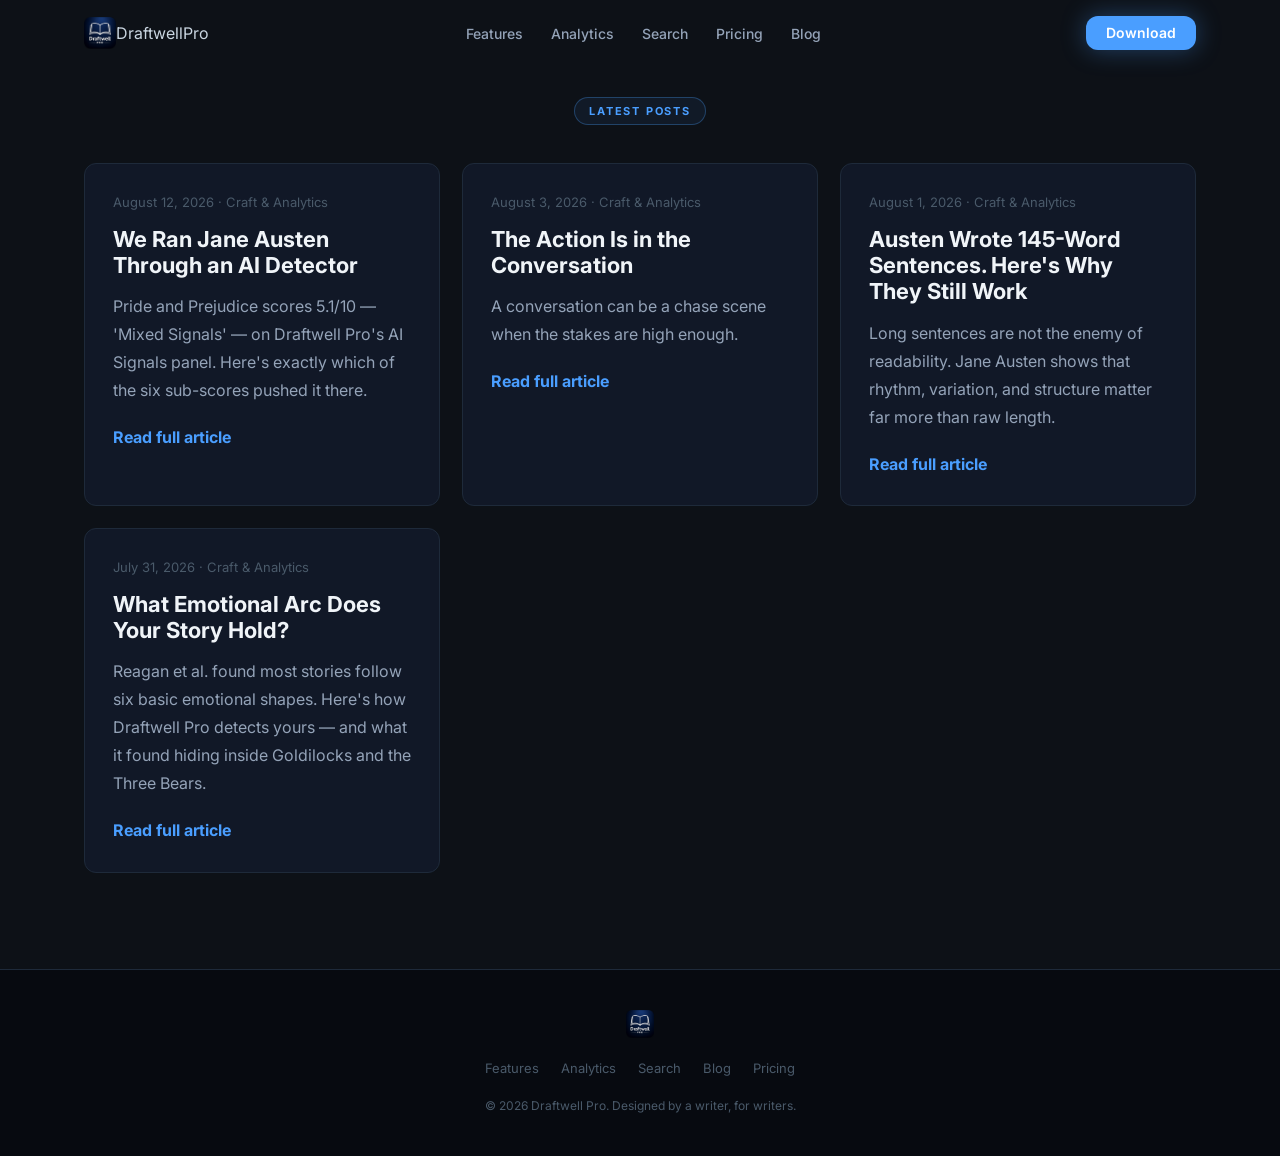
<file: docs/blog.html>
<!DOCTYPE html>
<html lang="en">
<head>
  <meta charset="UTF-8">
  <meta name="viewport" content="width=device-width, initial-scale=1.0">
  <title>Draftwell Pro Blog — Writing, publishing, and market insights</title>
  <meta name="description" content="Draftwell Pro blog posts on writing workflows, author marketing, and independent publishing strategies.">
  <meta name="theme-color" content="#0a0d14">
  <meta property="og:title" content="Draftwell Pro Blog — Writing, publishing, and market insights">
  <meta property="og:description" content="Draftwell Pro blog posts on writing workflows, author marketing, and independent publishing strategies.">
  <meta property="og:image" content="https://draftwellpro.github.io/Draftwell-Pro/images/draftwellBanner.png">
  <meta property="og:type" content="website">
  <meta property="og:url" content="https://draftwellpro.github.io/Draftwell-Pro/blog.html">
  <meta name="twitter:card" content="summary_large_image">
  <meta name="twitter:title" content="Draftwell Pro Blog — Writing, publishing, and market insights">
  <meta name="twitter:description" content="Draftwell Pro blog posts on writing workflows, author marketing, and independent publishing strategies.">
  <meta name="twitter:image" content="https://draftwellpro.github.io/Draftwell-Pro/images/draftwellBanner.png">
  <link rel="preconnect" href="https://fonts.googleapis.com">
  <link rel="preconnect" href="https://fonts.gstatic.com" crossorigin>
  <link href="https://fonts.googleapis.com/css2?family=Inter:opsz,wght@14..32,400;14..32,500;14..32,600;14..32,700;14..32,800;14..32,900&family=JetBrains+Mono:wght@400;600;700&display=swap" rel="stylesheet">
  <link rel="stylesheet" href="css/styles.css">
  <link rel="icon" href="images/Favicon.ico">
</head>
<body>

<nav id="nav">
  <div class="container nav-inner">
    <div class="nav-logo"><img src="images/logo.png" alt="Draftwell Pro"> Draftwell <span>Pro</span></div>
    <ul class="nav-links">
      <li><a href="index.html#editor">Features</a></li>
      <li><a href="index.html#analytics">Analytics</a></li>
      <li><a href="index.html#search">Search</a></li>
      <li><a href="index.html#price">Pricing</a></li>
      <li><a href="blog.html">Blog</a></li>
    </ul>
    <a href="installHelp.html" class="btn btn-primary nav-cta">Download</a>
  </div>
</nav>

<section class="section-alt">
  <div class="container">
    <div class="section-header reveal" style="margin-bottom:24px;">
      <span class="section-label">Latest Posts</span>
    </div>

    <div id="blog-list" class="blog-grid reveal">
      <!-- Blog cards are rendered dynamically from docs/blog/posts.txt by js/blog.js.
           Do not hardcode individual article cards here; add new posts to posts.txt instead. -->
    </div>

    <div id="blog-empty" class="blog-empty" hidden>
      <p>Blog posts are loading. If the list does not appear, the blog is still being assembled or your browser is blocking local fetches.</p>
    </div>

  </div>
</section>

<footer>
  <div class="container footer-inner">
    <div class="footer-logo"><img src="images/logo.png" alt="Draftwell Pro"></div>
    <ul class="footer-links">
      <li><a href="index.html#editor">Features</a></li>
      <li><a href="index.html#analytics">Analytics</a></li>
      <li><a href="index.html#search">Search</a></li>
      <li><a href="blog.html">Blog</a></li>
      <li><a href="index.html#price">Pricing</a></li>
    </ul>
    <div class="footer-copy">&copy; 2026 Draftwell Pro. Designed by a writer, for writers.</div>
  </div>
</footer>

<script src="js/main.js"></script>
<script src="js/blog.js"></script>
</body>
</html>
</file>
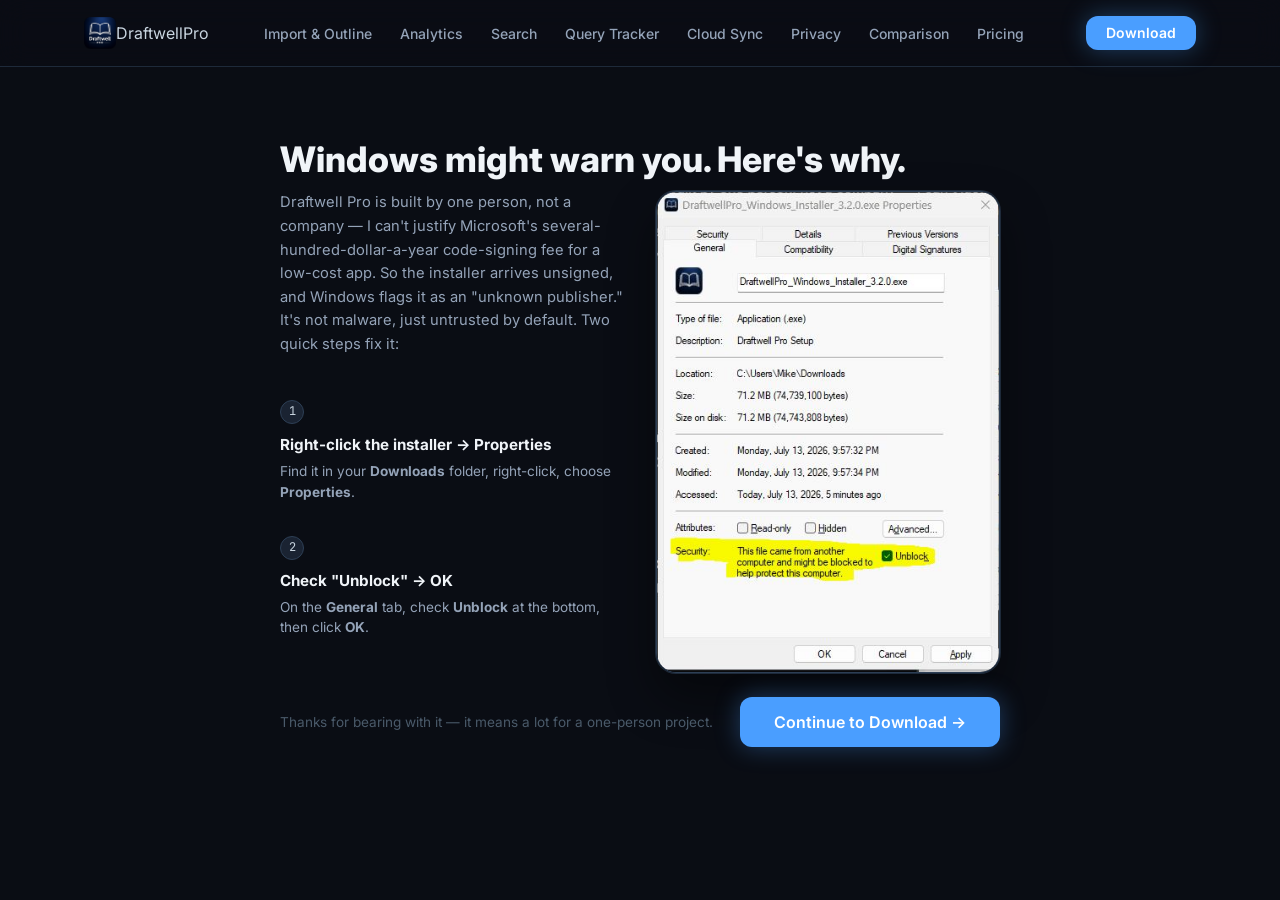
<file: docs/installHelp.html>
<!DOCTYPE html>
<html lang="en">
<head>
  <meta charset="UTF-8">
  <meta name="viewport" content="width=device-width, initial-scale=1.0">
  <title>Before You Download — Draftwell Pro</title>
  <meta name="description" content="Why the Draftwell Pro installer trips Windows warnings, and how to get past them safely.">
  <meta name="theme-color" content="#0a0d14">
  <link rel="preconnect" href="https://fonts.googleapis.com">
  <link rel="preconnect" href="https://fonts.gstatic.com" crossorigin>
  <link href="https://fonts.googleapis.com/css2?family=Inter:opsz,wght@14..32,400;14..32,500;14..32,600;14..32,700;14..32,800;14..32,900&family=JetBrains+Mono:wght@400;600;700&display=swap" rel="stylesheet">
  <link rel="stylesheet" href="css/styles.css">
  <link rel="icon" href="images/Favicon.ico">
  <script async data-id="101507577" src="//static.getclicky.com/js"></script>
  <style>
    html, body { height: 100%; }
    .ih-page {
      min-height: 100vh;
      display: flex;
      flex-direction: column;
      justify-content: center;
      padding: 10px 24px 24px;
    }
    .ih-wrap { max-width: 720px; margin: 0 auto; width: 100%; }
    .ih-wrap h1 {
      font-size: clamp(1.6rem, 4vw, 2.2rem);
      font-weight: 800;
      line-height: 1.15;
      margin-bottom: 12px;
      color: var(--text-1);
    }
    .ih-intro {
      font-size: 0.92rem;
      color: var(--text-3);
      line-height: 1.6;
      margin-bottom: 20px;
    }
    .ih-steps {
      display: grid;
      grid-template-columns: 1fr 1fr;
      gap: 32px;
      margin-bottom: 24px;
      align-items: stretch;
    }
    .ih-step-list { display: flex; flex-direction: column; gap: 20px; }
    .ih-step-num {
      display: inline-flex;
      align-items: center;
      justify-content: center;
      width: 24px;
      height: 24px;
      border-radius: 50%;
      background: var(--bg-4);
      border: 1px solid var(--border-mid);
      font-family: var(--font-mono);
      font-size: 12px;
      color: var(--text-2);
      margin-bottom: 8px;
    }
    .ih-step h3 {
      font-size: 0.95rem;
      font-weight: 700;
      color: var(--text-1);
      margin-bottom: 4px;
    }
    .ih-step p {
      font-size: 0.85rem;
      color: var(--text-3);
      line-height: 1.5;
      margin-bottom: 10px;
    }
    .ih-shot {
      width: 100%;
      height: 100%;
      object-fit: cover;
      border-radius: var(--r-lg);
      border: 1px solid var(--border-mid);
      box-shadow: 0 0 0 1px var(--border-dim), 0 24px 48px rgba(0,0,0,0.45);
      display: block;
    }
    .ih-footer-row {
      display: flex;
      align-items: center;
      justify-content: space-between;
      flex-wrap: wrap;
      gap: 12px;
    }
    .ih-thanks { font-size: 0.85rem; color: var(--text-4); }
    @media (max-width: 640px) {
      .ih-steps { grid-template-columns: 1fr; }
    }
  </style>
</head>
<body>

<!-- ═══════════════════════════ NAV ═══════════════════════════ -->
<nav id="nav" class="scrolled">
  <div class="container nav-inner">
    <a href="index.html" class="nav-logo" style="text-decoration:none;color:inherit"><img src="images/logo.png" alt="Draftwell Pro"> Draftwell <span>Pro</span></a>
    <ul class="nav-links">
      <li><a href="index.html#import">Import &amp; Outline</a></li>
      <li><a href="index.html#analytics">Analytics</a></li>
      <li><a href="index.html#search">Search</a></li>
      <li><a href="index.html#query-tracker">Query Tracker</a></li>
      <li><a href="index.html#cloud-sync">Cloud Sync</a></li>
      <li><a href="index.html#privacy">Privacy</a></li>
      <li><a href="index.html#comparison">Comparison</a></li>
      <li><a href="index.html#price">Pricing</a></li>
    </ul>
    <a href="https://github.com/draftwellpro/Draftwell-Pro/releases/latest" class="btn btn-primary nav-cta">Download</a>
  </div>
</nav>

<div class="ih-page">
  <div class="ih-wrap">

    <h1>Windows might warn you. Here's why.</h1>

    <div class="ih-steps">

      <div class="ih-step-list">
        <p class="ih-intro">Draftwell Pro is built by one person, not a company — I can't justify Microsoft's several-hundred-dollar-a-year code-signing fee for a low-cost app. So the installer arrives unsigned, and Windows flags it as an "unknown publisher." It's not malware, just untrusted by default. Two quick steps fix it:</p>

        <div class="ih-step">
          <div class="ih-step-num">1</div>
          <h3>Right-click the installer &rarr; Properties</h3>
          <p>Find it in your <strong>Downloads</strong> folder, right-click, choose <strong>Properties</strong>.</p>
        </div>

        <div class="ih-step">
          <div class="ih-step-num">2</div>
          <h3>Check "Unblock" &rarr; OK</h3>
          <p>On the <strong>General</strong> tab, check <strong>Unblock</strong> at the bottom, then click <strong>OK</strong>.</p>
        </div>
      </div>

      <img class="ih-shot" src="images/PropertiesUnblock.JPG" alt="Installer Properties dialog with the Unblock checkbox checked">

    </div>

    <div class="ih-footer-row">
      <span class="ih-thanks">Thanks for bearing with it — it means a lot for a one-person project.</span>
      <a href="https://github.com/draftwellpro/Draftwell-Pro/releases/latest" class="btn btn-primary btn-lg">Continue to Download &#8594;</a>
    </div>

  </div>
</div>

</body>
</html>
</file>
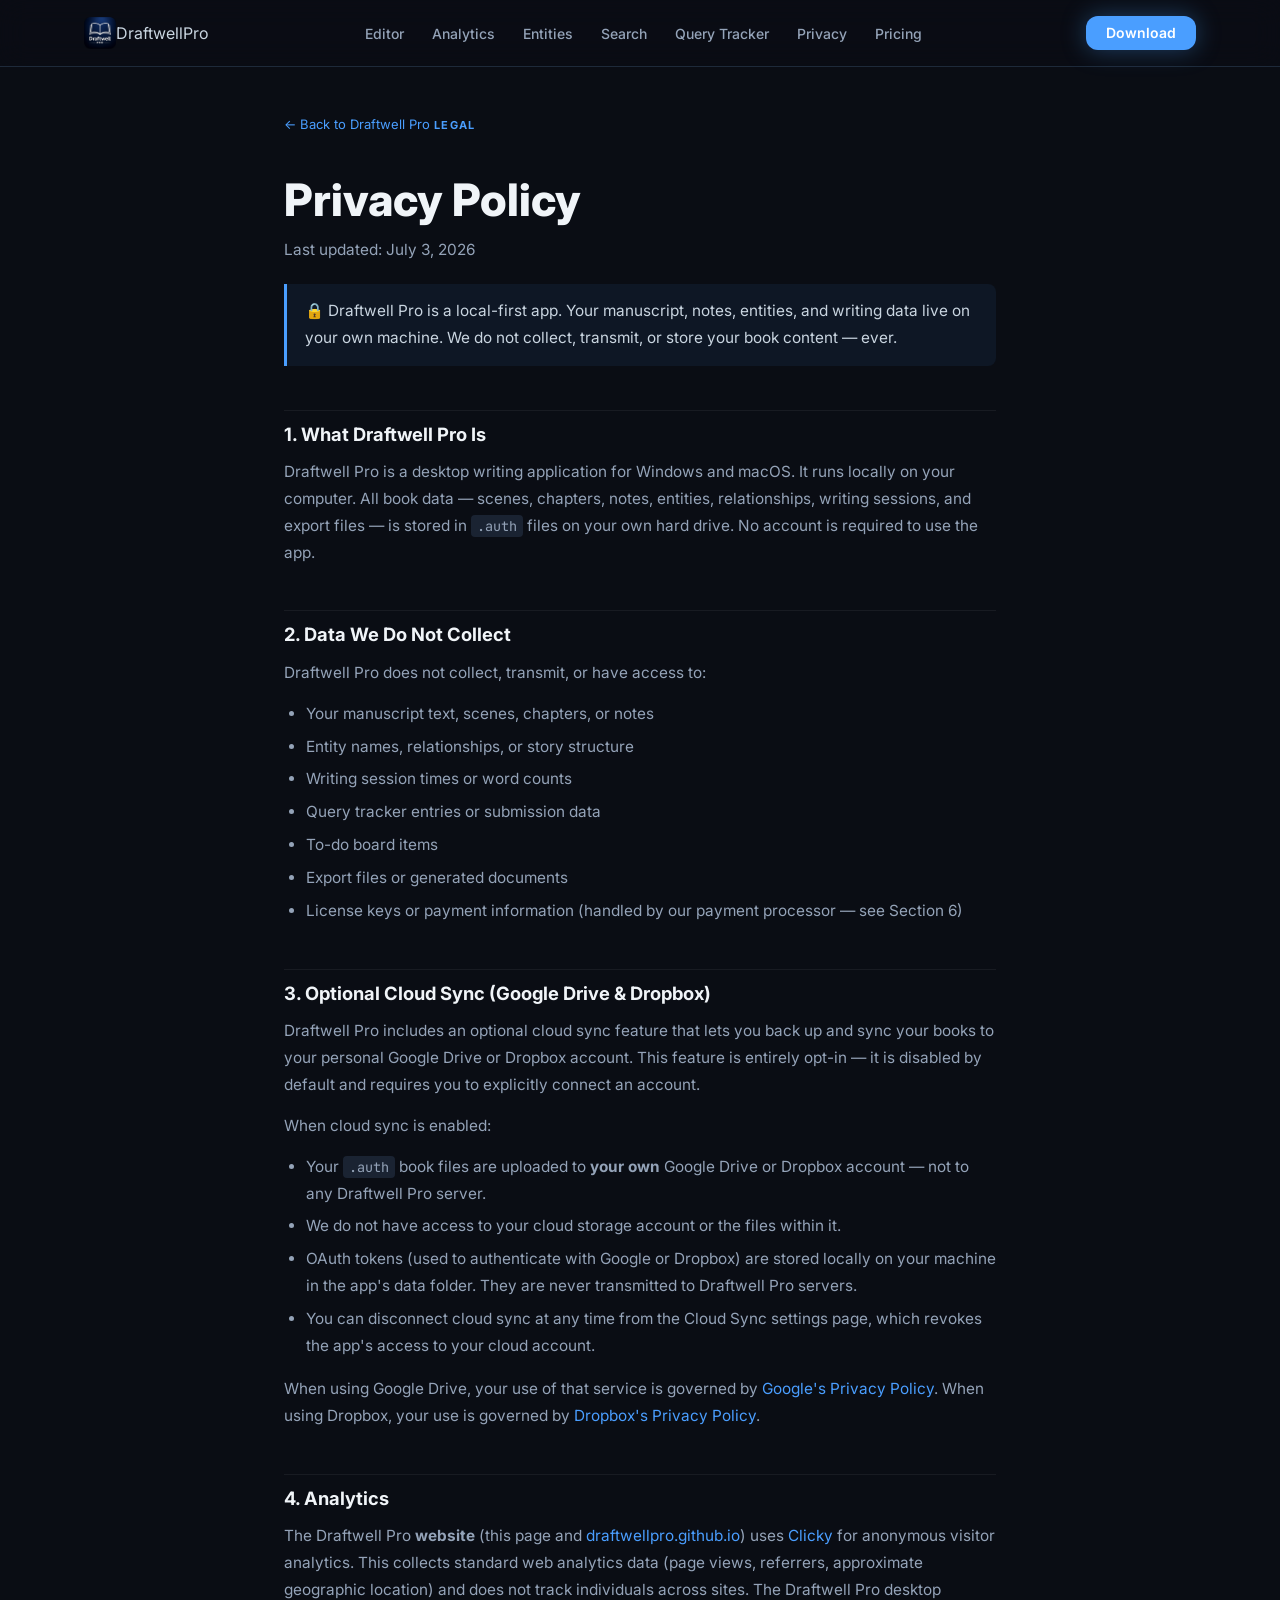
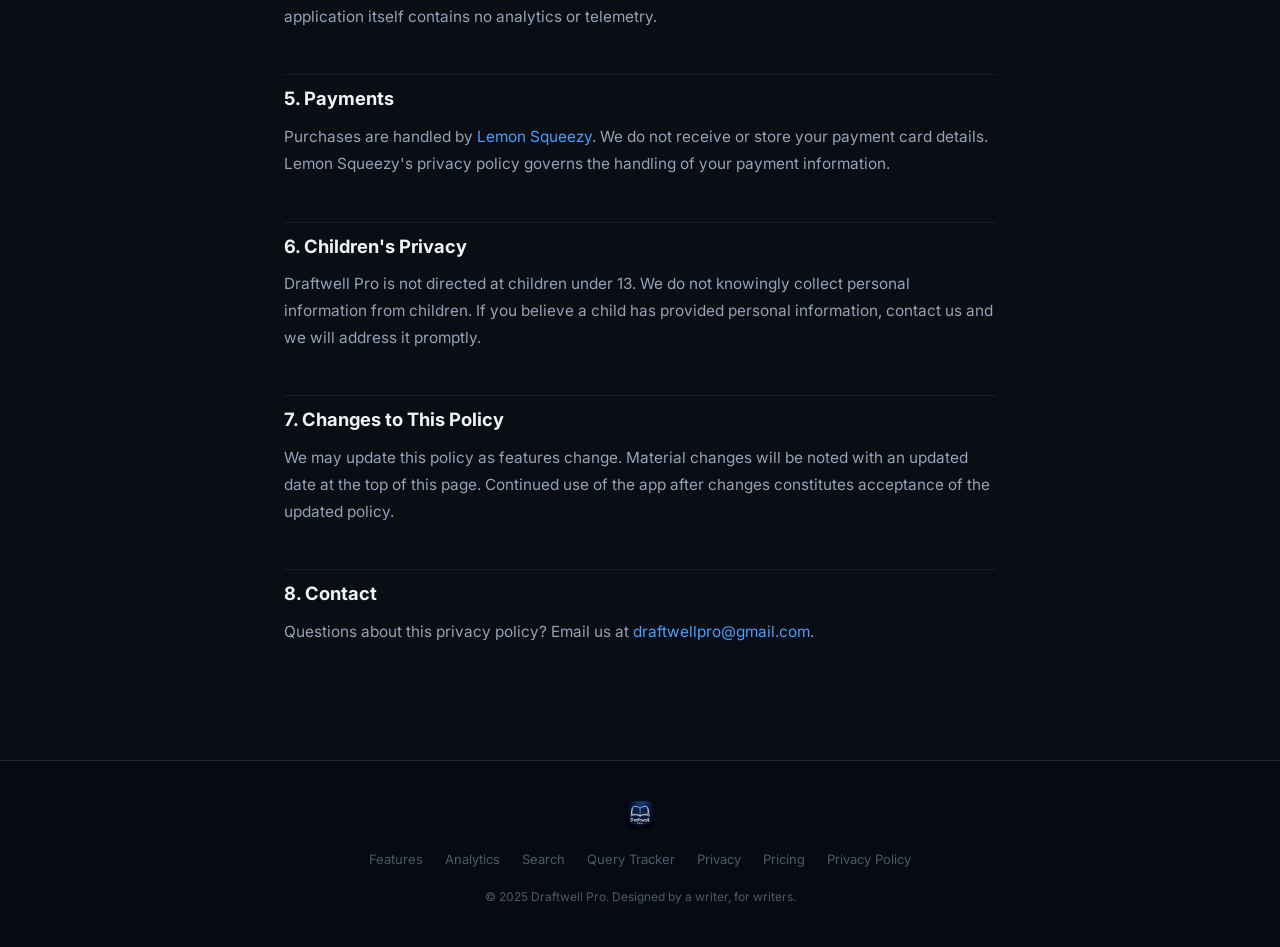
<file: docs/privacyPolicy.html>
<!DOCTYPE html>
<html lang="en">
<head>
  <meta charset="UTF-8">
  <meta name="viewport" content="width=device-width, initial-scale=1.0">
  <title>Privacy Policy — Draftwell Pro</title>
  <meta name="description" content="Privacy policy for Draftwell Pro — a local writing app that keeps your data on your machine.">
  <meta name="theme-color" content="#0a0d14">
  <link rel="preconnect" href="https://fonts.googleapis.com">
  <link rel="preconnect" href="https://fonts.gstatic.com" crossorigin>
  <link href="https://fonts.googleapis.com/css2?family=Inter:opsz,wght@14..32,400;14..32,500;14..32,600;14..32,700;14..32,800;14..32,900&family=JetBrains+Mono:wght@400;600;700&display=swap" rel="stylesheet">
  <link rel="stylesheet" href="css/styles.css">
  <link rel="icon" href="images/Favicon.ico">
  <style>
    .pp-wrap {
      max-width: 760px;
      margin: 0 auto;
      padding: 110px 24px 100px;
    }
    .pp-label {
      display: inline-block;
      font-size: 11px;
      font-weight: 700;
      letter-spacing: .12em;
      text-transform: uppercase;
      color: var(--blue);
      margin-bottom: 14px;
    }
    .pp-wrap h1 {
      font-size: clamp(2rem, 5vw, 2.8rem);
      font-weight: 800;
      line-height: 1.15;
      margin-bottom: 10px;
      color: var(--text-1);
    }
    .pp-updated {
      font-size: 13px;
      color: var(--text-4);
      margin-bottom: 48px;
    }
    .pp-wrap h2 {
      font-size: 1.15rem;
      font-weight: 700;
      color: var(--text-1);
      margin: 44px 0 10px;
      padding-top: 8px;
      border-top: 1px solid rgba(255,255,255,0.06);
    }
    .pp-wrap p {
      font-size: 0.96rem;
      color: var(--text-3);
      line-height: 1.75;
      margin-bottom: 14px;
    }
    .pp-wrap ul {
      margin: 0 0 16px 0;
      padding-left: 22px;
    }
    .pp-wrap ul li {
      font-size: 0.96rem;
      color: var(--text-3);
      line-height: 1.75;
      margin-bottom: 6px;
    }
    .pp-highlight {
      background: rgba(74,158,255,0.07);
      border-left: 3px solid var(--blue);
      border-radius: 0 8px 8px 0;
      padding: 14px 18px;
      margin: 20px 0;
    }
    .pp-highlight p {
      margin: 0;
      color: var(--text-2);
    }
    .pp-wrap a {
      color: var(--blue);
      text-decoration: none;
    }
    .pp-wrap a:hover {
      text-decoration: underline;
    }
    .pp-back {
      display: inline-flex;
      align-items: center;
      gap: 6px;
      font-size: 13px;
      color: var(--text-4);
      text-decoration: none;
      margin-bottom: 40px;
      transition: color .15s;
    }
    .pp-back:hover { color: var(--text-2); text-decoration: none; }
  </style>
</head>
<body>

<!-- ═══════════════════════════ NAV ═══════════════════════════ -->
<nav id="nav" class="scrolled">
  <div class="container nav-inner">
    <a href="index.html" class="nav-logo" style="text-decoration:none;color:inherit"><img src="images/logo.png" alt="Draftwell Pro"> Draftwell <span>Pro</span></a>
    <ul class="nav-links">
      <li><a href="index.html#editor">Editor</a></li>
      <li><a href="index.html#analytics">Analytics</a></li>
      <li><a href="index.html#entities">Entities</a></li>
      <li><a href="index.html#search">Search</a></li>
      <li><a href="index.html#query-tracker">Query Tracker</a></li>
      <li><a href="index.html#privacy">Privacy</a></li>
      <li><a href="index.html#price">Pricing</a></li>
    </ul>
    <a href="https://github.com/draftwellpro/Draftwell-Pro/releases/latest" class="btn btn-primary nav-cta">Download</a>
  </div>
</nav>

<!-- ══════════════════════ PRIVACY POLICY ════════════════════ -->
<div class="pp-wrap">

  <a href="index.html" class="pp-back">&#8592; Back to Draftwell Pro</a>

  <span class="pp-label">Legal</span>
  <h1>Privacy Policy</h1>
  <p class="pp-updated">Last updated: July 3, 2026</p>

  <div class="pp-highlight">
    <p>&#128274; Draftwell Pro is a local-first app. Your manuscript, notes, entities, and writing data live on your own machine. We do not collect, transmit, or store your book content — ever.</p>
  </div>

  <h2>1. What Draftwell Pro Is</h2>
  <p>Draftwell Pro is a desktop writing application for Windows and macOS. It runs locally on your computer. All book data — scenes, chapters, notes, entities, relationships, writing sessions, and export files — is stored in <code>.auth</code> files on your own hard drive. No account is required to use the app.</p>

  <h2>2. Data We Do Not Collect</h2>
  <p>Draftwell Pro does not collect, transmit, or have access to:</p>
  <ul>
    <li>Your manuscript text, scenes, chapters, or notes</li>
    <li>Entity names, relationships, or story structure</li>
    <li>Writing session times or word counts</li>
    <li>Query tracker entries or submission data</li>
    <li>To-do board items</li>
    <li>Export files or generated documents</li>
    <li>License keys or payment information (handled by our payment processor — see Section 6)</li>
  </ul>

  <h2>3. Optional Cloud Sync (Google Drive &amp; Dropbox)</h2>
  <p>Draftwell Pro includes an optional cloud sync feature that lets you back up and sync your books to your personal Google Drive or Dropbox account. This feature is entirely opt-in — it is disabled by default and requires you to explicitly connect an account.</p>
  <p>When cloud sync is enabled:</p>
  <ul>
    <li>Your <code>.auth</code> book files are uploaded to <strong>your own</strong> Google Drive or Dropbox account — not to any Draftwell Pro server.</li>
    <li>We do not have access to your cloud storage account or the files within it.</li>
    <li>OAuth tokens (used to authenticate with Google or Dropbox) are stored locally on your machine in the app's data folder. They are never transmitted to Draftwell Pro servers.</li>
    <li>You can disconnect cloud sync at any time from the Cloud Sync settings page, which revokes the app's access to your cloud account.</li>
  </ul>
  <p>When using Google Drive, your use of that service is governed by <a href="https://policies.google.com/privacy" target="_blank" rel="noopener">Google's Privacy Policy</a>. When using Dropbox, your use is governed by <a href="https://www.dropbox.com/privacy" target="_blank" rel="noopener">Dropbox's Privacy Policy</a>.</p>

  <h2>4. Analytics</h2>
  <p>The Draftwell Pro <strong>website</strong> (this page and <a href="index.html">draftwellpro.github.io</a>) uses <a href="https://getclicky.com" target="_blank" rel="noopener">Clicky</a> for anonymous visitor analytics. This collects standard web analytics data (page views, referrers, approximate geographic location) and does not track individuals across sites. The Draftwell Pro desktop application itself contains no analytics or telemetry.</p>

  <h2>5. Payments</h2>
  <p>Purchases are handled by <a href="https://www.lemonsqueezy.com" target="_blank" rel="noopener">Lemon Squeezy</a>. We do not receive or store your payment card details. Lemon Squeezy's privacy policy governs the handling of your payment information.</p>

  <h2>6. Children's Privacy</h2>
  <p>Draftwell Pro is not directed at children under 13. We do not knowingly collect personal information from children. If you believe a child has provided personal information, contact us and we will address it promptly.</p>

  <h2>7. Changes to This Policy</h2>
  <p>We may update this policy as features change. Material changes will be noted with an updated date at the top of this page. Continued use of the app after changes constitutes acceptance of the updated policy.</p>

  <h2>8. Contact</h2>
  <p>Questions about this privacy policy? Email us at <a href="mailto:draftwellpro@gmail.com">draftwellpro@gmail.com</a>.</p>

</div>

<!-- ═════════════════════════ FOOTER ═════════════════════════ -->
<footer>
  <div class="container footer-inner">
    <div class="footer-logo"><img src="images/logo.png" alt="Draftwell Pro"></div>
    <ul class="footer-links">
      <li><a href="index.html#editor">Features</a></li>
      <li><a href="index.html#analytics">Analytics</a></li>
      <li><a href="index.html#search">Search</a></li>
      <li><a href="index.html#query-tracker">Query Tracker</a></li>
      <li><a href="index.html#privacy">Privacy</a></li>
      <li><a href="index.html#price">Pricing</a></li>
      <li><a href="privacyPolicy.html">Privacy Policy</a></li>
    </ul>
    <div class="footer-copy">&copy; 2025 Draftwell Pro. Designed by a writer, for writers.</div>
  </div>
</footer>

</body>
</html>
</file>
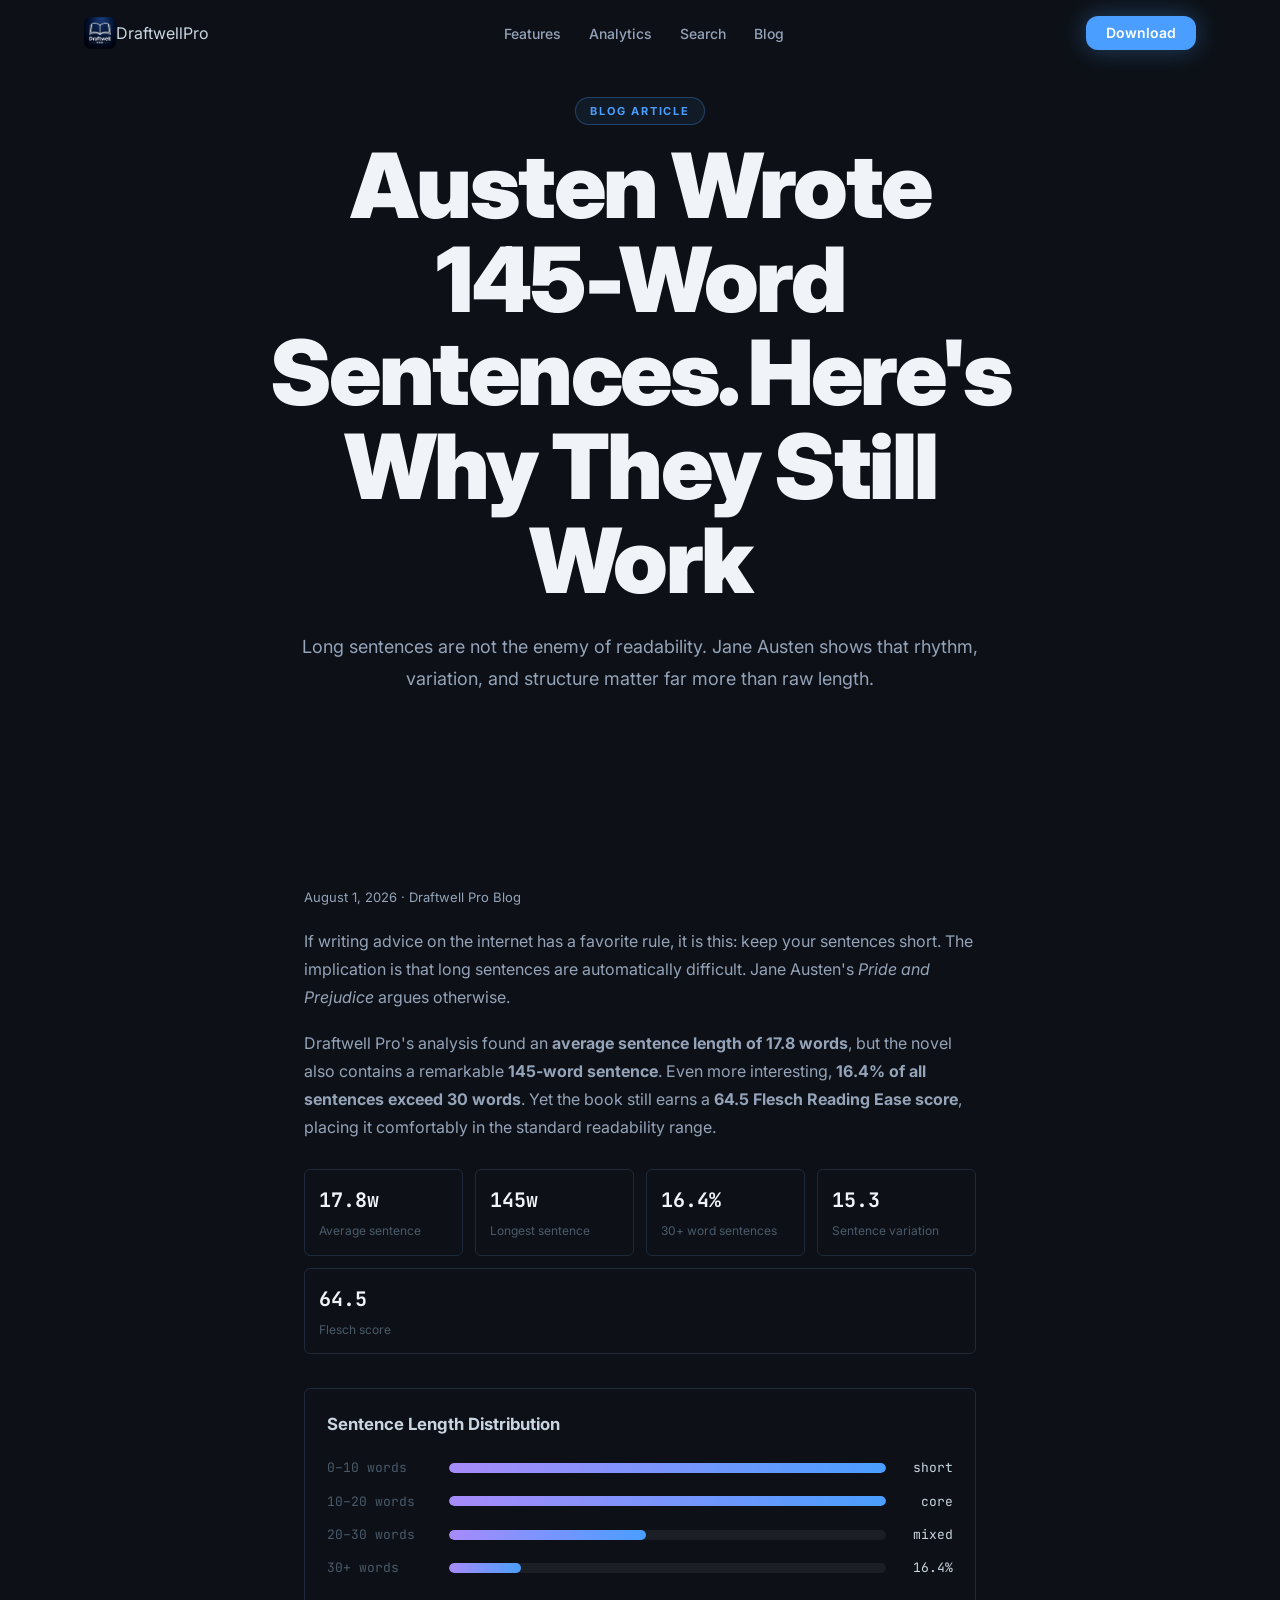
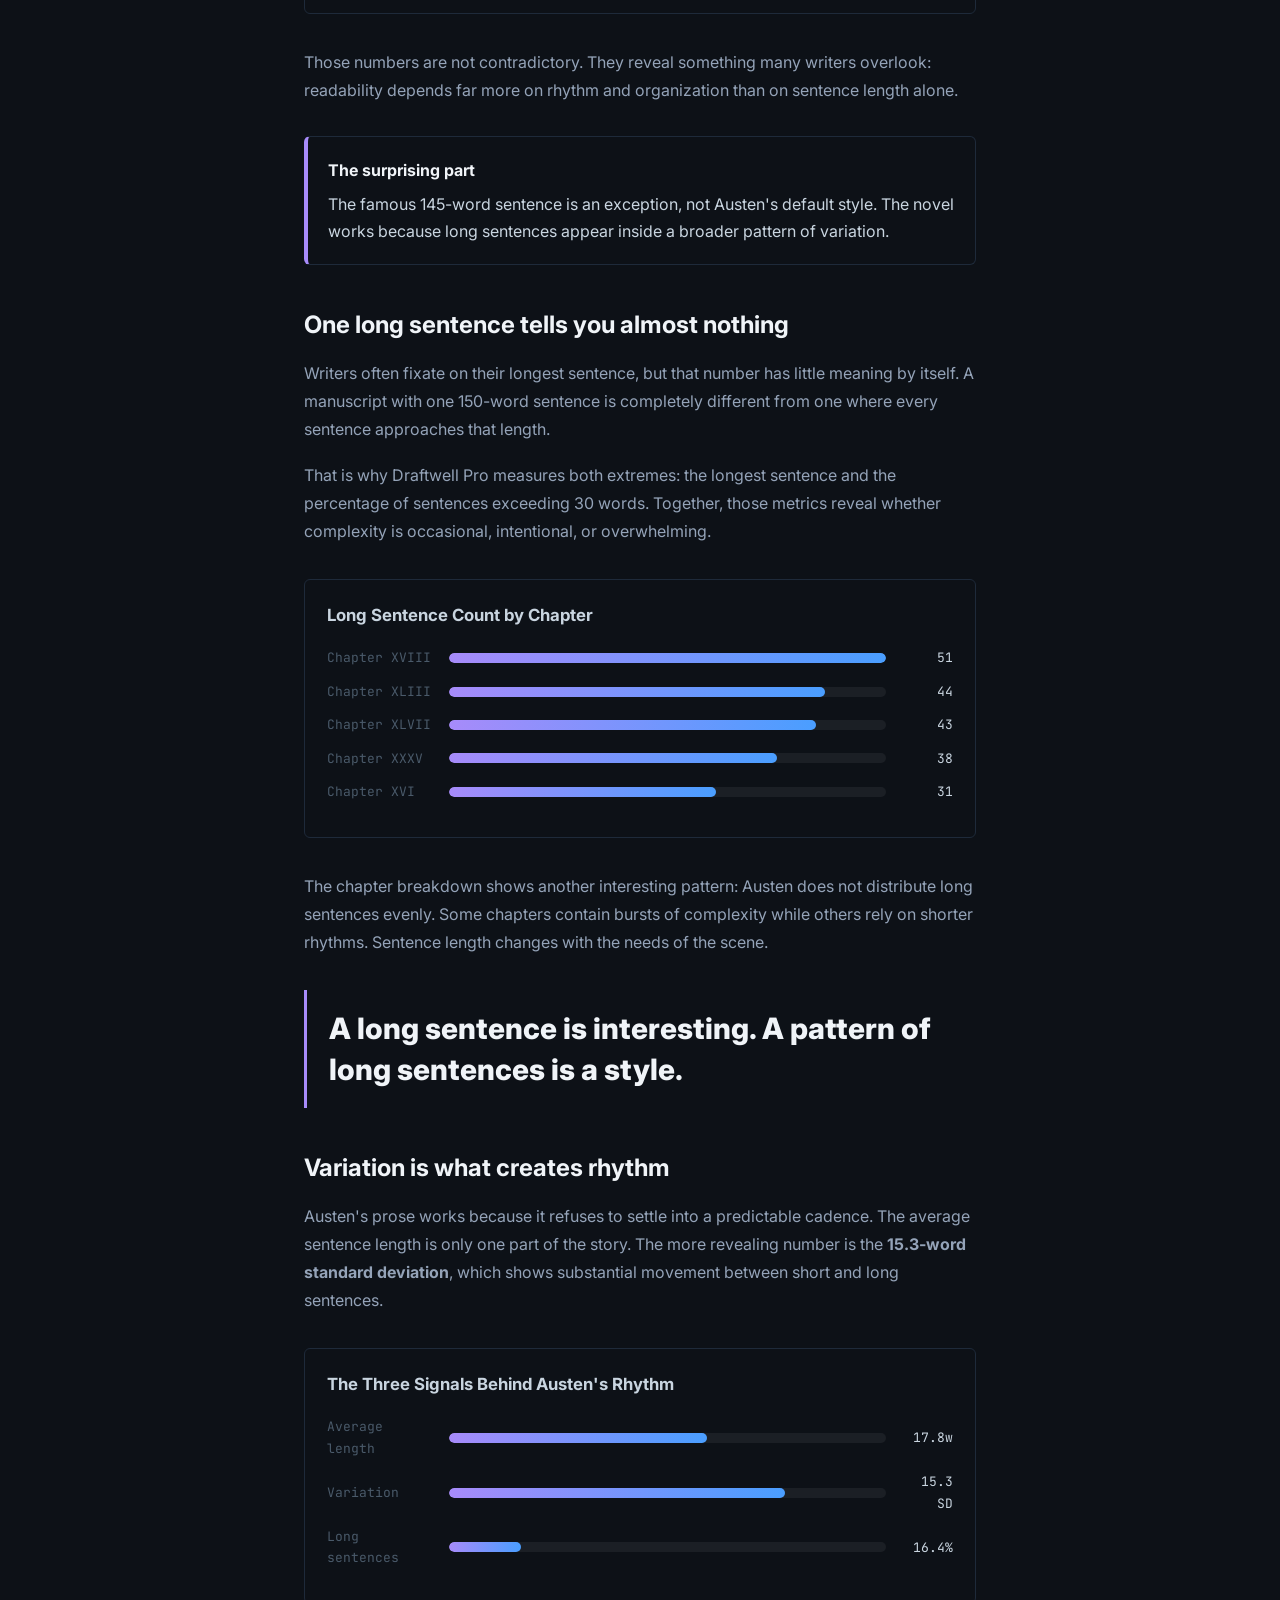
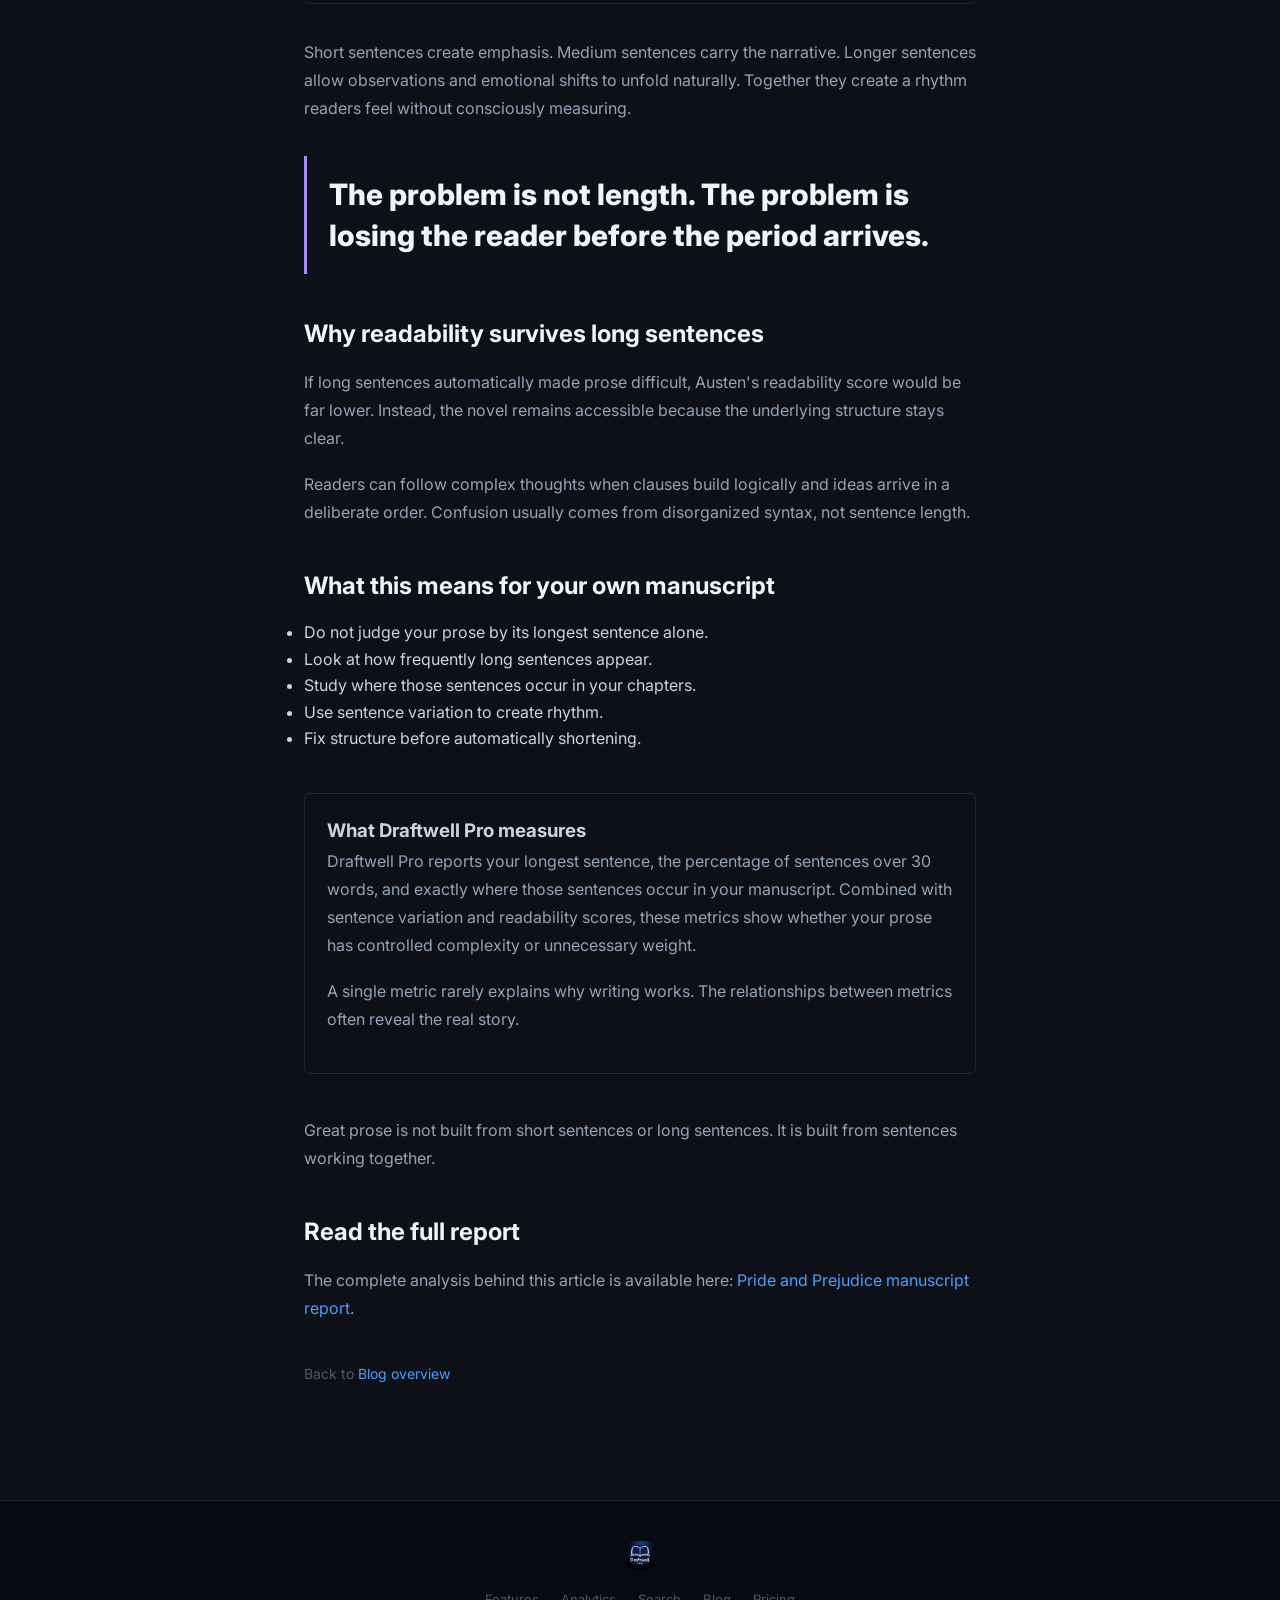
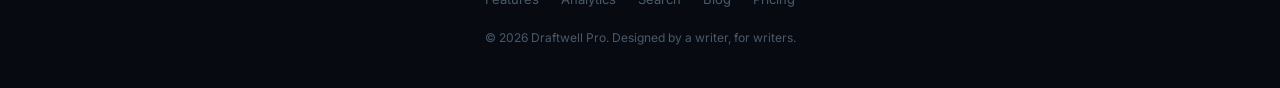
<file: docs/blog/austen-wrote-145-word-sentences-heres-why-they-still-work.html>
<!DOCTYPE html>
<html lang="en">
<head>
  <meta charset="UTF-8">
  <meta name="viewport" content="width=device-width, initial-scale=1.0">
  <title>Austen Wrote 145-Word Sentences. Here's Why They Still Work — Draftwell Pro Blog</title>

  <meta name="description" content="Jane Austen proves that long sentences are not the enemy of readability. What matters is rhythm, variation, and control.">

  <meta name="theme-color" content="#0a0d14">

  <meta property="og:title" content="Austen Wrote 145-Word Sentences. Here's Why They Still Work">
  <meta property="og:description" content="Jane Austen proves that long sentences are not the enemy of readability. Rhythm matters more than raw length.">
  <meta property="og:image" content="https://draftwellpro.github.io/Draftwell-Pro/images/draftwellBanner.png">
  <meta property="og:type" content="article">
  <meta property="og:url" content="https://draftwellpro.github.io/Draftwell-Pro/blog/austen-wrote-145-word-sentences-heres-why-they-still-work.html">

  <meta name="twitter:card" content="summary_large_image">
  <meta name="twitter:title" content="Austen Wrote 145-Word Sentences. Here's Why They Still Work">
  <meta name="twitter:description" content="Jane Austen proves that long sentences are not the enemy of readability. Rhythm matters more than raw length.">
  <meta name="twitter:image" content="https://draftwellpro.github.io/Draftwell-Pro/images/draftwellBanner.png">

  <link rel="preconnect" href="https://fonts.googleapis.com">
  <link rel="preconnect" href="https://fonts.gstatic.com" crossorigin>
  <link href="https://fonts.googleapis.com/css2?family=Inter:opsz,wght@14..32,400;14..32,500;14..32,600;14..32,700;14..32,800;14..32,900&family=JetBrains+Mono:wght@400;600;700&display=swap" rel="stylesheet">
  <link rel="stylesheet" href="../css/styles.css">
  <link rel="icon" href="../images/Favicon.ico">

  <style>
    .stat-row{
      display:flex;
      flex-wrap:wrap;
      gap:12px;
      margin:28px 0;
    }

    .stat-chip{
      flex:1 1 150px;
      background:var(--bg-2);
      border:1px solid var(--border-dim);
      border-radius:var(--r-sm);
      padding:14px;
    }

    .stat-chip .num{
      font-family:var(--font-mono);
      font-size:20px;
      font-weight:700;
      color:var(--text-1);
    }

    .stat-chip .lbl{
      margin-top:4px;
      font-size:12px;
      color:var(--text-4);
    }

    .article-quote{
      border-left:3px solid var(--purple);
      margin:34px 0;
      padding:18px 0 18px 22px;
      font-size:clamp(1.35rem,2.3vw,1.9rem);
      font-weight:800;
      line-height:1.4;
      color:var(--text-1);
    }

    .insight-box{
      margin:32px 0;
      padding:20px;
      background:var(--bg-2);
      border:1px solid var(--border-dim);
      border-left:4px solid var(--purple);
      border-radius:var(--r-sm);
    }

    .insight-box strong{
      display:block;
      margin-bottom:8px;
      color:var(--text-1);
    }

    .chart-card{
      margin:34px 0;
      padding:22px;
      background:var(--bg-2);
      border:1px solid var(--border-dim);
      border-radius:var(--r-sm);
    }

    .chart-card h3{
      margin-top:0;
      margin-bottom:18px;
      font-size:1.05rem;
    }

    .chart-row{
      display:grid;
      grid-template-columns:110px 1fr 55px;
      gap:12px;
      align-items:center;
      margin:12px 0;
      font-size:13px;
    }

    .chart-label{
      color:var(--text-4);
      font-family:var(--font-mono);
    }

    .chart-track{
      height:10px;
      background:rgba(255,255,255,.06);
      border-radius:999px;
      overflow:hidden;
    }

    .chart-fill{
      height:100%;
      background:linear-gradient(90deg,var(--purple),var(--blue));
      border-radius:999px;
    }

    .chart-value{
      text-align:right;
      font-family:var(--font-mono);
      color:var(--text-2);
    }

    .try-box{
      margin:42px 0;
      padding:22px;
      background:var(--bg-2);
      border:1px solid var(--border-dim);
      border-radius:var(--r-sm);
    }

    .try-box h3{
      margin-top:0;
    }
  </style>
</head>

<body>

<nav id="nav">
  <div class="container nav-inner">
    <div class="nav-logo">
      <img src="../images/logo.png" alt="Draftwell Pro">
      Draftwell <span>Pro</span>
    </div>

    <ul class="nav-links">
      <li><a href="../index.html#editor">Features</a></li>
      <li><a href="../index.html#analytics">Analytics</a></li>
      <li><a href="../index.html#search">Search</a></li>
      <li><a href="../blog.html">Blog</a></li>
    </ul>

    <a href="../installHelp.html" class="btn btn-primary nav-cta">Download</a>
  </div>
</nav>

<section class="section-alt" style="text-align:center;">
  <div class="container">
    <div class="hero-content reveal" style="max-width:780px;margin:0 auto;text-align:center;">
      <span class="section-label">Blog Article</span>
      <h1 class="hero-headline">Austen Wrote 145-Word Sentences. Here's Why They Still Work</h1>
      <p class="hero-sub" style="max-width:720px;margin:18px auto 0;">
        Long sentences are not the enemy of readability. Jane Austen shows that rhythm, variation, and structure matter far more than raw length.
      </p>
    </div>
  </div>
</section>

<section class="section-alt">
<div class="container article-content">

<p class="blog-card-meta">August 1, 2026 · Draftwell Pro Blog</p>

<p>
If writing advice on the internet has a favorite rule, it is this: keep your sentences short. The implication is that long sentences are automatically difficult. Jane Austen's <em>Pride and Prejudice</em> argues otherwise.
</p>

<p>
Draftwell Pro's analysis found an <strong>average sentence length of 17.8 words</strong>, but the novel also contains a remarkable <strong>145-word sentence</strong>. Even more interesting, <strong>16.4% of all sentences exceed 30 words</strong>. Yet the book still earns a <strong>64.5 Flesch Reading Ease score</strong>, placing it comfortably in the standard readability range.
</p>

<div class="stat-row">
<div class="stat-chip"><div class="num">17.8w</div><div class="lbl">Average sentence</div></div>
<div class="stat-chip"><div class="num">145w</div><div class="lbl">Longest sentence</div></div>
<div class="stat-chip"><div class="num">16.4%</div><div class="lbl">30+ word sentences</div></div>
<div class="stat-chip"><div class="num">15.3</div><div class="lbl">Sentence variation</div></div>
<div class="stat-chip"><div class="num">64.5</div><div class="lbl">Flesch score</div></div>
</div>

<div class="chart-card">
<h3>Sentence Length Distribution</h3>

<div class="chart-row">
<div class="chart-label">0–10 words</div>
<div class="chart-track"><div class="chart-fill" style="width:100%"></div></div>
<div class="chart-value">short</div>
</div>

<div class="chart-row">
<div class="chart-label">10–20 words</div>
<div class="chart-track"><div class="chart-fill" style="width:100%"></div></div>
<div class="chart-value">core</div>
</div>

<div class="chart-row">
<div class="chart-label">20–30 words</div>
<div class="chart-track"><div class="chart-fill" style="width:45%"></div></div>
<div class="chart-value">mixed</div>
</div>

<div class="chart-row">
<div class="chart-label">30+ words</div>
<div class="chart-track"><div class="chart-fill" style="width:16.4%"></div></div>
<div class="chart-value">16.4%</div>
</div>
</div>

<p>
Those numbers are not contradictory. They reveal something many writers overlook: readability depends far more on rhythm and organization than on sentence length alone.
</p>

<div class="insight-box">
<strong>The surprising part</strong>
The famous 145-word sentence is an exception, not Austen's default style. The novel works because long sentences appear inside a broader pattern of variation.
</div>

<h2>One long sentence tells you almost nothing</h2>

<p>
Writers often fixate on their longest sentence, but that number has little meaning by itself. A manuscript with one 150-word sentence is completely different from one where every sentence approaches that length.
</p>

<p>
That is why Draftwell Pro measures both extremes: the longest sentence and the percentage of sentences exceeding 30 words. Together, those metrics reveal whether complexity is occasional, intentional, or overwhelming.
</p>

<div class="chart-card">
<h3>Long Sentence Count by Chapter</h3>

<div class="chart-row">
<div class="chart-label">Chapter XVIII</div>
<div class="chart-track"><div class="chart-fill" style="width:100%"></div></div>
<div class="chart-value">51</div>
</div>

<div class="chart-row">
<div class="chart-label">Chapter XLIII</div>
<div class="chart-track"><div class="chart-fill" style="width:86%"></div></div>
<div class="chart-value">44</div>
</div>

<div class="chart-row">
<div class="chart-label">Chapter XLVII</div>
<div class="chart-track"><div class="chart-fill" style="width:84%"></div></div>
<div class="chart-value">43</div>
</div>

<div class="chart-row">
<div class="chart-label">Chapter XXXV</div>
<div class="chart-track"><div class="chart-fill" style="width:75%"></div></div>
<div class="chart-value">38</div>
</div>

<div class="chart-row">
<div class="chart-label">Chapter XVI</div>
<div class="chart-track"><div class="chart-fill" style="width:61%"></div></div>
<div class="chart-value">31</div>
</div>
</div>

<p>
The chapter breakdown shows another interesting pattern: Austen does not distribute long sentences evenly. Some chapters contain bursts of complexity while others rely on shorter rhythms. Sentence length changes with the needs of the scene.
</p>

<blockquote class="article-quote">
A long sentence is interesting. A pattern of long sentences is a style.
</blockquote>

<h2>Variation is what creates rhythm</h2>

<p>
Austen's prose works because it refuses to settle into a predictable cadence. The average sentence length is only one part of the story. The more revealing number is the <strong>15.3-word standard deviation</strong>, which shows substantial movement between short and long sentences.
</p>

<div class="chart-card">
<h3>The Three Signals Behind Austen's Rhythm</h3>

<div class="chart-row">
<div class="chart-label">Average length</div>
<div class="chart-track"><div class="chart-fill" style="width:59%"></div></div>
<div class="chart-value">17.8w</div>
</div>

<div class="chart-row">
<div class="chart-label">Variation</div>
<div class="chart-track"><div class="chart-fill" style="width:77%"></div></div>
<div class="chart-value">15.3 SD</div>
</div>

<div class="chart-row">
<div class="chart-label">Long sentences</div>
<div class="chart-track"><div class="chart-fill" style="width:16.4%"></div></div>
<div class="chart-value">16.4%</div>
</div>

</div>

<p>
Short sentences create emphasis. Medium sentences carry the narrative. Longer sentences allow observations and emotional shifts to unfold naturally. Together they create a rhythm readers feel without consciously measuring.
</p>

<blockquote class="article-quote">
The problem is not length. The problem is losing the reader before the period arrives.
</blockquote>

<h2>Why readability survives long sentences</h2>

<p>
If long sentences automatically made prose difficult, Austen's readability score would be far lower. Instead, the novel remains accessible because the underlying structure stays clear.
</p>

<p>
Readers can follow complex thoughts when clauses build logically and ideas arrive in a deliberate order. Confusion usually comes from disorganized syntax, not sentence length.
</p>

<h2>What this means for your own manuscript</h2>

<ul>
<li>Do not judge your prose by its longest sentence alone.</li>
<li>Look at how frequently long sentences appear.</li>
<li>Study where those sentences occur in your chapters.</li>
<li>Use sentence variation to create rhythm.</li>
<li>Fix structure before automatically shortening.</li>
</ul>

<div class="try-box">
<h3>What Draftwell Pro measures</h3>

<p>
Draftwell Pro reports your longest sentence, the percentage of sentences over 30 words, and exactly where those sentences occur in your manuscript. Combined with sentence variation and readability scores, these metrics show whether your prose has controlled complexity or unnecessary weight.
</p>

<p>
A single metric rarely explains why writing works. The relationships between metrics often reveal the real story.
</p>
</div>

<p>
Great prose is not built from short sentences or long sentences. It is built from sentences working together.
</p>

<h2>Read the full report</h2>

<p>
The complete analysis behind this article is available here:
<a href="../Pride%20And%20Prejudice.pdf">Pride and Prejudice manuscript report</a>.
</p>

<p style="margin-top:40px;font-size:14px;color:var(--text-4);">
Back to <a href="../blog.html">Blog overview</a>
</p>

</div>
</section>

<footer>
<div class="container footer-inner">
<div class="footer-logo"><img src="../images/logo.png" alt="Draftwell Pro"></div>

<ul class="footer-links">
<li><a href="../index.html#editor">Features</a></li>
<li><a href="../index.html#analytics">Analytics</a></li>
<li><a href="../index.html#search">Search</a></li>
<li><a href="../blog.html">Blog</a></li>
<li><a href="../index.html#price">Pricing</a></li>
</ul>

<div class="footer-copy">
&copy; 2026 Draftwell Pro. Designed by a writer, for writers.
</div>
</div>
</footer>

<script src="../js/main.js"></script>

</body>
</html>
</file>
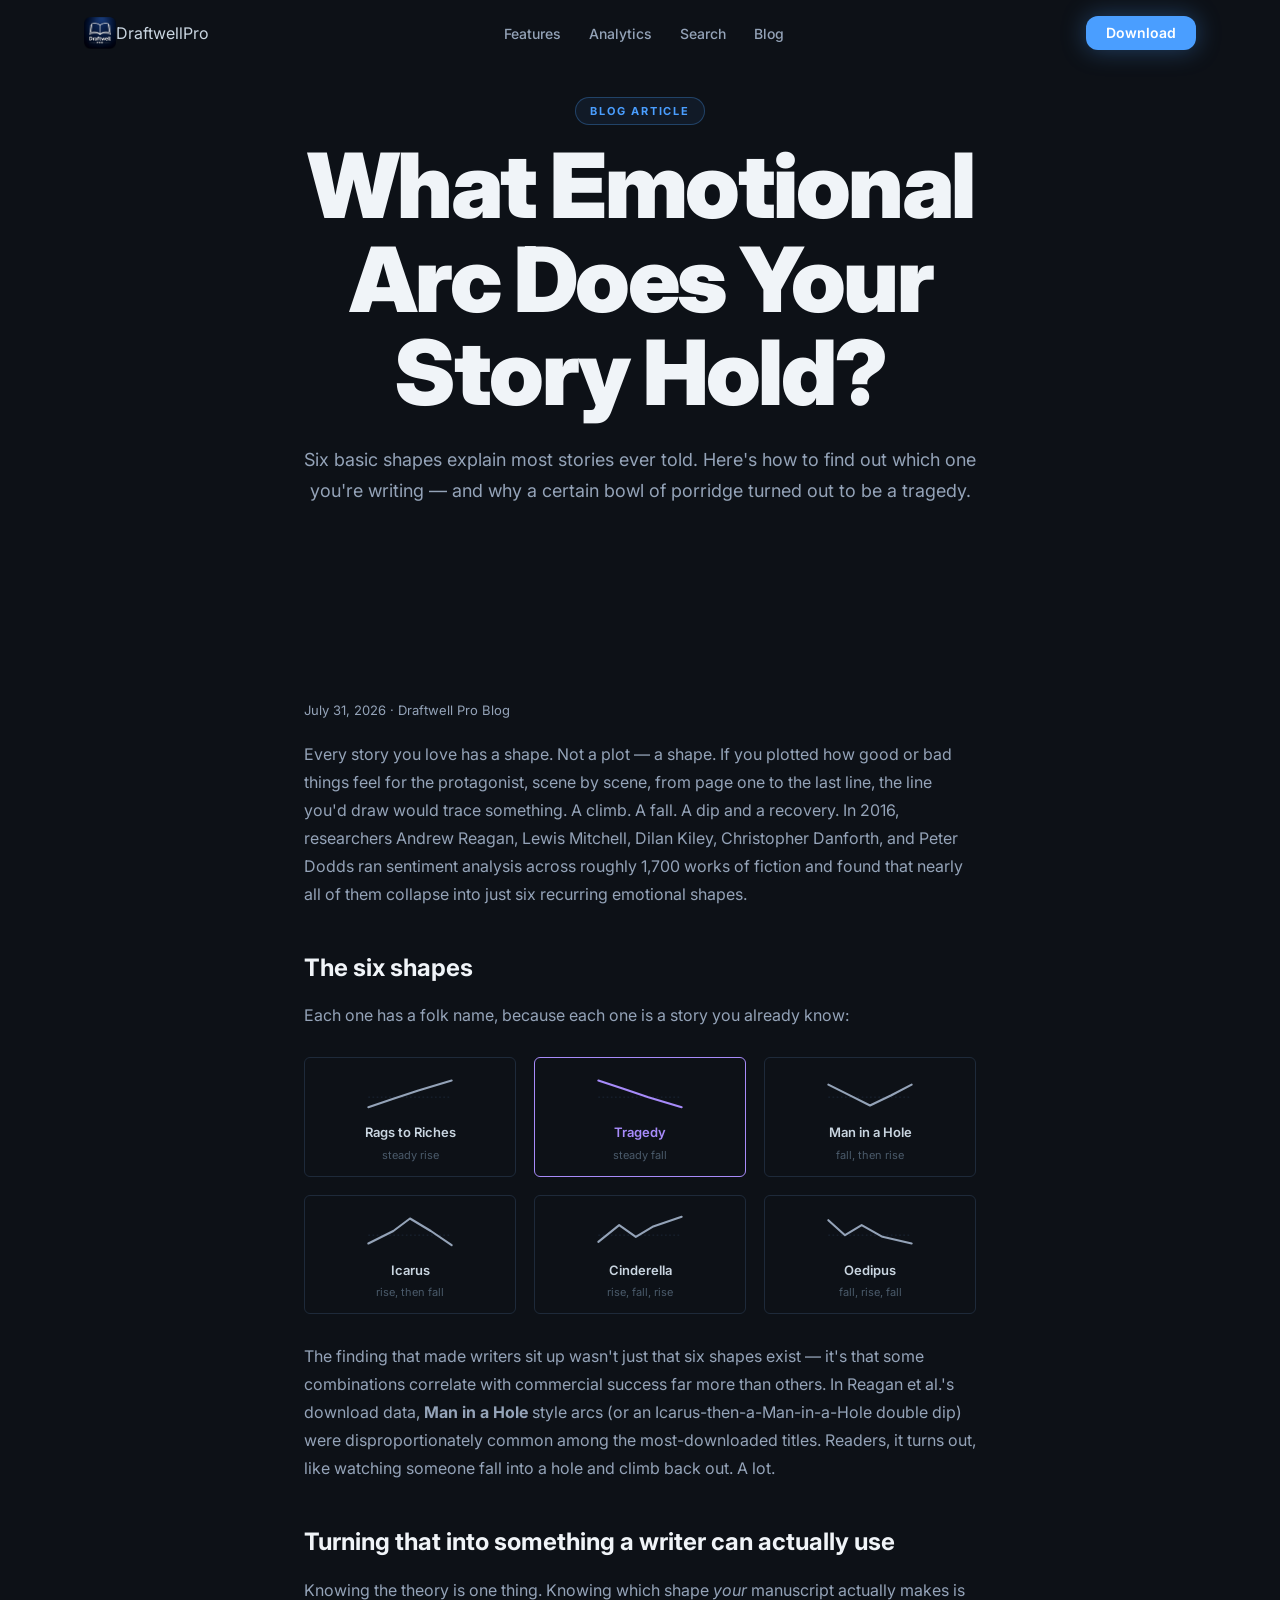
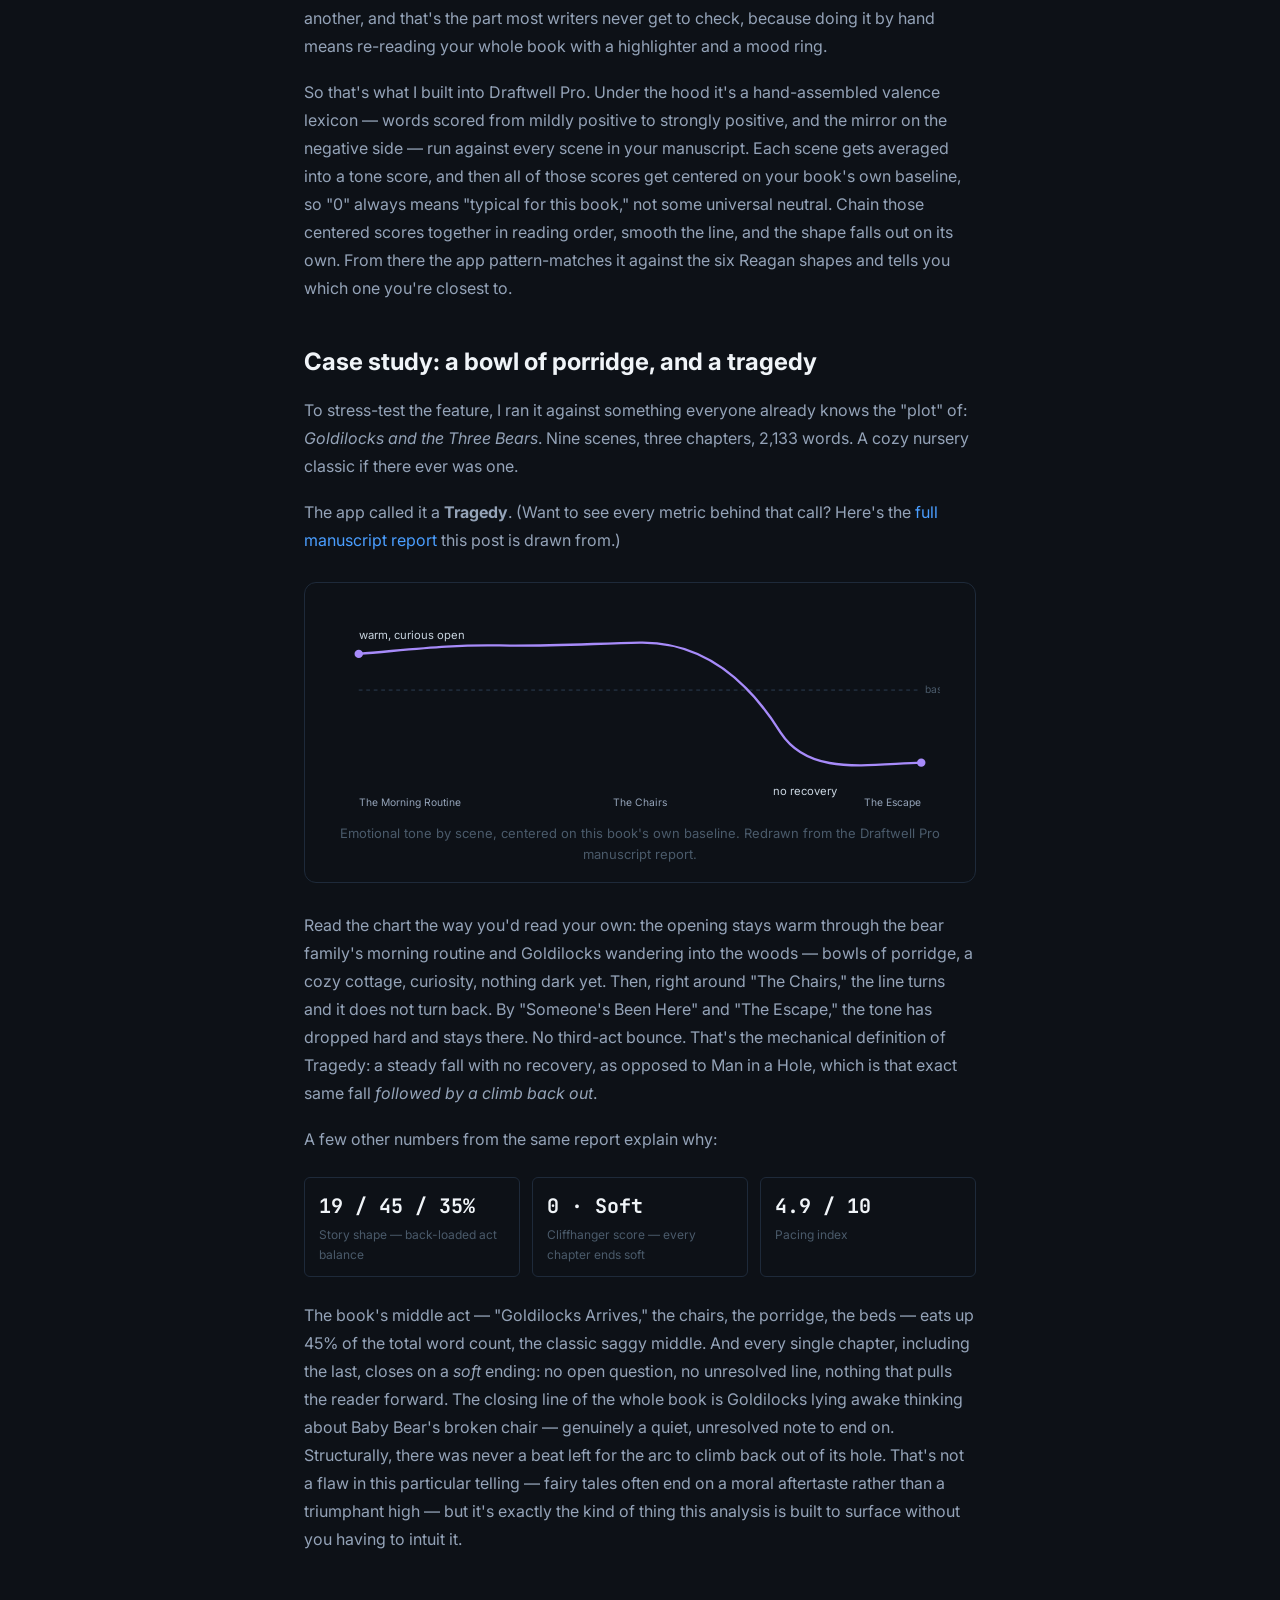
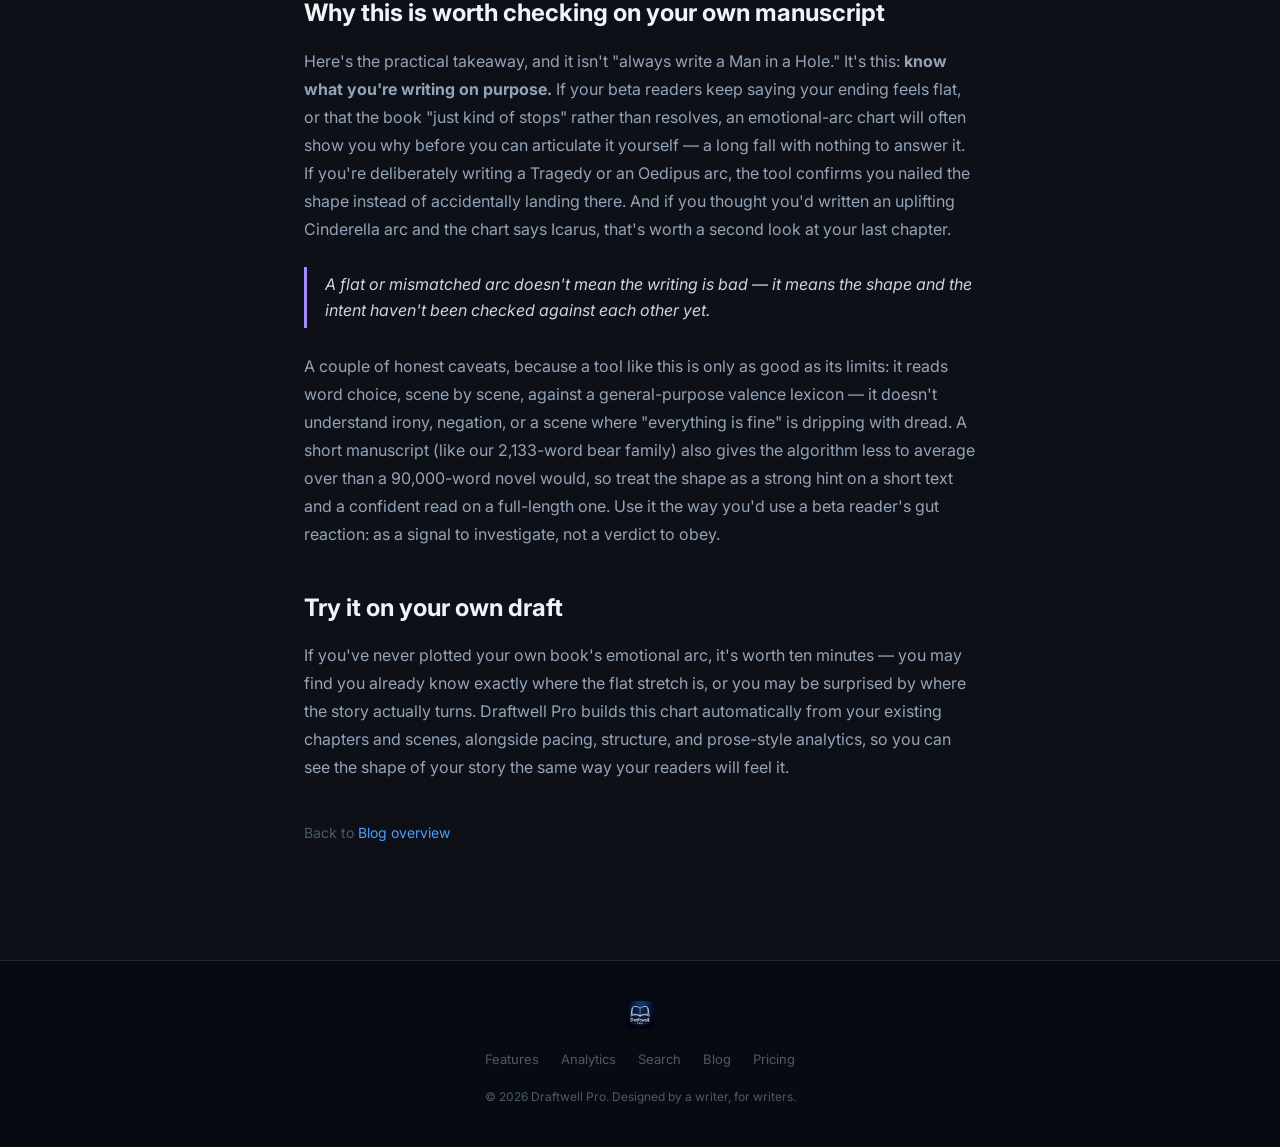
<file: docs/blog/emotional-arc-of-your-story.html>
<!DOCTYPE html>
<html lang="en">
<head>
  <meta charset="UTF-8">
  <meta name="viewport" content="width=device-width, initial-scale=1.0">
  <title>What Emotional Arc Does Your Story Hold? — Draftwell Pro Blog</title>
  <meta name="description" content="Reagan et al. found most stories follow six basic emotional shapes. Here's how Draftwell Pro detects yours from your own manuscript — and what it found hiding inside Goldilocks and the Three Bears.">
  <meta name="theme-color" content="#0a0d14">
  <meta property="og:title" content="What Emotional Arc Does Your Story Hold?">
  <meta property="og:description" content="Reagan et al. found most stories follow six basic emotional shapes. Here's how Draftwell Pro detects yours — and what it found hiding inside Goldilocks and the Three Bears.">
  <meta property="og:image" content="https://draftwellpro.github.io/Draftwell-Pro/images/draftwellBanner.png">
  <meta property="og:type" content="article">
  <meta property="og:url" content="https://draftwellpro.github.io/Draftwell-Pro/blog/emotional-arc-of-your-story.html">
  <meta name="twitter:card" content="summary_large_image">
  <meta name="twitter:title" content="What Emotional Arc Does Your Story Hold?">
  <meta name="twitter:description" content="Reagan et al. found most stories follow six basic emotional shapes. Here's how Draftwell Pro detects yours — and what it found hiding inside Goldilocks and the Three Bears.">
  <meta name="twitter:image" content="https://draftwellpro.github.io/Draftwell-Pro/images/draftwellBanner.png">
  <link rel="preconnect" href="https://fonts.googleapis.com">
  <link rel="preconnect" href="https://fonts.gstatic.com" crossorigin>
  <link href="https://fonts.googleapis.com/css2?family=Inter:opsz,wght@14..32,400;14..32,500;14..32,600;14..32,700;14..32,800;14..32,900&family=JetBrains+Mono:wght@400;600;700&display=swap" rel="stylesheet">
  <link rel="stylesheet" href="../css/styles.css">
  <link rel="icon" href="../images/Favicon.ico">
  <style>
    .arc-figure {
      background: var(--bg-2);
      border: 1px solid var(--border-dim);
      border-radius: var(--r-md);
      padding: 24px 20px 16px;
      margin: 28px 0;
    }
    .arc-figure figcaption {
      font-size: 13px;
      color: var(--text-4);
      margin-top: 10px;
      text-align: center;
    }
    .shape-grid {
      display: grid;
      grid-template-columns: repeat(3, 1fr);
      gap: 18px;
      margin: 28px 0;
    }
    .shape-card {
      background: var(--bg-2);
      border: 1px solid var(--border-dim);
      border-radius: var(--r-sm);
      padding: 14px 10px 12px;
      text-align: center;
    }
    .shape-card.is-match { border-color: var(--purple); }
    .shape-card svg { display: block; margin: 0 auto; }
    .shape-card .shape-name {
      font-size: 13px;
      font-weight: 600;
      color: var(--text-2);
      margin-top: 8px;
    }
    .shape-card.is-match .shape-name { color: var(--purple); }
    .shape-card .shape-tag {
      font-size: 11px;
      color: var(--text-4);
      margin-top: 2px;
    }
    .stat-row {
      display: flex;
      flex-wrap: wrap;
      gap: 12px;
      margin: 24px 0;
    }
    .stat-chip {
      flex: 1 1 140px;
      background: var(--bg-2);
      border: 1px solid var(--border-dim);
      border-radius: var(--r-sm);
      padding: 12px 14px;
    }
    .stat-chip .num { font-family: var(--font-mono); font-size: 20px; color: var(--text-1); font-weight: 700; }
    .stat-chip .lbl { font-size: 12px; color: var(--text-4); margin-top: 2px; }
    .article-content blockquote {
      border-left: 3px solid var(--purple);
      margin: 24px 0;
      padding: 4px 0 4px 18px;
      color: var(--text-2);
      font-style: italic;
    }
    @media (max-width: 640px) {
      .shape-grid { grid-template-columns: repeat(2, 1fr); }
    }
  </style>
</head>
<body>

<nav id="nav">
  <div class="container nav-inner">
    <div class="nav-logo"><img src="../images/logo.png" alt="Draftwell Pro"> Draftwell <span>Pro</span></div>
    <ul class="nav-links">
      <li><a href="../index.html#editor">Features</a></li>
      <li><a href="../index.html#analytics">Analytics</a></li>
      <li><a href="../index.html#search">Search</a></li>
      <li><a href="../blog.html">Blog</a></li>
    </ul>
    <a href="../installHelp.html" class="btn btn-primary nav-cta">Download</a>
  </div>
</nav>

<section class="section-alt" style="text-align:center;">
  <div class="container">
    <div class="hero-content reveal" style="max-width:780px;margin:0 auto;text-align:center;">
      <span class="section-label">Blog Article</span>
      <h1 class="hero-headline">What Emotional Arc Does Your Story Hold?</h1>
      <p class="hero-sub" style="max-width:720px;margin:18px auto 0;">Six basic shapes explain most stories ever told. Here's how to find out which one you're writing — and why a certain bowl of porridge turned out to be a tragedy.</p>
    </div>
  </div>
</section>

<section class="section-alt">
  <div class="container article-content">
    <p class="blog-card-meta">July 31, 2026 · Draftwell Pro Blog</p>

    <p>Every story you love has a shape. Not a plot — a shape. If you plotted how good or bad things feel for the protagonist, scene by scene, from page one to the last line, the line you'd draw would trace something. A climb. A fall. A dip and a recovery. In 2016, researchers Andrew Reagan, Lewis Mitchell, Dilan Kiley, Christopher Danforth, and Peter Dodds ran sentiment analysis across roughly 1,700 works of fiction and found that nearly all of them collapse into just six recurring emotional shapes.</p>

    <h2>The six shapes</h2>
    <p>Each one has a folk name, because each one is a story you already know:</p>

    <div class="shape-grid">
      <div class="shape-card">
        <svg viewBox="0 0 120 50" width="100" height="42"><line x1="10" y1="30" x2="110" y2="30" stroke="#1e2a3a" stroke-width="1" stroke-dasharray="2,3"/><polyline points="10,42 40,32 70,22 110,10" fill="none" stroke="#94a3b8" stroke-width="2.5" stroke-linecap="round" stroke-linejoin="round"/></svg>
        <div class="shape-name">Rags to Riches</div>
        <div class="shape-tag">steady rise</div>
      </div>
      <div class="shape-card is-match">
        <svg viewBox="0 0 120 50" width="100" height="42"><line x1="10" y1="30" x2="110" y2="30" stroke="#1e2a3a" stroke-width="1" stroke-dasharray="2,3"/><polyline points="10,10 40,20 70,30 110,42" fill="none" stroke="#a78bfa" stroke-width="2.5" stroke-linecap="round" stroke-linejoin="round"/></svg>
        <div class="shape-name">Tragedy</div>
        <div class="shape-tag">steady fall</div>
      </div>
      <div class="shape-card">
        <svg viewBox="0 0 120 50" width="100" height="42"><line x1="10" y1="30" x2="110" y2="30" stroke="#1e2a3a" stroke-width="1" stroke-dasharray="2,3"/><polyline points="10,15 40,30 60,40 85,28 110,15" fill="none" stroke="#94a3b8" stroke-width="2.5" stroke-linecap="round" stroke-linejoin="round"/></svg>
        <div class="shape-name">Man in a Hole</div>
        <div class="shape-tag">fall, then rise</div>
      </div>
      <div class="shape-card">
        <svg viewBox="0 0 120 50" width="100" height="42"><line x1="10" y1="30" x2="110" y2="30" stroke="#1e2a3a" stroke-width="1" stroke-dasharray="2,3"/><polyline points="10,40 40,25 60,10 85,25 110,42" fill="none" stroke="#94a3b8" stroke-width="2.5" stroke-linecap="round" stroke-linejoin="round"/></svg>
        <div class="shape-name">Icarus</div>
        <div class="shape-tag">rise, then fall</div>
      </div>
      <div class="shape-card">
        <svg viewBox="0 0 120 50" width="100" height="42"><line x1="10" y1="30" x2="110" y2="30" stroke="#1e2a3a" stroke-width="1" stroke-dasharray="2,3"/><polyline points="10,38 35,18 55,32 75,20 110,8" fill="none" stroke="#94a3b8" stroke-width="2.5" stroke-linecap="round" stroke-linejoin="round"/></svg>
        <div class="shape-name">Cinderella</div>
        <div class="shape-tag">rise, fall, rise</div>
      </div>
      <div class="shape-card">
        <svg viewBox="0 0 120 50" width="100" height="42"><line x1="10" y1="30" x2="110" y2="30" stroke="#1e2a3a" stroke-width="1" stroke-dasharray="2,3"/><polyline points="10,12 30,30 50,18 75,32 110,40" fill="none" stroke="#94a3b8" stroke-width="2.5" stroke-linecap="round" stroke-linejoin="round"/></svg>
        <div class="shape-name">Oedipus</div>
        <div class="shape-tag">fall, rise, fall</div>
      </div>
    </div>

    <p>The finding that made writers sit up wasn't just that six shapes exist — it's that some combinations correlate with commercial success far more than others. In Reagan et al.'s download data, <strong>Man in a Hole</strong> style arcs (or an Icarus-then-a-Man-in-a-Hole double dip) were disproportionately common among the most-downloaded titles. Readers, it turns out, like watching someone fall into a hole and climb back out. A lot.</p>

    <h2>Turning that into something a writer can actually use</h2>
    <p>Knowing the theory is one thing. Knowing which shape <em>your</em> manuscript actually makes is another, and that's the part most writers never get to check, because doing it by hand means re-reading your whole book with a highlighter and a mood ring.</p>
    <p>So that's what I built into Draftwell Pro. Under the hood it's a hand-assembled valence lexicon — words scored from mildly positive to strongly positive, and the mirror on the negative side — run against every scene in your manuscript. Each scene gets averaged into a tone score, and then all of those scores get centered on your book's own baseline, so "0" always means "typical for this book," not some universal neutral. Chain those centered scores together in reading order, smooth the line, and the shape falls out on its own. From there the app pattern-matches it against the six Reagan shapes and tells you which one you're closest to.</p>

    <h2>Case study: a bowl of porridge, and a tragedy</h2>
    <p>To stress-test the feature, I ran it against something everyone already knows the "plot" of: <em>Goldilocks and the Three Bears</em>. Nine scenes, three chapters, 2,133 words. A cozy nursery classic if there ever was one.</p>
    <p>The app called it a <strong>Tragedy</strong>. (Want to see every metric behind that call? Here's the <a href="../GoldilocksAndTheThreeBears_ComprehensiveAnalysis.pdf">full manuscript report</a> this post is drawn from.)</p>

    <div class="arc-figure">
      <svg viewBox="0 0 640 220" width="100%" style="max-width:600px;display:block;margin:0 auto;">
        <line x1="20" y1="88.6" x2="620" y2="88.6" stroke="#2d3f55" stroke-width="1" stroke-dasharray="4,4"/>
        <text x="624" y="92" font-size="11" fill="#4a5a6a" font-family="Inter,sans-serif">baseline</text>
        <path d="M20,50 C80,45 120,40 170,41 C220,42 270,39 320,38 C380,37 430,70 470,134 C500,180 560,168 620,166"
              fill="none" stroke="#a78bfa" stroke-width="2.5" stroke-linecap="round"/>
        <circle cx="20" cy="50" r="4.5" fill="#a78bfa"/>
        <circle cx="620" cy="166" r="4.5" fill="#a78bfa"/>
        <text x="20" y="34" font-size="12" fill="#c9d5e0" font-family="Inter,sans-serif">warm, curious open</text>
        <text x="530" y="200" font-size="12" fill="#c9d5e0" font-family="Inter,sans-serif" text-anchor="end">no recovery</text>
        <text x="20" y="212" font-size="11" fill="#94a3b8" font-family="Inter,sans-serif">The Morning Routine</text>
        <text x="320" y="212" font-size="11" fill="#94a3b8" font-family="Inter,sans-serif" text-anchor="middle">The Chairs</text>
        <text x="620" y="212" font-size="11" fill="#94a3b8" font-family="Inter,sans-serif" text-anchor="end">The Escape</text>
      </svg>
      <figcaption>Emotional tone by scene, centered on this book's own baseline. Redrawn from the Draftwell Pro manuscript report.</figcaption>
    </div>

    <p>Read the chart the way you'd read your own: the opening stays warm through the bear family's morning routine and Goldilocks wandering into the woods — bowls of porridge, a cozy cottage, curiosity, nothing dark yet. Then, right around "The Chairs," the line turns and it does not turn back. By "Someone's Been Here" and "The Escape," the tone has dropped hard and stays there. No third-act bounce. That's the mechanical definition of Tragedy: a steady fall with no recovery, as opposed to Man in a Hole, which is that exact same fall <em>followed by a climb back out</em>.</p>

    <p>A few other numbers from the same report explain why:</p>

    <div class="stat-row">
      <div class="stat-chip"><div class="num">19 / 45 / 35%</div><div class="lbl">Story shape — back-loaded act balance</div></div>
      <div class="stat-chip"><div class="num">0 · Soft</div><div class="lbl">Cliffhanger score — every chapter ends soft</div></div>
      <div class="stat-chip"><div class="num">4.9 / 10</div><div class="lbl">Pacing index</div></div>
    </div>

    <p>The book's middle act — "Goldilocks Arrives," the chairs, the porridge, the beds — eats up 45% of the total word count, the classic saggy middle. And every single chapter, including the last, closes on a <em>soft</em> ending: no open question, no unresolved line, nothing that pulls the reader forward. The closing line of the whole book is Goldilocks lying awake thinking about Baby Bear's broken chair — genuinely a quiet, unresolved note to end on. Structurally, there was never a beat left for the arc to climb back out of its hole. That's not a flaw in this particular telling — fairy tales often end on a moral aftertaste rather than a triumphant high — but it's exactly the kind of thing this analysis is built to surface without you having to intuit it.</p>

    <h2>Why this is worth checking on your own manuscript</h2>
    <p>Here's the practical takeaway, and it isn't "always write a Man in a Hole." It's this: <strong>know what you're writing on purpose.</strong> If your beta readers keep saying your ending feels flat, or that the book "just kind of stops" rather than resolves, an emotional-arc chart will often show you why before you can articulate it yourself — a long fall with nothing to answer it. If you're deliberately writing a Tragedy or an Oedipus arc, the tool confirms you nailed the shape instead of accidentally landing there. And if you thought you'd written an uplifting Cinderella arc and the chart says Icarus, that's worth a second look at your last chapter.</p>

    <blockquote>A flat or mismatched arc doesn't mean the writing is bad — it means the shape and the intent haven't been checked against each other yet.</blockquote>

    <p>A couple of honest caveats, because a tool like this is only as good as its limits: it reads word choice, scene by scene, against a general-purpose valence lexicon — it doesn't understand irony, negation, or a scene where "everything is fine" is dripping with dread. A short manuscript (like our 2,133-word bear family) also gives the algorithm less to average over than a 90,000-word novel would, so treat the shape as a strong hint on a short text and a confident read on a full-length one. Use it the way you'd use a beta reader's gut reaction: as a signal to investigate, not a verdict to obey.</p>

    <h2>Try it on your own draft</h2>
    <p>If you've never plotted your own book's emotional arc, it's worth ten minutes — you may find you already know exactly where the flat stretch is, or you may be surprised by where the story actually turns. Draftwell Pro builds this chart automatically from your existing chapters and scenes, alongside pacing, structure, and prose-style analytics, so you can see the shape of your story the same way your readers will feel it.</p>

    <p style="margin-top:40px;font-size:14px;color:var(--text-4);">Back to <a href="../blog.html">Blog overview</a></p>
  </div>
</section>

<footer>
  <div class="container footer-inner">
    <div class="footer-logo"><img src="../images/logo.png" alt="Draftwell Pro"></div>
    <ul class="footer-links">
      <li><a href="../index.html#editor">Features</a></li>
      <li><a href="../index.html#analytics">Analytics</a></li>
      <li><a href="../index.html#search">Search</a></li>
      <li><a href="../blog.html">Blog</a></li>
      <li><a href="../index.html#price">Pricing</a></li>
    </ul>
    <div class="footer-copy">&copy; 2026 Draftwell Pro. Designed by a writer, for writers.</div>
  </div>
</footer>

<script src="../js/main.js"></script>
</body>
</html>
</file>
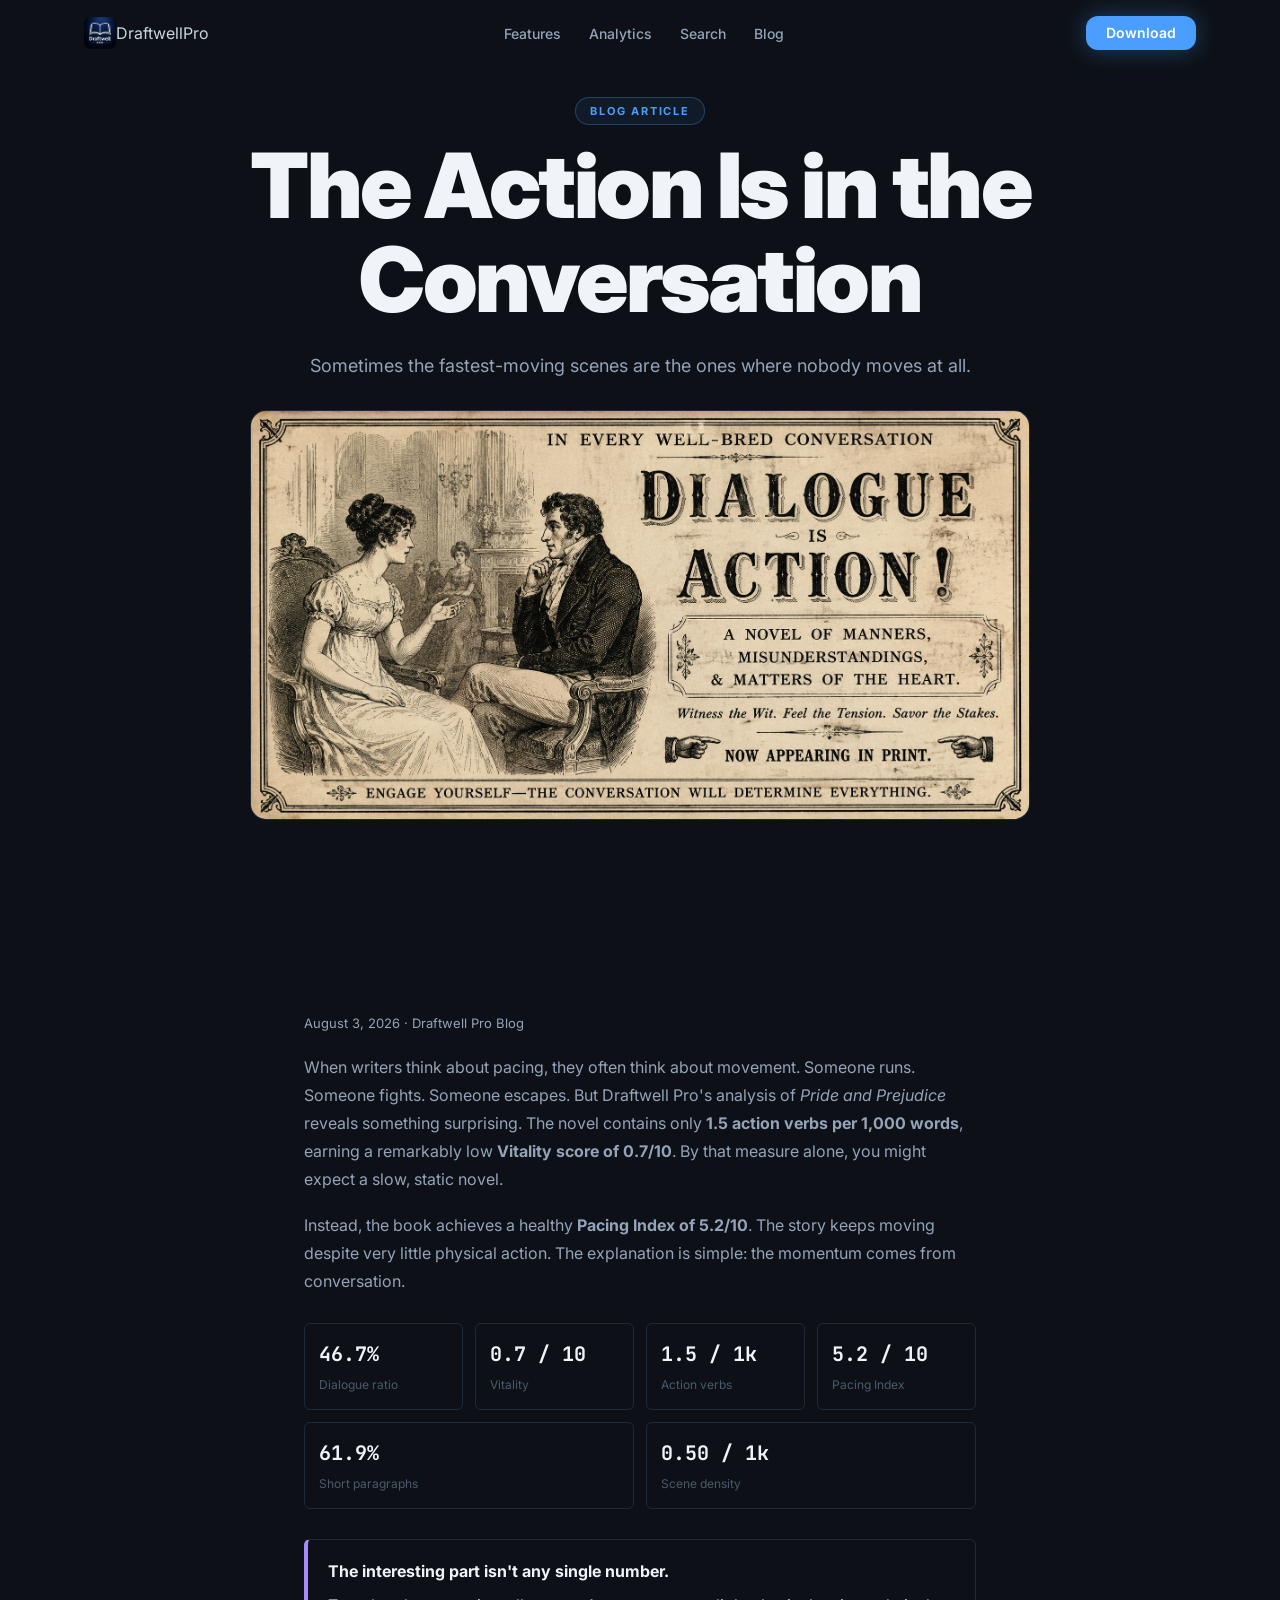
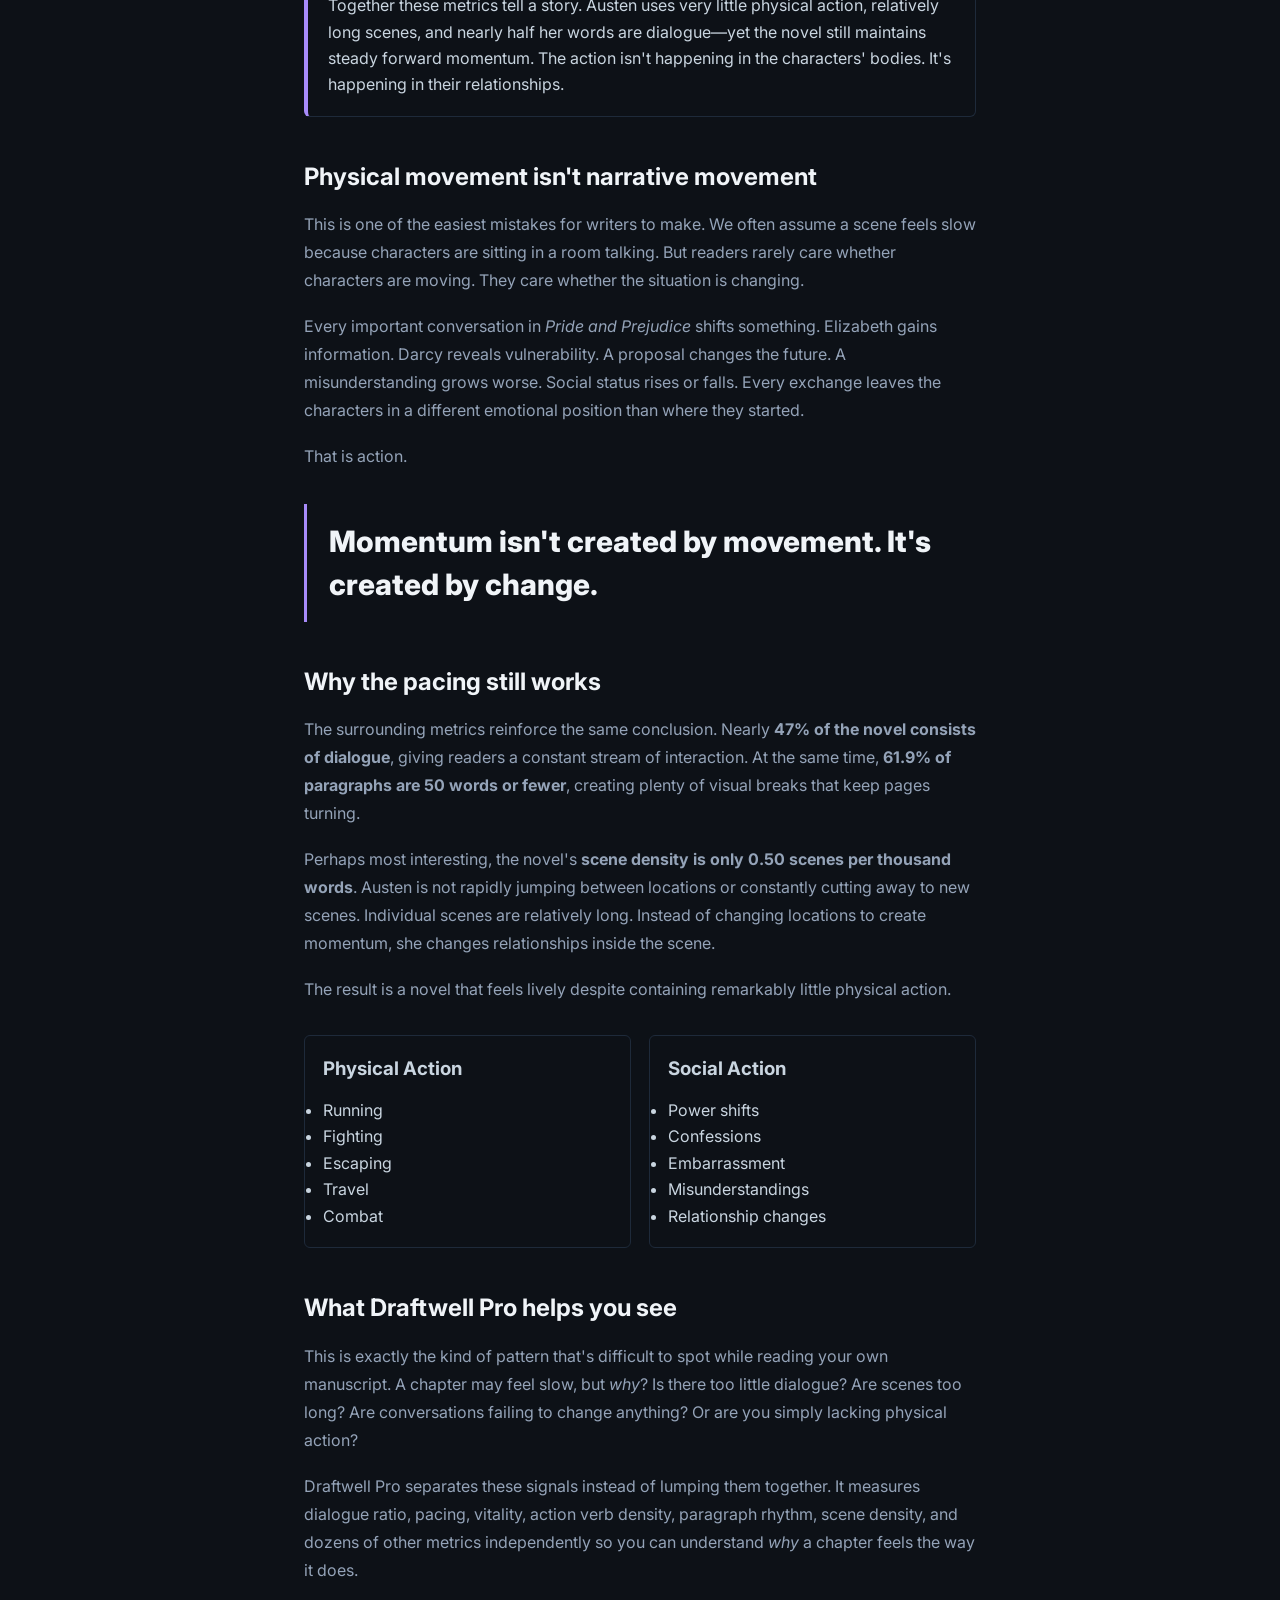
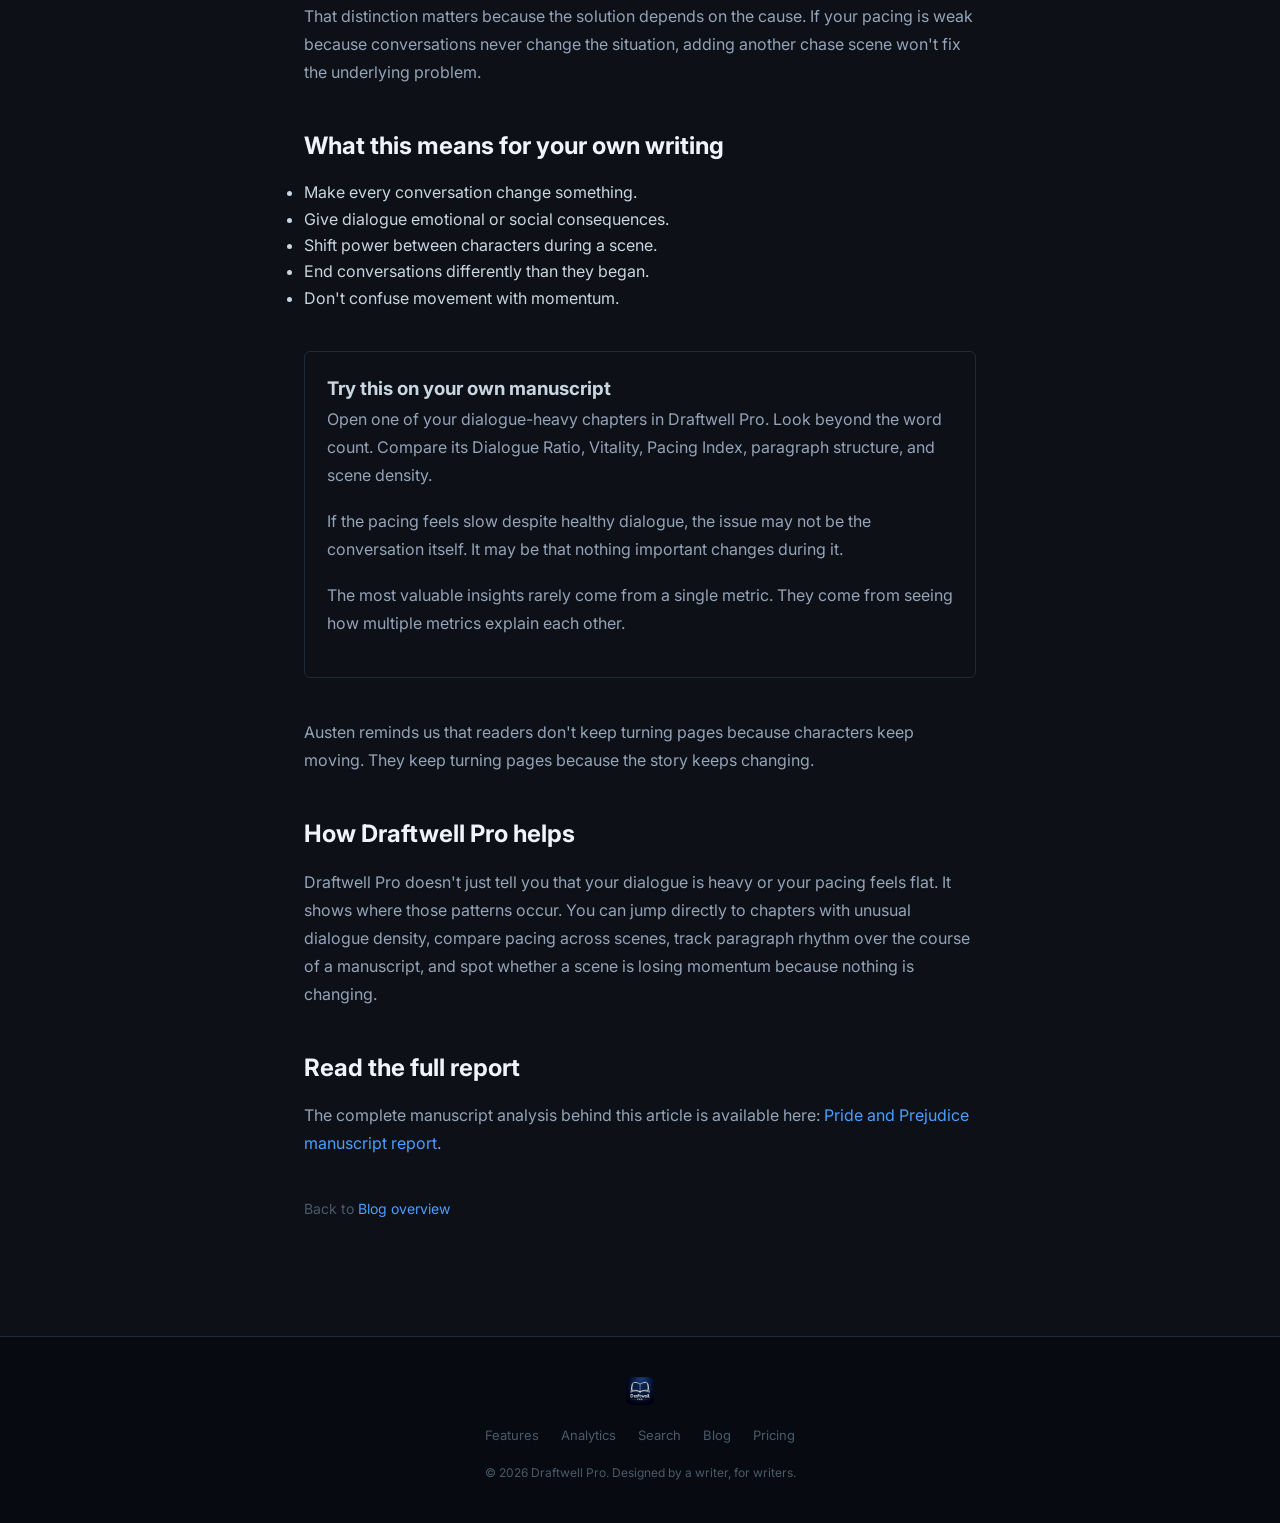
<file: docs/blog/the-action-is-in-the-conversation.html>
<!DOCTYPE html>
<html lang="en">
<head>
  <meta charset="UTF-8">
  <meta name="viewport" content="width=device-width, initial-scale=1.0">

  <!-- Primary SEO -->
  <title>The Action Is in the Conversation — Draftwell Pro Blog</title>
  <meta name="description" content="Pride and Prejudice proves dialogue can create as much momentum as physical action. See how Draftwell Pro measures pacing, dialogue, and narrative movement.">
  <meta name="keywords" content="writing analytics, dialogue, pacing, Jane Austen, Pride and Prejudice, Draftwell Pro, writing software, manuscript analysis">
  <meta name="author" content="Draftwell Pro">
  <meta name="robots" content="index,follow,max-image-preview:large">
  <meta name="theme-color" content="#0a0d14">

  <!-- Canonical -->
  <link rel="canonical" href="https://draftwellpro.github.io/Draftwell-Pro/blog/the-action-is-in-the-conversation.html">

  <!-- Preload article social image -->
  <link rel="preload"
        as="image"
        href="the-action-is-in-the-conversation.png">

  <!-- Open Graph -->
  <meta property="og:type" content="article">
  <meta property="og:site_name" content="Draftwell Pro">
  <meta property="og:locale" content="en_US">
  <meta property="og:title" content="The Action Is in the Conversation">
  <meta property="og:description" content="Pride and Prejudice proves dialogue can create momentum, tension, and emotional movement without physical action. Discover what Jane Austen's conversations reveal about narrative pacing.">
  <meta property="og:url" content="https://draftwellpro.github.io/Draftwell-Pro/blog/the-action-is-in-the-conversation.html">

  <!-- Placeholder article image -->
  <meta property="og:image" content="https://draftwellpro.github.io/Draftwell-Pro/blog/the-action-is-in-the-conversation.png">
  <meta property="og:image:secure_url" content="https://draftwellpro.github.io/Draftwell-Pro/blog/the-action-is-in-the-conversation.png">
  <meta property="og:image:type" content="image/png">
  <meta property="og:image:width" content="1200">
  <meta property="og:image:height" content="630">
  <meta property="og:image:alt" content="Editorial illustration showing dialogue driving narrative action with Draftwell Pro branding">

  <!-- Facebook Article -->
  <meta property="article:published_time" content="2026-08-03T00:00:00-04:00">
  <meta property="article:modified_time" content="2026-08-03T00:00:00-04:00">
  <meta property="article:author" content="Draftwell Pro">
  <meta property="article:section" content="Writing Analytics">
  <meta property="article:tag" content="Dialogue">
  <meta property="article:tag" content="Pacing">
  <meta property="article:tag" content="Jane Austen">
  <meta property="article:tag" content="Pride and Prejudice">
  <meta property="article:tag" content="Writing Craft">
  <meta property="article:tag" content="Draftwell Pro">

  <!-- Twitter / X -->
  <meta name="twitter:card" content="summary_large_image">
  <meta name="twitter:title" content="The Action Is in the Conversation">
  <meta name="twitter:description" content="Dialogue can create as much tension as a sword fight. Here's what Pride and Prejudice reveals.">
  <meta name="twitter:image" content="https://draftwellpro.github.io/Draftwell-Pro/blog/the-action-is-in-the-conversation.png">

  <!-- Schema.org Article -->
  <script type="application/ld+json">
  {
    "@context":"https://schema.org",
    "@type":"Article",
    "@id":"https://draftwellpro.github.io/Draftwell-Pro/blog/the-action-is-in-the-conversation.html",
    "mainEntityOfPage":{
      "@type":"WebPage",
      "@id":"https://draftwellpro.github.io/Draftwell-Pro/blog/the-action-is-in-the-conversation.html"
    },
    "headline":"The Action Is in the Conversation",
    "description":"Pride and Prejudice demonstrates that dialogue can generate narrative momentum even with very little physical action.",
    "image":[
      "https://draftwellpro.github.io/Draftwell-Pro/blog/the-action-is-in-the-conversation.png"
    ],
    "datePublished":"2026-08-03",
    "dateModified":"2026-08-03",
    "author":{
      "@type":"Organization",
      "name":"Draftwell Pro"
    },
    "publisher":{
      "@type":"Organization",
      "name":"Draftwell Pro",
      "logo":{
        "@type":"ImageObject",
        "url":"https://draftwellpro.github.io/Draftwell-Pro/images/logo.png"
      }
    }
  }
  </script>

  <!-- Schema.org SoftwareApplication -->
  <script type="application/ld+json">
  {
    "@context":"https://schema.org",
    "@type":"SoftwareApplication",
    "name":"Draftwell Pro",
    "applicationCategory":"WritingApplication",
    "operatingSystem":"Windows",
    "url":"https://draftwellpro.github.io/Draftwell-Pro/",
    "publisher":{
      "@type":"Organization",
      "name":"Draftwell Pro"
    }
  }
  </script>

  <!-- Breadcrumbs -->
  <script type="application/ld+json">
  {
    "@context":"https://schema.org",
    "@type":"BreadcrumbList",
    "itemListElement":[
      {
        "@type":"ListItem",
        "position":1,
        "name":"Home",
        "item":"https://draftwellpro.github.io/Draftwell-Pro/"
      },
      {
        "@type":"ListItem",
        "position":2,
        "name":"Blog",
        "item":"https://draftwellpro.github.io/Draftwell-Pro/blog.html"
      },
      {
        "@type":"ListItem",
        "position":3,
        "name":"The Action Is in the Conversation",
        "item":"https://draftwellpro.github.io/Draftwell-Pro/blog/the-action-is-in-the-conversation.html"
      }
    ]
  }
  </script>

  <!-- Fonts -->
  <link rel="preconnect" href="https://fonts.googleapis.com">
  <link rel="preconnect" href="https://fonts.gstatic.com" crossorigin>
  <link href="https://fonts.googleapis.com/css2?family=Inter:opsz,wght@14..32,400;14..32,500;14..32,600;14..32,700;14..32,800;14..32,900&family=JetBrains+Mono:wght@400;600;700&display=swap" rel="stylesheet">
  <link rel="stylesheet" href="../css/styles.css">
  <link rel="icon" href="../images/Favicon.ico">

  <style>

    .stat-row{
      display:flex;
      flex-wrap:wrap;
      gap:12px;
      margin:28px 0;
    }

    .stat-chip{
      flex:1 1 150px;
      background:var(--bg-2);
      border:1px solid var(--border-dim);
      border-radius:var(--r-sm);
      padding:14px;
    }

    .stat-chip .num{
      font-family:var(--font-mono);
      font-size:20px;
      font-weight:700;
      color:var(--text-1);
    }

    .stat-chip .lbl{
      margin-top:4px;
      font-size:12px;
      color:var(--text-4);
    }

    .insight-box{
      margin:30px 0;
      padding:18px 20px;
      background:var(--bg-2);
      border:1px solid var(--border-dim);
      border-left:4px solid var(--purple);
      border-radius:var(--r-sm);
    }

    .insight-box strong{
      display:block;
      margin-bottom:8px;
      color:var(--text-1);
    }

    .article-quote{
      border-left:3px solid var(--purple);
      margin:34px 0;
      padding:16px 0 16px 22px;
      font-size:clamp(1.35rem,2.3vw,1.9rem);
      font-weight:800;
      line-height:1.45;
      color:var(--text-1);
    }

    .comparison-grid{
      display:grid;
      grid-template-columns:repeat(auto-fit,minmax(240px,1fr));
      gap:18px;
      margin:32px 0;
    }

    .comparison-card{
      background:var(--bg-2);
      border:1px solid var(--border-dim);
      border-radius:var(--r-sm);
      padding:18px;
    }

    .comparison-card h3{
      margin-top:0;
      margin-bottom:12px;
    }

    .comparison-card ul{
      margin-bottom:0;
    }

    .try-box{
      margin:40px 0;
      padding:22px;
      background:var(--bg-2);
      border:1px solid var(--border-dim);
      border-radius:var(--r-sm);
    }

    .try-box h3{
      margin-top:0;
    }

  </style>
</head>

<body>

<nav id="nav">
  <div class="container nav-inner">
    <div class="nav-logo">
      <img src="../images/logo.png" alt="Draftwell Pro">
      Draftwell <span>Pro</span>
    </div>

    <ul class="nav-links">
      <li><a href="../index.html#editor">Features</a></li>
      <li><a href="../index.html#analytics">Analytics</a></li>
      <li><a href="../index.html#search">Search</a></li>
      <li><a href="../blog.html">Blog</a></li>
    </ul>

    <a href="../installHelp.html" class="btn btn-primary nav-cta">Download</a>
  </div>
</nav>

<section class="section-alt" style="text-align:center;">
  <div class="container">
    <div class="hero-content reveal" style="max-width:780px;margin:0 auto;">
      <span class="section-label">Blog Article</span>

      <h1 class="hero-headline">
        The Action Is in the Conversation
      </h1>

      <p class="hero-sub" style="max-width:720px;margin:18px auto 0;">
        Sometimes the fastest-moving scenes are the ones where nobody moves at all.
      </p>

      <img src="the-action-is-in-the-conversation.png" alt="Illustration for The Action Is in the Conversation article" style="width:100%; max-width:860px; margin:28px auto 0; border-radius:16px; border:1px solid var(--border-dim); display:block;">
    </div>
  </div>
</section>

<section class="section-alt">

<div class="container article-content">

<p class="blog-card-meta">
August 3, 2026 · Draftwell Pro Blog
</p>

<p>
When writers think about pacing, they often think about movement. Someone runs. Someone fights. Someone escapes. But Draftwell Pro's analysis of <em>Pride and Prejudice</em> reveals something surprising. The novel contains only <strong>1.5 action verbs per 1,000 words</strong>, earning a remarkably low <strong>Vitality score of 0.7/10</strong>. By that measure alone, you might expect a slow, static novel.
</p>

<p>
Instead, the book achieves a healthy <strong>Pacing Index of 5.2/10</strong>. The story keeps moving despite very little physical action. The explanation is simple: the momentum comes from conversation.
</p>

<div class="stat-row">

<div class="stat-chip">
<div class="num">46.7%</div>
<div class="lbl">Dialogue ratio</div>
</div>

<div class="stat-chip">
<div class="num">0.7 / 10</div>
<div class="lbl">Vitality</div>
</div>

<div class="stat-chip">
<div class="num">1.5 / 1k</div>
<div class="lbl">Action verbs</div>
</div>

<div class="stat-chip">
<div class="num">5.2 / 10</div>
<div class="lbl">Pacing Index</div>
</div>

<div class="stat-chip">
<div class="num">61.9%</div>
<div class="lbl">Short paragraphs</div>
</div>

<div class="stat-chip">
<div class="num">0.50 / 1k</div>
<div class="lbl">Scene density</div>
</div>

</div>

<div class="insight-box">

<strong>The interesting part isn't any single number.</strong>

Together these metrics tell a story. Austen uses very little physical action, relatively long scenes, and nearly half her words are dialogue—yet the novel still maintains steady forward momentum. The action isn't happening in the characters' bodies. It's happening in their relationships.

</div>

<h2>Physical movement isn't narrative movement</h2>

<p>
This is one of the easiest mistakes for writers to make. We often assume a scene feels slow because characters are sitting in a room talking. But readers rarely care whether characters are moving. They care whether the situation is changing.
</p>

<p>
Every important conversation in <em>Pride and Prejudice</em> shifts something. Elizabeth gains information. Darcy reveals vulnerability. A proposal changes the future. A misunderstanding grows worse. Social status rises or falls. Every exchange leaves the characters in a different emotional position than where they started.
</p>

<p>
That is action.
</p>

<blockquote class="article-quote">
Momentum isn't created by movement. It's created by change.
</blockquote>

<h2>Why the pacing still works</h2>

<p>
The surrounding metrics reinforce the same conclusion. Nearly <strong>47% of the novel consists of dialogue</strong>, giving readers a constant stream of interaction. At the same time, <strong>61.9% of paragraphs are 50 words or fewer</strong>, creating plenty of visual breaks that keep pages turning.
</p>

<p>
Perhaps most interesting, the novel's <strong>scene density is only 0.50 scenes per thousand words</strong>. Austen is not rapidly jumping between locations or constantly cutting away to new scenes. Individual scenes are relatively long. Instead of changing locations to create momentum, she changes relationships inside the scene.
</p>

<p>
The result is a novel that feels lively despite containing remarkably little physical action.
</p>

<div class="comparison-grid">

<div class="comparison-card">
<h3>Physical Action</h3>

<ul>
<li>Running</li>
<li>Fighting</li>
<li>Escaping</li>
<li>Travel</li>
<li>Combat</li>
</ul>

</div>

<div class="comparison-card">

<h3>Social Action</h3>

<ul>
<li>Power shifts</li>
<li>Confessions</li>
<li>Embarrassment</li>
<li>Misunderstandings</li>
<li>Relationship changes</li>
</ul>

</div>

</div>

<h2>What Draftwell Pro helps you see</h2>

<p>
This is exactly the kind of pattern that's difficult to spot while reading your own manuscript. A chapter may feel slow, but <em>why</em>? Is there too little dialogue? Are scenes too long? Are conversations failing to change anything? Or are you simply lacking physical action?
</p>

<p>
Draftwell Pro separates these signals instead of lumping them together. It measures dialogue ratio, pacing, vitality, action verb density, paragraph rhythm, scene density, and dozens of other metrics independently so you can understand <em>why</em> a chapter feels the way it does.
</p>

<p>
That distinction matters because the solution depends on the cause. If your pacing is weak because conversations never change the situation, adding another chase scene won't fix the underlying problem.
</p>

<h2>What this means for your own writing</h2>

<ul>
<li>Make every conversation change something.</li>
<li>Give dialogue emotional or social consequences.</li>
<li>Shift power between characters during a scene.</li>
<li>End conversations differently than they began.</li>
<li>Don't confuse movement with momentum.</li>
</ul>

<div class="try-box">

<h3>Try this on your own manuscript</h3>

<p>
Open one of your dialogue-heavy chapters in Draftwell Pro. Look beyond the word count. Compare its Dialogue Ratio, Vitality, Pacing Index, paragraph structure, and scene density.
</p>

<p>
If the pacing feels slow despite healthy dialogue, the issue may not be the conversation itself. It may be that nothing important changes during it.
</p>

<p>
The most valuable insights rarely come from a single metric. They come from seeing how multiple metrics explain each other.
</p>

</div>

<p>
Austen reminds us that readers don't keep turning pages because characters keep moving. They keep turning pages because the story keeps changing.
</p>

<h2>How Draftwell Pro helps</h2>

<p>
Draftwell Pro doesn't just tell you that your dialogue is heavy or your pacing feels flat. It shows where those patterns occur. You can jump directly to chapters with unusual dialogue density, compare pacing across scenes, track paragraph rhythm over the course of a manuscript, and spot whether a scene is losing momentum because nothing is changing.
</p>

<h2>Read the full report</h2>

<p>
The complete manuscript analysis behind this article is available here:
<a href="../Pride%20And%20Prejudice.pdf">Pride and Prejudice manuscript report</a>.
</p>

<p style="margin-top:40px;font-size:14px;color:var(--text-4);">
Back to <a href="../blog.html">Blog overview</a>
</p>

</div>

</section>

<footer>

<div class="container footer-inner">

<div class="footer-logo">
<img src="../images/logo.png" alt="Draftwell Pro">
</div>

<ul class="footer-links">
<li><a href="../index.html#editor">Features</a></li>
<li><a href="../index.html#analytics">Analytics</a></li>
<li><a href="../index.html#search">Search</a></li>
<li><a href="../blog.html">Blog</a></li>
<li><a href="../index.html#price">Pricing</a></li>
</ul>

<div class="footer-copy">
&copy; 2026 Draftwell Pro. Designed by a writer, for writers.
</div>

</div>

</footer>

<script src="../js/main.js"></script>

</body>
</html>
</file>
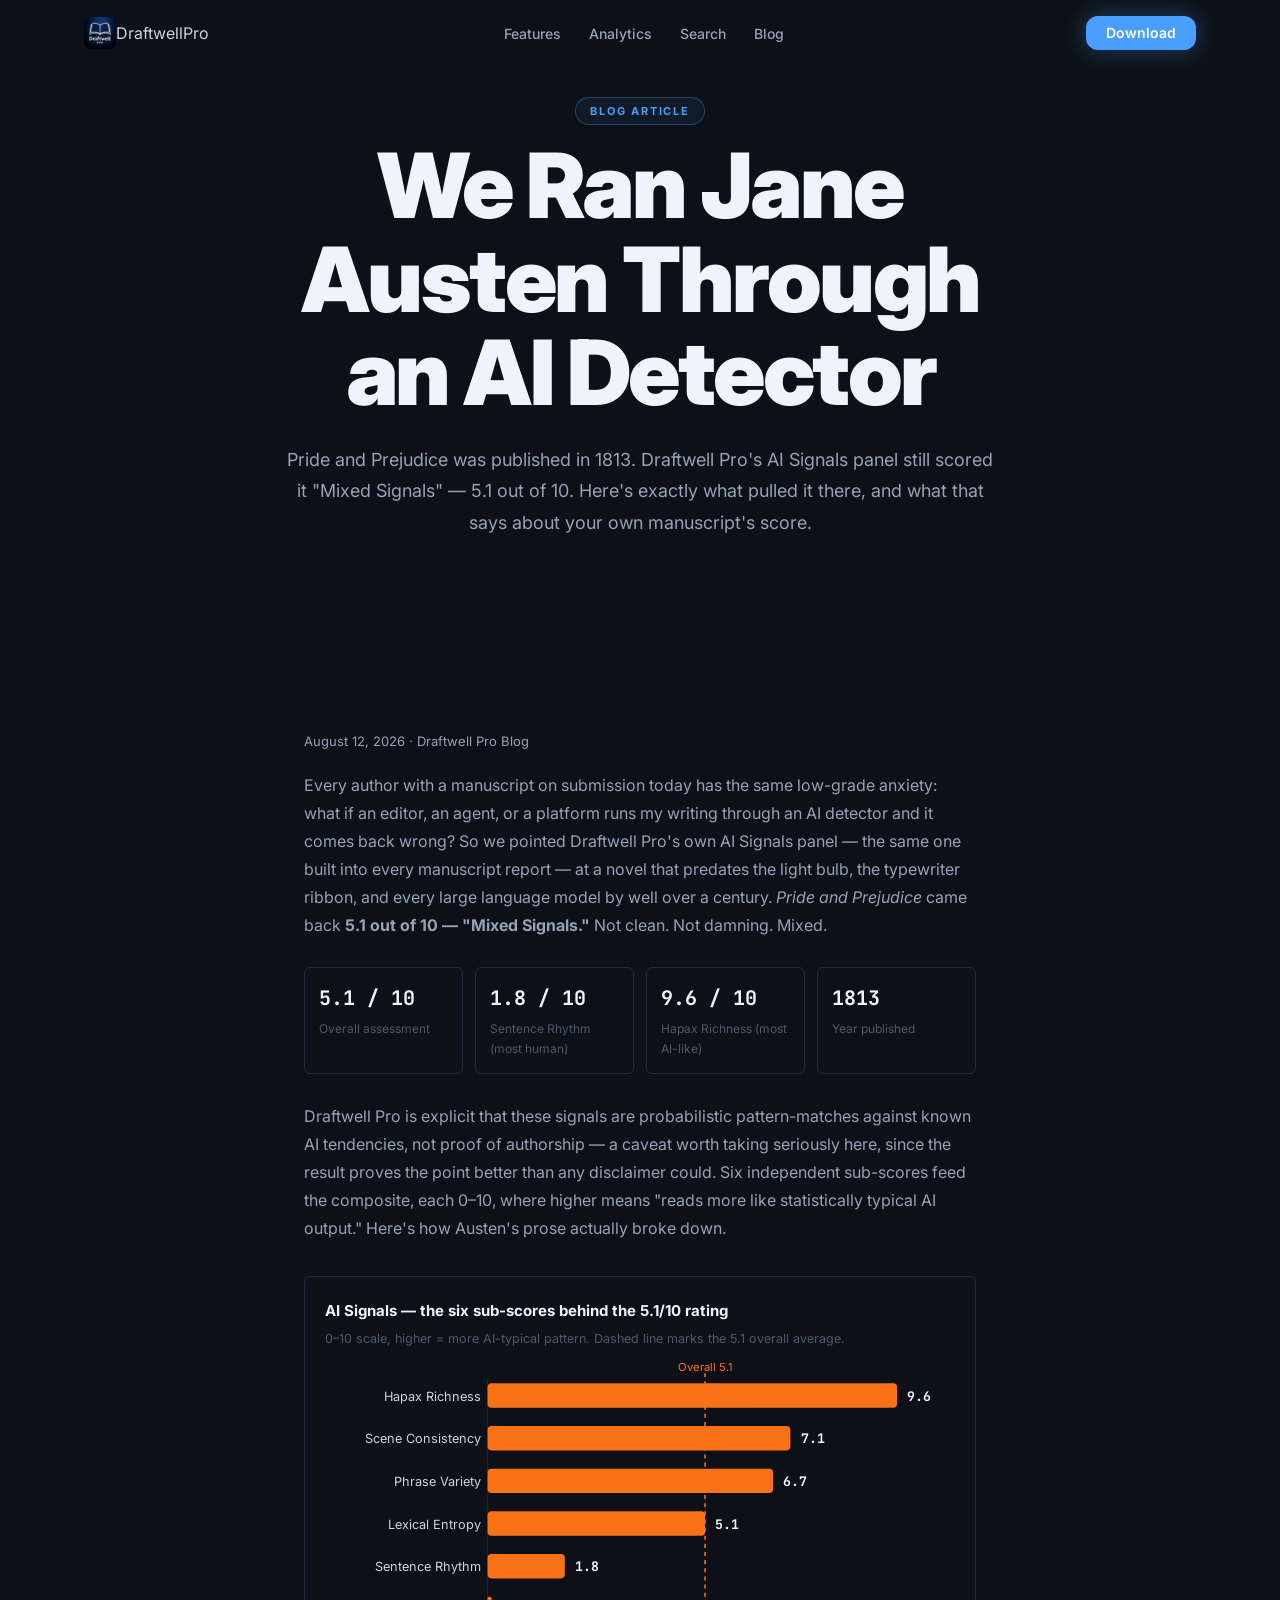
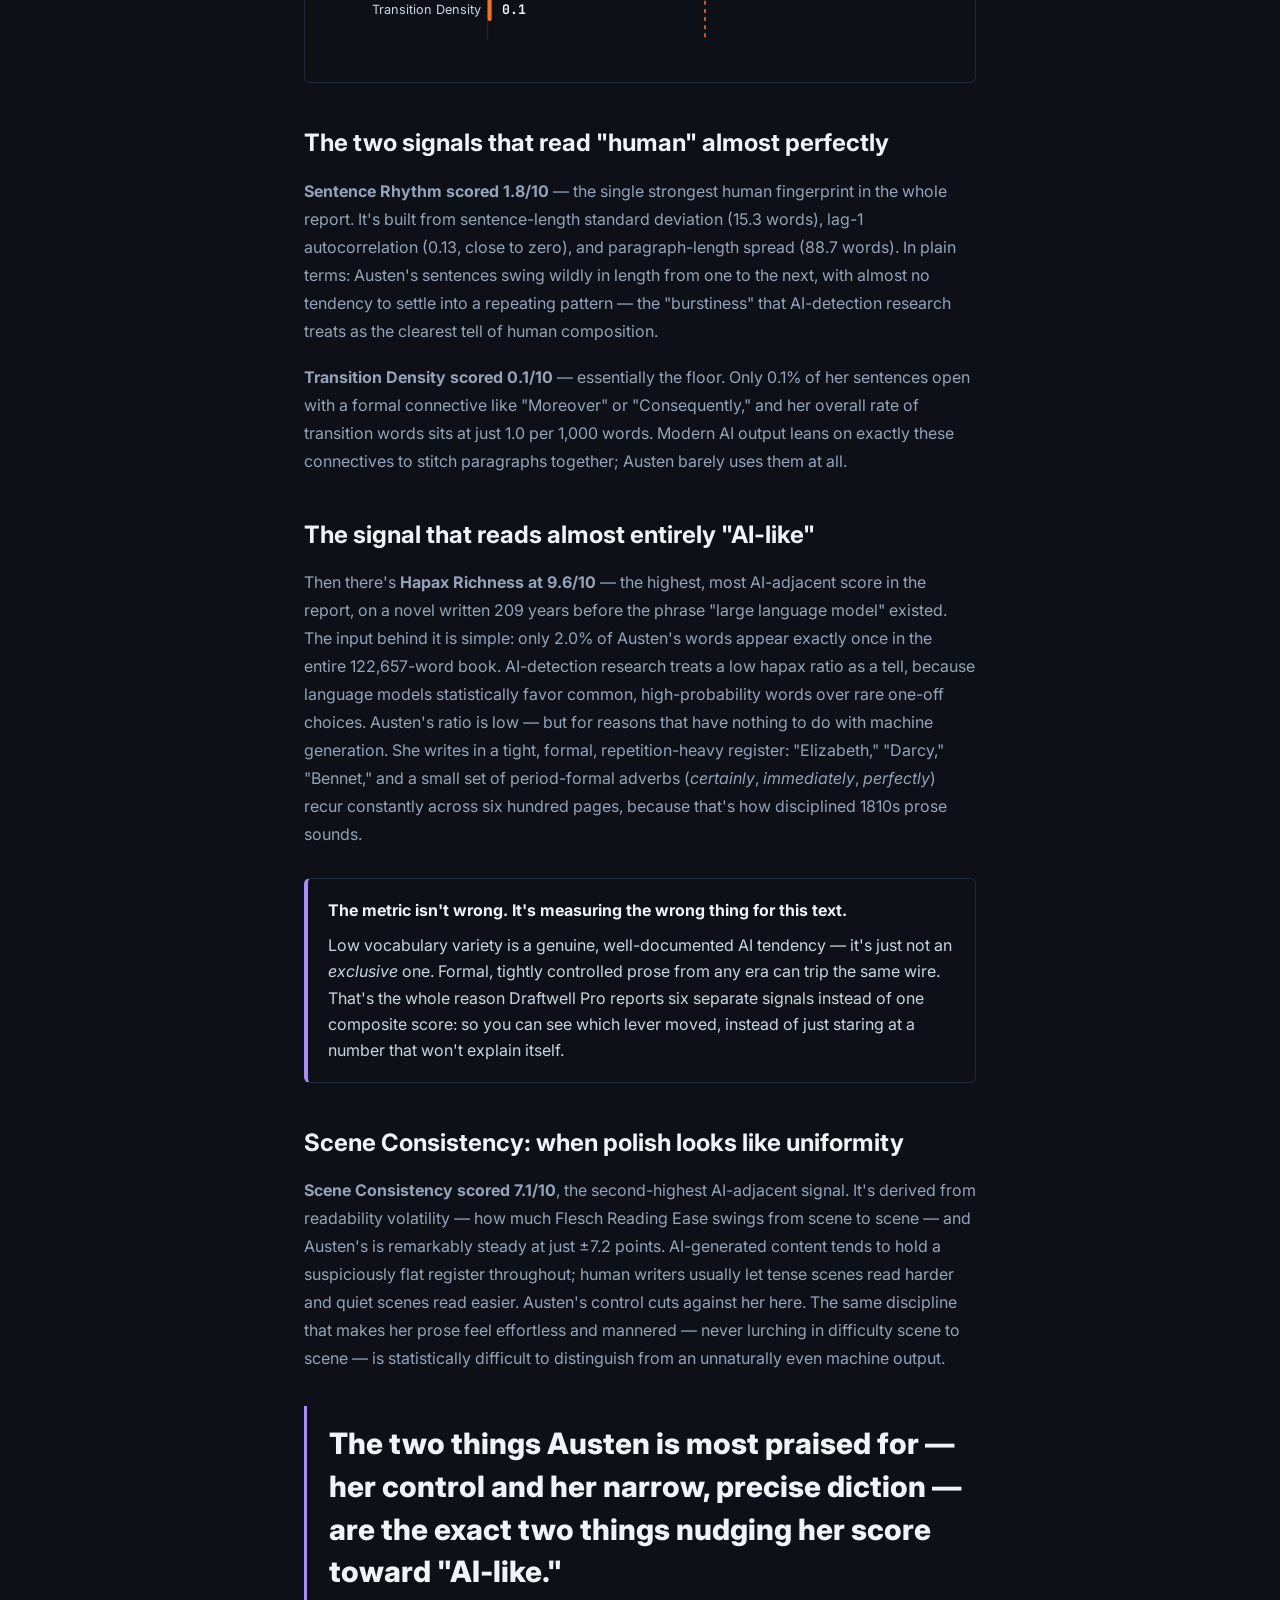
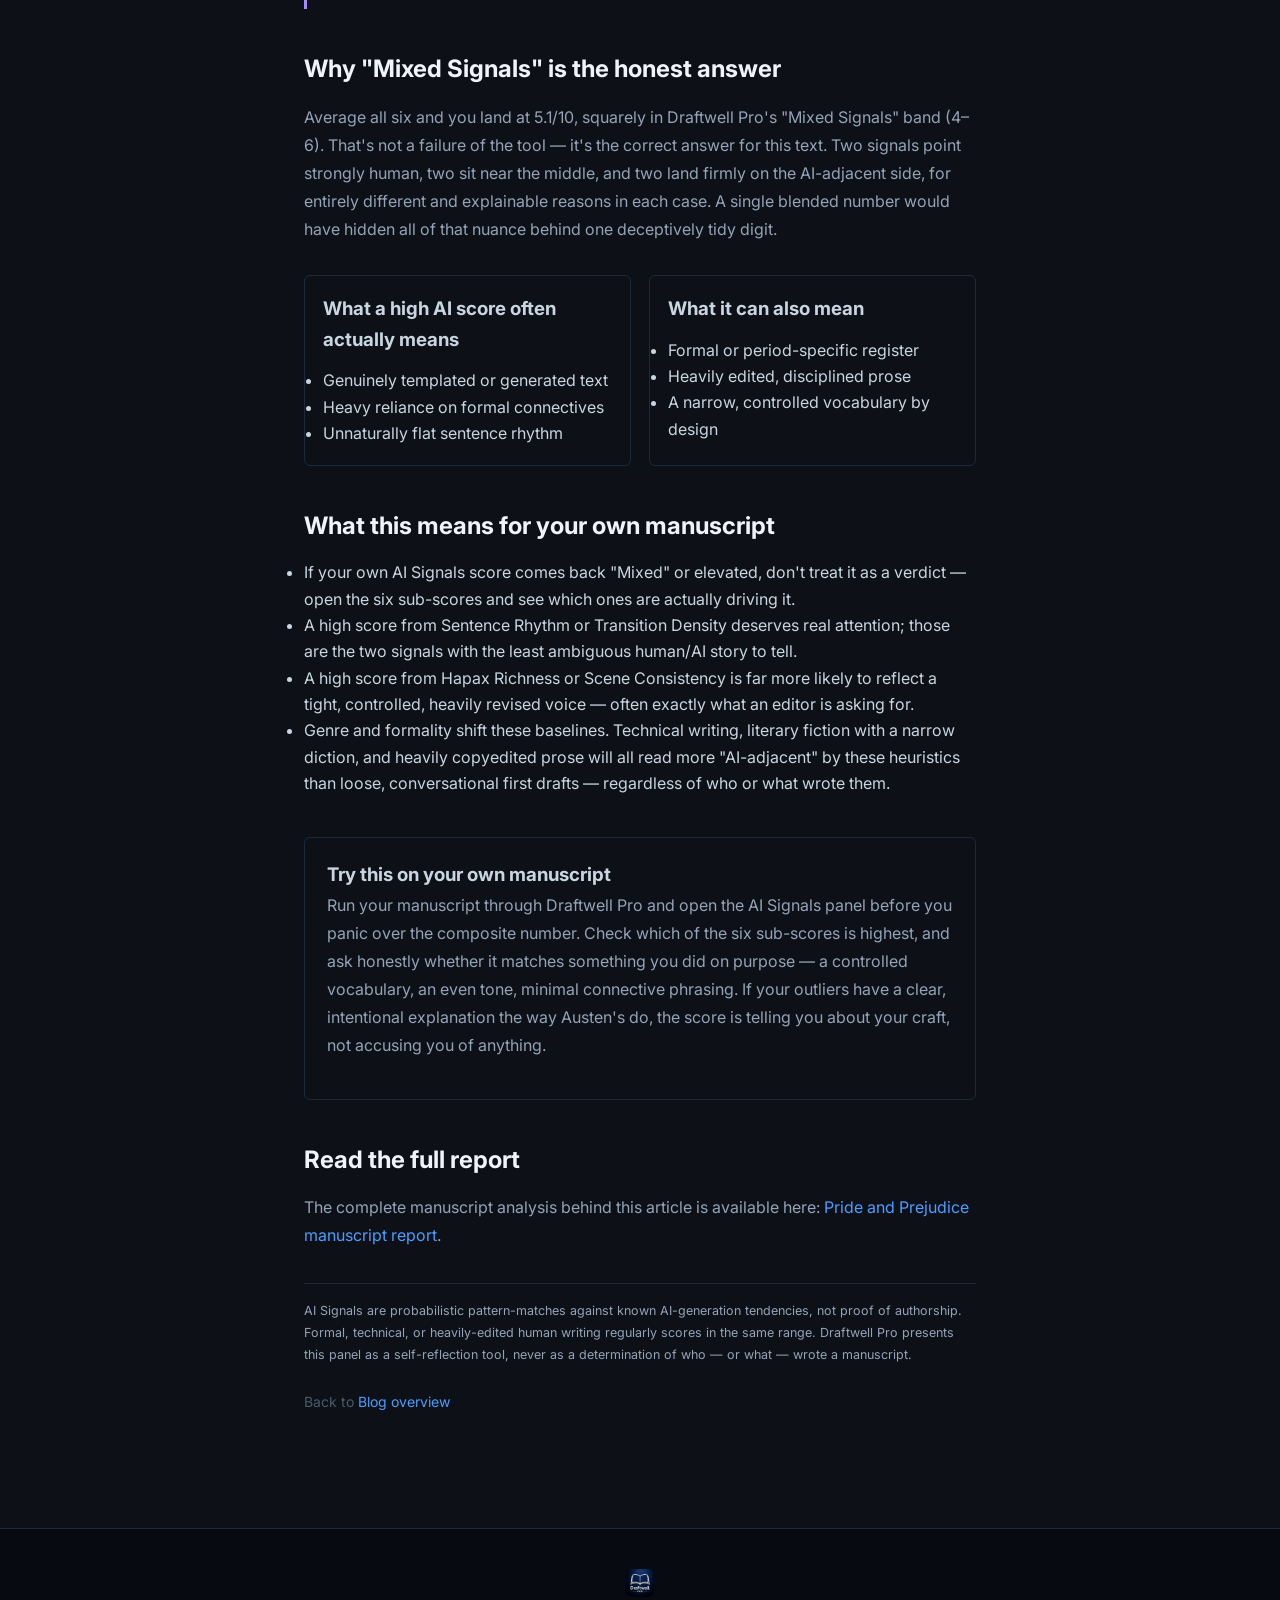
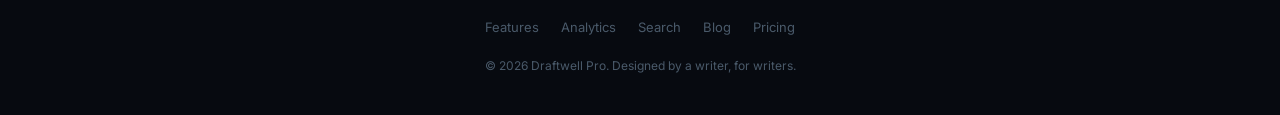
<file: docs/blog/we-ran-jane-austen-through-an-ai-detector.html>
<!DOCTYPE html>
<html lang="en">
<head>
  <meta charset="UTF-8">
  <meta name="viewport" content="width=device-width, initial-scale=1.0">

  <!-- Primary SEO -->
  <title>We Ran Jane Austen Through an AI Detector — Draftwell Pro Blog</title>
  <meta name="description" content="Draftwell Pro's AI Signals panel scores Pride and Prejudice 5.1/10 — 'Mixed Signals.' Here's exactly which of the six sub-scores pushed a 210-year-old novel toward an AI-like reading, and what that means for your own manuscript.">
  <meta name="keywords" content="AI detection, AI writing signals, false positive, Jane Austen, Pride and Prejudice, Draftwell Pro, writing software, manuscript analysis">
  <meta name="author" content="Draftwell Pro">
  <meta name="robots" content="index,follow,max-image-preview:large">
  <meta name="theme-color" content="#0a0d14">

  <!-- Canonical -->
  <link rel="canonical" href="https://draftwellpro.github.io/Draftwell-Pro/blog/we-ran-jane-austen-through-an-ai-detector.html">

  <!-- Open Graph -->
  <meta property="og:type" content="article">
  <meta property="og:site_name" content="Draftwell Pro">
  <meta property="og:locale" content="en_US">
  <meta property="og:title" content="We Ran Jane Austen Through an AI Detector">
  <meta property="og:description" content="Pride and Prejudice scores 5.1/10 — 'Mixed Signals' — on Draftwell Pro's AI detector. Here's exactly what pulled a novel from 1813 toward an AI-like reading.">
  <meta property="og:url" content="https://draftwellpro.github.io/Draftwell-Pro/blog/we-ran-jane-austen-through-an-ai-detector.html">
  <meta property="og:image" content="https://draftwellpro.github.io/Draftwell-Pro/images/draftwellBanner.png">
  <meta property="og:image:secure_url" content="https://draftwellpro.github.io/Draftwell-Pro/images/draftwellBanner.png">
  <meta property="og:image:type" content="image/png">
  <meta property="og:image:alt" content="Draftwell Pro blog illustration for AI writing signal analysis">

  <!-- Facebook Article -->
  <meta property="article:published_time" content="2026-08-12T00:00:00-04:00">
  <meta property="article:modified_time" content="2026-08-12T00:00:00-04:00">
  <meta property="article:author" content="Draftwell Pro">
  <meta property="article:section" content="Writing Analytics">
  <meta property="article:tag" content="AI Detection">
  <meta property="article:tag" content="AI Signals">
  <meta property="article:tag" content="Jane Austen">
  <meta property="article:tag" content="Pride and Prejudice">
  <meta property="article:tag" content="Writing Craft">
  <meta property="article:tag" content="Draftwell Pro">

  <!-- Twitter / X -->
  <meta name="twitter:card" content="summary_large_image">
  <meta name="twitter:title" content="We Ran Jane Austen Through an AI Detector">
  <meta name="twitter:description" content="A novel from 1813 scores 5.1/10 — 'Mixed Signals' — on an AI-detection heuristic. Here's what that number actually means, and doesn't.">
  <meta name="twitter:image" content="https://draftwellpro.github.io/Draftwell-Pro/images/draftwellBanner.png">

  <!-- Schema.org Article -->
  <script type="application/ld+json">
  {
    "@context":"https://schema.org",
    "@type":"Article",
    "@id":"https://draftwellpro.github.io/Draftwell-Pro/blog/we-ran-jane-austen-through-an-ai-detector.html",
    "mainEntityOfPage":{
      "@type":"WebPage",
      "@id":"https://draftwellpro.github.io/Draftwell-Pro/blog/we-ran-jane-austen-through-an-ai-detector.html"
    },
    "headline":"We Ran Jane Austen Through an AI Detector",
    "description":"Draftwell Pro's AI Signals panel scores Pride and Prejudice 5.1/10 — Mixed Signals. Here's exactly which of the six sub-scores pushed it there.",
    "datePublished":"2026-08-12",
    "dateModified":"2026-08-12",
    "author":{ "@type":"Organization", "name":"Draftwell Pro" },
    "publisher":{
      "@type":"Organization",
      "name":"Draftwell Pro",
      "logo":{ "@type":"ImageObject", "url":"https://draftwellpro.github.io/Draftwell-Pro/images/logo.png" }
    }
  }
  </script>

  <!-- Schema.org SoftwareApplication -->
  <script type="application/ld+json">
  {
    "@context":"https://schema.org",
    "@type":"SoftwareApplication",
    "name":"Draftwell Pro",
    "applicationCategory":"WritingApplication",
    "operatingSystem":"Windows",
    "url":"https://draftwellpro.github.io/Draftwell-Pro/",
    "publisher":{ "@type":"Organization", "name":"Draftwell Pro" }
  }
  </script>

  <!-- Breadcrumbs -->
  <script type="application/ld+json">
  {
    "@context":"https://schema.org",
    "@type":"BreadcrumbList",
    "itemListElement":[
      { "@type":"ListItem", "position":1, "name":"Home", "item":"https://draftwellpro.github.io/Draftwell-Pro/" },
      { "@type":"ListItem", "position":2, "name":"Blog", "item":"https://draftwellpro.github.io/Draftwell-Pro/blog.html" },
      { "@type":"ListItem", "position":3, "name":"We Ran Jane Austen Through an AI Detector", "item":"https://draftwellpro.github.io/Draftwell-Pro/blog/we-ran-jane-austen-through-an-ai-detector.html" }
    ]
  }
  </script>

  <!-- Fonts -->
  <link rel="preconnect" href="https://fonts.googleapis.com">
  <link rel="preconnect" href="https://fonts.gstatic.com" crossorigin>
  <link href="https://fonts.googleapis.com/css2?family=Inter:opsz,wght@14..32,400;14..32,500;14..32,600;14..32,700;14..32,800;14..32,900&family=JetBrains+Mono:wght@400;600;700&display=swap" rel="stylesheet">
  <link rel="stylesheet" href="../css/styles.css">
  <link rel="icon" href="../images/Favicon.ico">

  <style>
    .stat-row{ display:flex; flex-wrap:wrap; gap:12px; margin:28px 0; }
    .stat-chip{ flex:1 1 150px; background:var(--bg-2); border:1px solid var(--border-dim); border-radius:var(--r-sm); padding:14px; }
    .stat-chip .num{ font-family:var(--font-mono); font-size:20px; font-weight:700; color:var(--text-1); }
    .stat-chip .lbl{ margin-top:4px; font-size:12px; color:var(--text-4); }

    .insight-box{ margin:30px 0; padding:18px 20px; background:var(--bg-2); border:1px solid var(--border-dim); border-left:4px solid var(--purple); border-radius:var(--r-sm); }
    .insight-box strong{ display:block; margin-bottom:8px; color:var(--text-1); }

    .article-quote{ border-left:3px solid var(--purple); margin:34px 0; padding:16px 0 16px 22px; font-size:clamp(1.35rem,2.3vw,1.9rem); font-weight:800; line-height:1.45; color:var(--text-1); }

    .comparison-grid{ display:grid; grid-template-columns:repeat(auto-fit,minmax(240px,1fr)); gap:18px; margin:32px 0; }
    .comparison-card{ background:var(--bg-2); border:1px solid var(--border-dim); border-radius:var(--r-sm); padding:18px; }
    .comparison-card h3{ margin-top:0; margin-bottom:12px; }
    .comparison-card ul{ margin-bottom:0; }

    .try-box{ margin:40px 0; padding:22px; background:var(--bg-2); border:1px solid var(--border-dim); border-radius:var(--r-sm); }
    .try-box h3{ margin-top:0; }

    .chart-card{ margin:34px 0; background:var(--bg-2); border:1px solid var(--border-dim); border-radius:var(--r-sm); padding:22px 20px 14px; }
    .chart-card h4{ margin:0 0 4px; font-size:15px; color:var(--text-1); }
    .chart-card .chart-sub{ margin:0 0 14px; font-size:12.5px; color:var(--text-4); }
    .chart-svg-wrap{ width:100%; overflow-x:auto; }
    .chart-svg-wrap svg{ display:block; width:100%; height:auto; min-width:420px; }
    .chart-legend{ display:flex; gap:18px; flex-wrap:wrap; margin:10px 0 4px; font-size:12.5px; color:var(--text-3); }
    .chart-legend span{ display:inline-flex; align-items:center; gap:6px; }
    .chart-legend i{ width:10px; height:10px; border-radius:2px; display:inline-block; }

    .data-table{ width:100%; border-collapse:collapse; margin:18px 0; font-size:13.5px; }
    .data-table th, .data-table td{ text-align:left; padding:8px 10px; border-bottom:1px solid var(--border-dim); }
    .data-table th{ color:var(--text-4); font-weight:600; font-size:11.5px; text-transform:uppercase; letter-spacing:0.03em; }
    .data-table td{ color:var(--text-2); }
    .data-table td.num{ font-family:var(--font-mono); color:var(--text-1); }

    .caveat{ font-size:12.5px; color:var(--text-4); border-top:1px solid var(--border-dim); margin-top:34px; padding-top:16px; }
  </style>
</head>

<body>

<nav id="nav">
  <div class="container nav-inner">
    <div class="nav-logo">
      <img src="../images/logo.png" alt="Draftwell Pro">
      Draftwell <span>Pro</span>
    </div>
    <ul class="nav-links">
      <li><a href="../index.html#editor">Features</a></li>
      <li><a href="../index.html#analytics">Analytics</a></li>
      <li><a href="../index.html#search">Search</a></li>
      <li><a href="../blog.html">Blog</a></li>
    </ul>
    <a href="../installHelp.html" class="btn btn-primary nav-cta">Download</a>
  </div>
</nav>

<section class="section-alt" style="text-align:center;">
  <div class="container">
    <div class="hero-content reveal" style="max-width:780px;margin:0 auto;">
      <span class="section-label">Blog Article</span>
      <h1 class="hero-headline">We Ran Jane Austen Through an AI Detector</h1>
      <p class="hero-sub" style="max-width:720px;margin:18px auto 0;">
        Pride and Prejudice was published in 1813. Draftwell Pro's AI Signals panel still scored it "Mixed Signals" — 5.1 out of 10. Here's exactly what pulled it there, and what that says about your own manuscript's score.
      </p>
    </div>
  </div>
</section>

<section class="section-alt">
<div class="container article-content">

<p class="blog-card-meta">August 12, 2026 · Draftwell Pro Blog</p>

<p>
Every author with a manuscript on submission today has the same low-grade anxiety: what if an editor, an agent, or a platform runs my writing through an AI detector and it comes back wrong? So we pointed Draftwell Pro's own AI Signals panel — the same one built into every manuscript report — at a novel that predates the light bulb, the typewriter ribbon, and every large language model by well over a century. <em>Pride and Prejudice</em> came back <strong>5.1 out of 10 — "Mixed Signals."</strong> Not clean. Not damning. Mixed.
</p>

<div class="stat-row">
<div class="stat-chip"><div class="num">5.1 / 10</div><div class="lbl">Overall assessment</div></div>
<div class="stat-chip"><div class="num">1.8 / 10</div><div class="lbl">Sentence Rhythm (most human)</div></div>
<div class="stat-chip"><div class="num">9.6 / 10</div><div class="lbl">Hapax Richness (most AI-like)</div></div>
<div class="stat-chip"><div class="num">1813</div><div class="lbl">Year published</div></div>
</div>

<p>
Draftwell Pro is explicit that these signals are probabilistic pattern-matches against known AI tendencies, not proof of authorship — a caveat worth taking seriously here, since the result proves the point better than any disclaimer could. Six independent sub-scores feed the composite, each 0–10, where higher means "reads more like statistically typical AI output." Here's how Austen's prose actually broke down.
</p>

<div class="chart-card">
  <h4>AI Signals — the six sub-scores behind the 5.1/10 rating</h4>
  <p class="chart-sub">0–10 scale, higher = more AI-typical pattern. Dashed line marks the 5.1 overall average.</p>
  <div class="chart-svg-wrap">
    <svg viewBox="0 0 620 300" role="img" aria-label="Horizontal bar chart of six AI signal sub-scores: Hapax Richness 9.6, Scene Consistency 7.1, Phrase Variety 6.7, Lexical Entropy 5.1, Sentence Rhythm 1.8, Transition Density 0.1">
      <line x1="160" y1="16" x2="160" y2="272" stroke="#1e2a3a" stroke-width="1"></line>
      <line x1="374" y1="10" x2="374" y2="272" stroke="#f97316" stroke-width="1.5" stroke-dasharray="4 4"></line>
      <text x="374" y="8" text-anchor="middle" font-size="11" fill="#f97316">Overall 5.1</text>

      <!-- Hapax Richness 9.6 -->
      <rect x="160" y="20" width="403" height="24" rx="4" fill="#f97316">
        <title>Hapax Richness: 9.6/10 (from a 2.0% hapax ratio — few one-off words)</title>
      </rect>
      <text x="154" y="37" text-anchor="end" font-size="12.5" fill="#c9d5e0">Hapax Richness</text>
      <text x="573" y="37" font-family="JetBrains Mono, monospace" font-size="13" font-weight="700" fill="#f0f4f8">9.6</text>

      <!-- Scene Consistency 7.1 -->
      <rect x="160" y="62" width="298" height="24" rx="4" fill="#f97316">
        <title>Scene Consistency: 7.1/10 (from ±7.2 Flesch readability volatility — very steady)</title>
      </rect>
      <text x="154" y="79" text-anchor="end" font-size="12.5" fill="#c9d5e0">Scene Consistency</text>
      <text x="468" y="79" font-family="JetBrains Mono, monospace" font-size="13" font-weight="700" fill="#f0f4f8">7.1</text>

      <!-- Phrase Variety 6.7 -->
      <rect x="160" y="104" width="281" height="24" rx="4" fill="#f97316">
        <title>Phrase Variety: 6.7/10 (from 44.5% unique bigrams)</title>
      </rect>
      <text x="154" y="121" text-anchor="end" font-size="12.5" fill="#c9d5e0">Phrase Variety</text>
      <text x="451" y="121" font-family="JetBrains Mono, monospace" font-size="13" font-weight="700" fill="#f0f4f8">6.7</text>

      <!-- Lexical Entropy 5.1 -->
      <rect x="160" y="146" width="214" height="24" rx="4" fill="#f97316">
        <title>Lexical Entropy: 5.1/10 (9.09 bits Shannon entropy, 50.3% MATTR)</title>
      </rect>
      <text x="154" y="163" text-anchor="end" font-size="12.5" fill="#c9d5e0">Lexical Entropy</text>
      <text x="384" y="163" font-family="JetBrains Mono, monospace" font-size="13" font-weight="700" fill="#f0f4f8">5.1</text>

      <!-- Sentence Rhythm 1.8 -->
      <rect x="160" y="188" width="76" height="24" rx="4" fill="#f97316">
        <title>Sentence Rhythm: 1.8/10 (15.3-word SD, 0.13 autocorrelation — highly varied)</title>
      </rect>
      <text x="154" y="205" text-anchor="end" font-size="12.5" fill="#c9d5e0">Sentence Rhythm</text>
      <text x="246" y="205" font-family="JetBrains Mono, monospace" font-size="13" font-weight="700" fill="#f0f4f8">1.8</text>

      <!-- Transition Density 0.1 -->
      <rect x="160" y="230" width="4" height="24" rx="2" fill="#f97316">
        <title>Transition Density: 0.1/10 (1.0 transition words per 1k, 0.1% sentence-opening rate)</title>
      </rect>
      <text x="154" y="247" text-anchor="end" font-size="12.5" fill="#c9d5e0">Transition Density</text>
      <text x="174" y="247" font-family="JetBrains Mono, monospace" font-size="13" font-weight="700" fill="#f0f4f8">0.1</text>
    </svg>
  </div>
</div>

<h2>The two signals that read "human" almost perfectly</h2>

<p>
<strong>Sentence Rhythm scored 1.8/10</strong> — the single strongest human fingerprint in the whole report. It's built from sentence-length standard deviation (15.3 words), lag-1 autocorrelation (0.13, close to zero), and paragraph-length spread (88.7 words). In plain terms: Austen's sentences swing wildly in length from one to the next, with almost no tendency to settle into a repeating pattern — the "burstiness" that AI-detection research treats as the clearest tell of human composition.
</p>

<p>
<strong>Transition Density scored 0.1/10</strong> — essentially the floor. Only 0.1% of her sentences open with a formal connective like "Moreover" or "Consequently," and her overall rate of transition words sits at just 1.0 per 1,000 words. Modern AI output leans on exactly these connectives to stitch paragraphs together; Austen barely uses them at all.
</p>

<h2>The signal that reads almost entirely "AI-like"</h2>

<p>
Then there's <strong>Hapax Richness at 9.6/10</strong> — the highest, most AI-adjacent score in the report, on a novel written 209 years before the phrase "large language model" existed. The input behind it is simple: only 2.0% of Austen's words appear exactly once in the entire 122,657-word book. AI-detection research treats a low hapax ratio as a tell, because language models statistically favor common, high-probability words over rare one-off choices. Austen's ratio is low — but for reasons that have nothing to do with machine generation. She writes in a tight, formal, repetition-heavy register: "Elizabeth," "Darcy," "Bennet," and a small set of period-formal adverbs (<em>certainly</em>, <em>immediately</em>, <em>perfectly</em>) recur constantly across six hundred pages, because that's how disciplined 1810s prose sounds.
</p>

<div class="insight-box">
<strong>The metric isn't wrong. It's measuring the wrong thing for this text.</strong>
Low vocabulary variety is a genuine, well-documented AI tendency — it's just not an <em>exclusive</em> one. Formal, tightly controlled prose from any era can trip the same wire. That's the whole reason Draftwell Pro reports six separate signals instead of one composite score: so you can see which lever moved, instead of just staring at a number that won't explain itself.
</div>

<h2>Scene Consistency: when polish looks like uniformity</h2>

<p>
<strong>Scene Consistency scored 7.1/10</strong>, the second-highest AI-adjacent signal. It's derived from readability volatility — how much Flesch Reading Ease swings from scene to scene — and Austen's is remarkably steady at just ±7.2 points. AI-generated content tends to hold a suspiciously flat register throughout; human writers usually let tense scenes read harder and quiet scenes read easier. Austen's control cuts against her here. The same discipline that makes her prose feel effortless and mannered — never lurching in difficulty scene to scene — is statistically difficult to distinguish from an unnaturally even machine output.
</p>

<blockquote class="article-quote">
The two things Austen is most praised for — her control and her narrow, precise diction — are the exact two things nudging her score toward "AI-like."
</blockquote>

<h2>Why "Mixed Signals" is the honest answer</h2>

<p>
Average all six and you land at 5.1/10, squarely in Draftwell Pro's "Mixed Signals" band (4–6). That's not a failure of the tool — it's the correct answer for this text. Two signals point strongly human, two sit near the middle, and two land firmly on the AI-adjacent side, for entirely different and explainable reasons in each case. A single blended number would have hidden all of that nuance behind one deceptively tidy digit.
</p>

<div class="comparison-grid">
<div class="comparison-card">
<h3>What a high AI score often actually means</h3>
<ul>
<li>Genuinely templated or generated text</li>
<li>Heavy reliance on formal connectives</li>
<li>Unnaturally flat sentence rhythm</li>
</ul>
</div>
<div class="comparison-card">
<h3>What it can also mean</h3>
<ul>
<li>Formal or period-specific register</li>
<li>Heavily edited, disciplined prose</li>
<li>A narrow, controlled vocabulary by design</li>
</ul>
</div>
</div>

<h2>What this means for your own manuscript</h2>

<ul>
<li>If your own AI Signals score comes back "Mixed" or elevated, don't treat it as a verdict — open the six sub-scores and see which ones are actually driving it.</li>
<li>A high score from Sentence Rhythm or Transition Density deserves real attention; those are the two signals with the least ambiguous human/AI story to tell.</li>
<li>A high score from Hapax Richness or Scene Consistency is far more likely to reflect a tight, controlled, heavily revised voice — often exactly what an editor is asking for.</li>
<li>Genre and formality shift these baselines. Technical writing, literary fiction with a narrow diction, and heavily copyedited prose will all read more "AI-adjacent" by these heuristics than loose, conversational first drafts — regardless of who or what wrote them.</li>
</ul>

<div class="try-box">
<h3>Try this on your own manuscript</h3>
<p>
Run your manuscript through Draftwell Pro and open the AI Signals panel before you panic over the composite number. Check which of the six sub-scores is highest, and ask honestly whether it matches something you did on purpose — a controlled vocabulary, an even tone, minimal connective phrasing. If your outliers have a clear, intentional explanation the way Austen's do, the score is telling you about your craft, not accusing you of anything.
</p>
</div>

<h2>Read the full report</h2>
<p>
The complete manuscript analysis behind this article is available here:
<a href="../Pride%20And%20Prejudice.pdf">Pride and Prejudice manuscript report</a>.
</p>

<p class="caveat">
AI Signals are probabilistic pattern-matches against known AI-generation tendencies, not proof of authorship. Formal, technical, or heavily-edited human writing regularly scores in the same range. Draftwell Pro presents this panel as a self-reflection tool, never as a determination of who — or what — wrote a manuscript.
</p>

<p style="margin-top:24px;font-size:14px;color:var(--text-4);">
Back to <a href="../blog.html">Blog overview</a>
</p>

</div>
</section>

<footer>
<div class="container footer-inner">
<div class="footer-logo"><img src="../images/logo.png" alt="Draftwell Pro"></div>
<ul class="footer-links">
<li><a href="../index.html#editor">Features</a></li>
<li><a href="../index.html#analytics">Analytics</a></li>
<li><a href="../index.html#search">Search</a></li>
<li><a href="../blog.html">Blog</a></li>
<li><a href="../index.html#price">Pricing</a></li>
</ul>
<div class="footer-copy">&copy; 2026 Draftwell Pro. Designed by a writer, for writers.</div>
</div>
</footer>

<script src="../js/main.js"></script>

</body>
</html>
</file>
<file: docs/css/styles.css>
/* =============================================
   Draftwell Pro Marketing Site — styles.css
   ============================================= */

:root {
  --bg-0: #070a10;
  --bg-1: #0a0d14;
  --bg-2: #0d1117;
  --bg-3: #111827;
  --bg-4: #1a2332;
  --border-dim: #1e2a3a;
  --border-mid: #2d3f55;
  --border-bright: #3d5266;

  --text-1: #f0f4f8;
  --text-2: #c9d5e0;
  --text-3: #94a3b8;
  --text-4: #4a5a6a;

  --blue:   #4a9eff;
  --teal:   #1abc9c;
  --purple: #a78bfa;
  --green:  #50c878;
  --amber:  #f59e0b;
  --pink:   #e879f9;
  --coral:  #fb7185;
  --orange: #f97316;
  --sky:    #22d3ee;
  --slate:  #94a3b8;

  --font:      'Inter', -apple-system, BlinkMacSystemFont, 'Segoe UI', sans-serif;
  --font-mono: 'JetBrains Mono', 'Fira Code', 'Cascadia Code', monospace;

  --section-pad: 96px;
  --container:   1160px;
  --r-sm: 6px;
  --r-md: 12px;
  --r-lg: 20px;
  --r-xl: 28px;
}

/* --- Reset ---------------------------------------------------------- */
*, *::before, *::after { box-sizing: border-box; margin: 0; padding: 0; }
html { scroll-behavior: smooth; }
body {
  background: var(--bg-1);
  color: var(--text-2);
  font-family: var(--font);
  line-height: 1.65;
  overflow-x: hidden;
}
img { max-width: 100%; height: auto; display: block; }
a { color: var(--blue); text-decoration: none; }
a:hover { text-decoration: underline; }
code {
  font-family: var(--font-mono);
  background: var(--bg-4);
  padding: 2px 6px;
  border-radius: 4px;
  font-size: 0.88em;
}

.visually-hidden {
  position: absolute;
  width: 1px; height: 1px;
  overflow: hidden;
  clip: rect(0 0 0 0);
  white-space: nowrap;
}

/* --- Layout --------------------------------------------------------- */
.container { max-width: var(--container); margin: 0 auto; padding: 0 24px; }

section { padding: var(--section-pad) 0; }
.section-alt { background: var(--bg-2); }

.section-header { text-align: center; margin-bottom: 60px; }
.section-header h2 {
  font-size: clamp(30px, 4vw, 50px);
  font-weight: 800;
  letter-spacing: -1px;
  color: var(--text-1);
  line-height: 1.1;
  margin-bottom: 16px;
}
.section-header p {
  font-size: 17px;
  color: var(--text-3);
  max-width: 540px;
  margin: 0 auto;
  line-height: 1.7;
}

/* --- Scroll Reveal -------------------------------------------------- */
.reveal {
  opacity: 0;
  transform: translateY(28px);
  transition: opacity 0.6s ease, transform 0.6s ease;
}
.reveal.visible { opacity: 1; transform: translateY(0); }
.reveal-d1 { transition-delay: 0.1s; }
.reveal-d2 { transition-delay: 0.2s; }
.reveal-d3 { transition-delay: 0.3s; }
.reveal-d4 { transition-delay: 0.4s; }

/* --- Text helpers --------------------------------------------------- */
.gradient-text {
  background: linear-gradient(135deg, var(--blue) 0%, var(--sky) 50%, var(--purple) 100%);
  -webkit-background-clip: text;
  -webkit-text-fill-color: transparent;
  background-clip: text;
}
.gradient-teal {
  background: linear-gradient(135deg, var(--teal) 0%, var(--sky) 100%);
  -webkit-background-clip: text;
  -webkit-text-fill-color: transparent;
  background-clip: text;
}
.section-label {
  display: inline-block;
  font-size: 11px;
  font-weight: 700;
  letter-spacing: 0.16em;
  text-transform: uppercase;
  color: var(--blue);
  padding: 4px 14px;
  border: 1px solid rgba(74,158,255,0.3);
  border-radius: 100px;
  background: rgba(74,158,255,0.07);
  margin-bottom: 14px;
}

/* --- Buttons -------------------------------------------------------- */
.btn {
  display: inline-flex;
  align-items: center;
  gap: 8px;
  padding: 13px 26px;
  border-radius: var(--r-md);
  font-size: 15px;
  font-weight: 600;
  cursor: pointer;
  border: none;
  transition: all 0.2s ease;
  text-decoration: none;
  line-height: 1;
}
.btn:hover { text-decoration: none; }
.btn-primary {
  background: var(--blue);
  color: #fff;
  box-shadow: 0 0 24px rgba(74,158,255,0.35);
}
.btn-primary:hover {
  background: #69b5ff;
  box-shadow: 0 0 36px rgba(74,158,255,0.55);
  transform: translateY(-1px);
  color: #fff;
}
.btn-ghost {
  background: transparent;
  color: var(--text-2);
  border: 1px solid var(--border-mid);
}
.btn-ghost:hover {
  border-color: var(--border-bright);
  color: var(--text-1);
  background: var(--bg-3);
}
.btn-lg { padding: 17px 34px; font-size: 16px; }

/* --- Navigation ----------------------------------------------------- */
#nav {
  position: fixed;
  top: 0; left: 0; right: 0;
  z-index: 100;
  padding: 16px 0;
  transition: background 0.3s, backdrop-filter 0.3s, box-shadow 0.3s;
}
#nav.scrolled {
  background: rgba(10,13,20,0.90);
  backdrop-filter: blur(14px);
  -webkit-backdrop-filter: blur(14px);
  box-shadow: 0 1px 0 var(--border-dim);
}
.nav-inner { display: flex; align-items: center; justify-content: space-between; gap: 24px; }
.nav-logo { display: flex; align-items: center; }
.nav-logo img { height: 32px; width: auto; display: block; }
.nav-links { display: flex; align-items: center; gap: 28px; list-style: none; }
.nav-links a { font-size: 14px; color: var(--text-3); font-weight: 500; transition: color 0.2s; }
.nav-links a:hover { color: var(--text-1); text-decoration: none; }
.nav-cta { margin-left: 8px; padding: 10px 20px; font-size: 14px; }

/* --- Hero ----------------------------------------------------------- */
#hero {
  min-height: 100vh;
  display: flex;
  flex-direction: column;
  align-items: center;
  justify-content: center;
  text-align: center;
  padding: 140px 24px 72px;
  position: relative;
  overflow: hidden;
}
.hero-bg { position: absolute; inset: 0; pointer-events: none; z-index: 0; }
.hero-glow {
  position: absolute;
  border-radius: 50%;
  filter: blur(90px);
}
.hero-glow-1 {
  width: 680px; height: 520px;
  background: radial-gradient(ellipse, rgba(74,158,255,0.28) 0%, transparent 70%);
  top: -120px; left: 50%; transform: translateX(-50%);
}
.hero-glow-2 {
  width: 500px; height: 400px;
  background: radial-gradient(ellipse, rgba(167,139,250,0.18) 0%, transparent 70%);
  bottom: -40px; right: 8%;
}
.hero-glow-3 {
  width: 380px; height: 380px;
  background: radial-gradient(ellipse, rgba(26,188,156,0.12) 0%, transparent 70%);
  top: 35%; left: 4%;
}
.hero-content { position: relative; z-index: 1; max-width: 780px; }

.badges { display: flex; flex-wrap: wrap; gap: 8px; justify-content: center; margin-bottom: 28px; }
.badge {
  display: inline-flex;
  align-items: center;
  gap: 5px;
  padding: 5px 13px;
  border-radius: 100px;
  font-size: 12px;
  font-weight: 600;
  letter-spacing: 0.02em;
  border: 1px solid;
}
.badge-blue   { color: var(--blue);   border-color: rgba(74,158,255,0.35);  background: rgba(74,158,255,0.08); }
.badge-teal   { color: var(--teal);   border-color: rgba(26,188,156,0.35);  background: rgba(26,188,156,0.08); }
.badge-purple { color: var(--purple); border-color: rgba(167,139,250,0.35); background: rgba(167,139,250,0.08); }
.badge-green  { color: var(--green);  border-color: rgba(80,200,120,0.35);  background: rgba(80,200,120,0.08); }

h1.hero-headline {
  font-size: clamp(46px, 7.5vw, 90px);
  font-weight: 900;
  line-height: 1.04;
  letter-spacing: -2.5px;
  color: var(--text-1);
  margin-bottom: 24px;
}
.hero-sub {
  font-size: 18px;
  color: var(--text-3);
  line-height: 1.75;
  max-width: 620px;
  margin: 0 auto 36px;
}
.hero-cta { display: flex; gap: 14px; justify-content: center; flex-wrap: wrap; }

.hero-mockup {
  position: relative;
  z-index: 1;
  margin-top: 60px;
  width: 100%;
  max-width: 920px;
}
.mockup-window {
  background: var(--bg-3);
  border: 1px solid var(--border-mid);
  border-radius: var(--r-lg);
  overflow: hidden;
  box-shadow: 0 0 0 1px var(--border-dim), 0 0 80px rgba(74,158,255,0.10), 0 48px 80px rgba(0,0,0,0.55);
}
.mockup-titlebar {
  display: flex;
  align-items: center;
  gap: 7px;
  padding: 11px 16px;
  background: var(--bg-4);
  border-bottom: 1px solid var(--border-dim);
}
.dot { width: 12px; height: 12px; border-radius: 50%; }
.dot-red   { background: #ff5f57; }
.dot-amber { background: #febc2e; }
.dot-green { background: #28c840; }
.mockup-title {
  flex: 1;
  text-align: center;
  font-size: 12px;
  color: var(--text-4);
  font-family: var(--font-mono);
}
.mockup-placeholder {
  aspect-ratio: 16/9;
  display: flex;
  align-items: center;
  justify-content: center;
  background: linear-gradient(135deg, var(--bg-2) 0%, var(--bg-4) 100%);
  position: relative;
  overflow: hidden;
}
.mockup-placeholder::before {
  content: '';
  position: absolute;
  inset: 0;
  background:
    repeating-linear-gradient(90deg, transparent, transparent 99px, rgba(74,158,255,0.04) 100px),
    repeating-linear-gradient(0deg, transparent, transparent 39px, rgba(74,158,255,0.04) 40px);
}
.ph-label {
  position: relative;
  z-index: 1;
  text-align: center;
  padding: 24px;
}
.ph-label .ph-icon { font-size: 44px; opacity: 0.25; margin-bottom: 12px; }
.ph-label p { font-size: 13px; color: var(--text-4); font-family: var(--font-mono); }
.ph-label .ph-hint { font-size: 11px; color: var(--text-4); opacity: 0.6; margin-top: 6px; }

/* --- Hero carousel -------------------------------------------------- */
.hero-carousel {
  display: grid;
  position: relative;
  border-radius: var(--r-lg);
  overflow: hidden;
  box-shadow: 0 0 0 1px var(--border-mid), 0 0 80px rgba(74,158,255,0.10), 0 48px 80px rgba(0,0,0,0.55);
}
.hc-slide {
  grid-area: 1 / 1;
  width: 100%;
  display: block;
  opacity: 0;
  transition: opacity 0.7s ease;
  pointer-events: none;
  cursor: zoom-in;
}
.hc-slide.active {
  opacity: 1;
  pointer-events: auto;
}
.hc-dots {
  position: absolute;
  bottom: 12px;
  left: 50%;
  transform: translateX(-50%);
  display: flex;
  gap: 7px;
  z-index: 10;
}
.hc-dot {
  width: 8px;
  height: 8px;
  border-radius: 50%;
  border: none;
  background: rgba(255,255,255,0.35);
  cursor: pointer;
  padding: 0;
  transition: background 0.25s, transform 0.25s;
}
.hc-dot.active {
  background: rgba(255,255,255,0.90);
  transform: scale(1.25);
}
.hc-dot:hover { background: rgba(255,255,255,0.65); }
.hc-arrow {
  position: absolute;
  top: 50%;
  transform: translateY(-50%);
  z-index: 10;
  width: 44px;
  height: 44px;
  border-radius: 50%;
  border: 1px solid rgba(255,255,255,0.25);
  background: rgba(0,0,0,0.45);
  color: #fff;
  font-size: 28px;
  line-height: 1;
  cursor: pointer;
  display: flex;
  align-items: center;
  justify-content: center;
  opacity: 0;
  transition: opacity 0.2s, background 0.2s;
  padding: 0;
  padding-bottom: 2px;
}
.hc-prev { left: 12px; }
.hc-next { right: 12px; }
.hero-carousel:hover .hc-arrow { opacity: 1; }
.hc-arrow:hover { background: rgba(0,0,0,0.70); }

/* --- Analytics screenshots tab -------------------------------------- */
.ac-wrap {
  max-width: 860px;
  margin: 0 auto;
}

/* --- Standalone section screenshots --------------------------------- */
.section-screenshot {
  width: 100%;
  display: block;
  border-radius: var(--r-lg);
  border: 1px solid var(--border-mid);
  box-shadow: 0 0 0 1px var(--border-dim), 0 24px 60px rgba(0,0,0,0.45);
  cursor: zoom-in;
}

/* --- Lightbox ------------------------------------------------------- */
.lightbox {
  display: none;
  position: fixed;
  inset: 0;
  background: rgba(0,0,0,0.92);
  z-index: 9000;
  align-items: center;
  justify-content: center;
  padding: 24px;
}
.lightbox.open {
  display: flex;
}
.lb-img {
  max-width: 100%;
  max-height: 100%;
  object-fit: contain;
  border-radius: var(--r-md);
  box-shadow: 0 0 80px rgba(0,0,0,0.8);
  user-select: none;
}
.lb-close {
  position: absolute;
  top: 16px;
  right: 20px;
  width: 40px;
  height: 40px;
  border-radius: 50%;
  border: 1px solid rgba(255,255,255,0.2);
  background: rgba(255,255,255,0.08);
  color: #fff;
  font-size: 22px;
  line-height: 1;
  cursor: pointer;
  display: flex;
  align-items: center;
  justify-content: center;
  transition: background 0.2s;
}
.lb-close:hover { background: rgba(255,255,255,0.18); }
.lb-arrow {
  position: absolute;
  top: 50%;
  transform: translateY(-50%);
  width: 52px;
  height: 52px;
  border-radius: 50%;
  border: 1px solid rgba(255,255,255,0.2);
  background: rgba(255,255,255,0.08);
  color: #fff;
  font-size: 32px;
  line-height: 1;
  cursor: pointer;
  display: flex;
  align-items: center;
  justify-content: center;
  transition: background 0.2s;
  padding: 0;
  padding-bottom: 3px;
  z-index: 1;
}
.lb-arrow:hover { background: rgba(255,255,255,0.18); }
.lb-prev { left: 20px; }
.lb-next { right: 20px; }
.lightbox.lb-single .lb-arrow { display: none; }
@media (max-width: 640px) {
  .lb-arrow { width: 42px; height: 42px; font-size: 26px; }
  .lb-prev { left: 8px; }
  .lb-next { right: 8px; }
}

/* --- Feature items -------------------------------------------------- */
.feature-list { display: flex; flex-direction: column; gap: 14px; }
.feature-item {
  display: flex;
  gap: 14px;
  align-items: flex-start;
  padding: 15px;
  border-radius: var(--r-md);
  border: 1px solid var(--border-dim);
  background: var(--bg-3);
  transition: border-color 0.2s;
}
.feature-item:hover { border-color: rgba(74,158,255,0.3); }
.fi-icon {
  width: 36px; height: 36px;
  border-radius: var(--r-sm);
  display: flex; align-items: center; justify-content: center;
  font-size: 16px; flex-shrink: 0;
}
.fi-blue   { background: rgba(74,158,255,0.14); }
.fi-teal   { background: rgba(26,188,156,0.14); }
.fi-purple { background: rgba(167,139,250,0.14); }
.fi-amber  { background: rgba(245,158,11,0.14); }
.fi-green  { background: rgba(80,200,120,0.14); }
.fi-pink   { background: rgba(232,121,249,0.14); }
.fi-coral  { background: rgba(251,113,133,0.14); }
.fi-orange { background: rgba(249,115,22,0.14); }
.feature-text h4 { font-size: 14px; font-weight: 700; color: var(--text-1); margin-bottom: 3px; }
.feature-text p  { font-size: 13px; color: var(--text-3); line-height: 1.55; }

/* --- Two-column feature layout -------------------------------------- */
.feat-layout {
  display: grid;
  grid-template-columns: 1fr 1fr;
  gap: 60px;
  align-items: center;
}
.feat-layout.flip > :first-child { order: 2; }
.feat-layout.flip > :last-child  { order: 1; }
.feat-copy h2 {
  font-size: clamp(26px, 3.2vw, 42px);
  font-weight: 800;
  letter-spacing: -1px;
  color: var(--text-1);
  line-height: 1.1;
  margin-bottom: 14px;
}
.feat-copy p {
  font-size: 16px;
  color: var(--text-3);
  line-height: 1.7;
  margin-bottom: 28px;
}

/* --- Problem cards -------------------------------------------------- */
.problem-grid {
  display: grid;
  grid-template-columns: repeat(auto-fit, minmax(240px, 1fr));
  gap: 22px;
}
.problem-card {
  background: var(--bg-3);
  border: 1px solid var(--border-dim);
  border-radius: var(--r-md);
  padding: 26px;
  transition: border-color 0.2s, transform 0.2s;
}
.problem-card:hover { border-color: var(--border-bright); transform: translateY(-2px); }
.problem-icon { font-size: 26px; margin-bottom: 14px; }
.problem-card h3 { font-size: 16px; font-weight: 700; color: var(--text-1); margin-bottom: 8px; }
.problem-card p  { font-size: 14px; color: var(--text-3); line-height: 1.6; }

/* --- Analytics tabs & panels --------------------------------------- */
.analytics-tabs {
  display: flex;
  gap: 8px;
  justify-content: center;
  flex-wrap: wrap;
  margin-bottom: 36px;
}
.tab-btn {
  padding: 8px 20px;
  border-radius: 100px;
  font-size: 13px;
  font-weight: 600;
  cursor: pointer;
  border: 1px solid var(--border-dim);
  background: transparent;
  color: var(--text-3);
  transition: all 0.2s;
  font-family: var(--font);
}
.tab-btn.active { background: var(--blue); border-color: var(--blue); color: #fff; }
.tab-btn:hover:not(.active) { border-color: var(--border-mid); color: var(--text-2); }
.tab-panel { display: none; }
.tab-panel.active { display: block; }

/* Radar */
.radar-wrap { display: flex; align-items: center; gap: 40px; flex-wrap: wrap; }
.radar-svg-box { flex: 0 0 280px; }
.radar-metrics { flex: 1; min-width: 220px; display: flex; flex-direction: column; gap: 13px; }
.metric-row { display: flex; align-items: center; gap: 10px; }
.metric-label { width: 100px; font-size: 13px; color: var(--text-3); font-weight: 500; flex-shrink: 0; }
.bar-track { flex: 1; height: 6px; background: var(--bg-4); border-radius: 100px; overflow: hidden; }
.bar-fill-sm { height: 100%; border-radius: 100px; width: 0; transition: width 1.4s ease; }
.metric-val { width: 44px; font-size: 12px; color: var(--text-4); text-align: right; font-family: var(--font-mono); }

/* Heatmap panel */
.heatmap-card {
  background: var(--bg-3);
  border: 1px solid var(--border-dim);
  border-radius: var(--r-lg);
  padding: 30px;
}
.heatmap-top {
  display: flex;
  align-items: flex-start;
  justify-content: space-between;
  flex-wrap: wrap;
  gap: 16px;
  margin-bottom: 24px;
}
.heatmap-title { font-size: 15px; font-weight: 700; color: var(--text-1); }
.hmap-stats { display: flex; gap: 28px; }
.hmap-stat .val { font-size: 20px; font-weight: 800; color: var(--text-1); font-family: var(--font-mono); }
.hmap-stat .lbl { font-size: 11px; color: var(--text-4); text-transform: uppercase; letter-spacing: 0.08em; }
.heatmap-grid { display: grid; grid-template-columns: repeat(52, 1fr); gap: 3px; }
.hmap-cell { aspect-ratio: 1; border-radius: 2px; background: var(--bg-4); }
.hmap-cell.l1 { background: rgba(74,158,255,0.22); }
.hmap-cell.l2 { background: rgba(74,158,255,0.45); }
.hmap-cell.l3 { background: rgba(74,158,255,0.68); }
.hmap-cell.l4 { background: rgba(74,158,255,0.92); }

/* Bar chart panel */
.barchart-card {
  background: var(--bg-3);
  border: 1px solid var(--border-dim);
  border-radius: var(--r-lg);
  padding: 30px;
}
.barchart-header { margin-bottom: 24px; }
.barchart-title  { font-size: 15px; font-weight: 700; color: var(--text-1); margin-bottom: 4px; }
.barchart-sub    { font-size: 13px; color: var(--text-3); }
.bar-rows        { display: flex; flex-direction: column; gap: 10px; }
.bar-row         { display: flex; align-items: center; gap: 10px; }
.bar-label       { width: 54px; font-size: 12px; color: var(--text-3); text-align: right; flex-shrink: 0; font-family: var(--font-mono); }
.bar-outer       { flex: 1; height: 22px; background: var(--bg-4); border-radius: 4px; overflow: hidden; }
.bar-inner       { height: 100%; border-radius: 4px; width: 0; transition: width 1.4s ease; display: flex; align-items: center; padding-right: 8px; justify-content: flex-end; }
.bar-val-lbl     { font-size: 10px; font-weight: 700; font-family: var(--font-mono); color: rgba(255,255,255,0.75); white-space: nowrap; }

/* --- Entity panel --------------------------------------------------- */
.entity-panel {
  background: var(--bg-3);
  border: 1px solid var(--border-mid);
  border-radius: var(--r-lg);
  overflow: hidden;
  box-shadow: 0 4px 30px rgba(0,0,0,0.4);
}
.ep-header {
  padding: 14px 18px;
  background: var(--bg-4);
  border-bottom: 1px solid var(--border-dim);
  font-size: 13px;
  font-weight: 700;
  color: var(--text-2);
  display: flex;
  align-items: center;
  justify-content: space-between;
}
.ep-sub { font-size: 11px; color: var(--text-4); font-weight: 400; }
.ep-search { padding: 10px 18px; border-bottom: 1px solid var(--border-dim); }
.ep-search input {
  width: 100%;
  background: var(--bg-2);
  border: 1px solid var(--border-dim);
  border-radius: var(--r-sm);
  padding: 7px 12px;
  color: var(--text-2);
  font-size: 13px;
  outline: none;
  font-family: var(--font);
  pointer-events: none;
}
.ep-group-label {
  padding: 6px 18px;
  font-size: 10px;
  font-weight: 700;
  letter-spacing: 0.12em;
  text-transform: uppercase;
  color: var(--text-4);
  background: var(--bg-2);
}
.ep-item {
  display: flex;
  align-items: center;
  gap: 10px;
  padding: 11px 18px;
  border-bottom: 1px solid var(--border-dim);
  cursor: default;
  transition: background 0.15s;
}
.ep-item:hover { background: var(--bg-4); }
.ep-dot { width: 7px; height: 7px; border-radius: 50%; flex-shrink: 0; }
.ep-name { font-size: 14px; color: var(--text-2); flex: 1; }
.ep-count { font-size: 11px; color: var(--text-4); font-family: var(--font-mono); }
.ep-tag {
  font-size: 10px; padding: 2px 7px; border-radius: 100px; font-weight: 600;
}
.ep-tag-char  { background: rgba(26,188,156,0.14); color: var(--teal); }
.ep-tag-loc   { background: rgba(74,158,255,0.14); color: var(--blue); }
.ep-tag-item  { background: rgba(245,158,11,0.14);  color: var(--amber); }
.ep-tag-event { background: rgba(167,139,250,0.14); color: var(--purple); }

/* --- Kanban board --------------------------------------------------- */
.kanban-scroll { padding-bottom: 8px; }
.kanban-board  { display: flex; gap: 14px; padding: 2px; }
.k-col { flex: 1 1 0; min-width: 0; }
.k-col-head {
  display: flex;
  align-items: center;
  justify-content: space-between;
  padding: 9px 13px;
  background: var(--bg-3);
  border-radius: var(--r-md) var(--r-md) 0 0;
  border-bottom: 2px solid;
  font-size: 11px;
  font-weight: 700;
  text-transform: uppercase;
  letter-spacing: 0.07em;
}
.k-col-body {
  background: var(--bg-3);
  border: 1px solid var(--border-dim);
  border-top: none;
  border-radius: 0 0 var(--r-md) var(--r-md);
  padding: 9px;
  min-height: 200px;
  display: flex;
  flex-direction: column;
  gap: 9px;
}
.k-count {
  padding: 2px 7px;
  border-radius: 100px;
  font-size: 10px;
  font-weight: 700;
}
.kcard {
  background: var(--bg-4);
  border: 1px solid var(--border-dim);
  border-radius: var(--r-sm);
  padding: 11px;
  transition: border-color 0.2s;
}
.kcard:hover { border-color: var(--border-mid); }
.kcard-name   { font-size: 13px; font-weight: 700; color: var(--text-1); margin-bottom: 2px; }
.kcard-agency { font-size: 11px; color: var(--text-4); margin-bottom: 7px; }
.kcard-type   {
  display: inline-block;
  font-size: 10px; padding: 2px 7px;
  border-radius: 100px; font-weight: 600; margin-bottom: 8px;
}
.ktype-agent { background: rgba(26,188,156,0.14); color: var(--teal); }
.ktype-pub   { background: rgba(74,158,255,0.14); color: var(--blue); }
.kcard-prog  { height: 4px; background: var(--bg-0); border-radius: 100px; overflow: hidden; }
.kcard-prog-fill { height: 100%; border-radius: 100px; }
.kcard-days  { font-size: 10px; color: var(--text-4); margin-top: 4px; font-family: var(--font-mono); }
.kcard-empty { text-align: center; padding: 28px 12px; color: var(--text-4); font-size: 12px; line-height: 1.7; }

.col-research { border-color: var(--slate); color: var(--slate); }
.col-queried  { border-color: var(--blue);  color: var(--blue); }
.col-partial  { border-color: var(--amber); color: var(--amber); }
.col-full     { border-color: var(--green); color: var(--green); }
.col-rejected { border-color: var(--coral); color: var(--coral); }
.col-accepted { border-color: var(--pink);  color: var(--pink); }

/* --- Session list --------------------------------------------------- */
.session-list {
  background: var(--bg-3);
  border: 1px solid var(--border-dim);
  border-radius: var(--r-lg);
  overflow: hidden;
}
.slist-head {
  display: grid;
  grid-template-columns: 1fr 80px 70px 70px;
  gap: 8px;
  padding: 11px 18px;
  background: var(--bg-4);
  border-bottom: 1px solid var(--border-dim);
  font-size: 11px;
  font-weight: 700;
  text-transform: uppercase;
  letter-spacing: 0.08em;
  color: var(--text-4);
}
.slist-row {
  display: grid;
  grid-template-columns: 1fr 80px 70px 70px;
  gap: 8px;
  padding: 11px 18px;
  border-bottom: 1px solid var(--border-dim);
  font-size: 13px;
  color: var(--text-3);
  font-family: var(--font-mono);
  transition: background 0.15s;
}
.slist-row:last-child { border-bottom: none; }
.slist-row:hover { background: var(--bg-4); }

/* --- Time stats grid ----------------------------------------------- */
.time-stats {
  display: grid;
  grid-template-columns: 1fr 1fr;
  gap: 14px;
  margin-top: 30px;
}
.tstat-card {
  background: var(--bg-3);
  border: 1px solid var(--border-dim);
  border-radius: var(--r-md);
  padding: 18px;
}
.tstat-card .tval { font-size: 26px; font-weight: 800; font-family: var(--font-mono); margin-bottom: 4px; }
.tstat-card .tlbl { font-size: 11px; color: var(--text-4); text-transform: uppercase; letter-spacing: 0.08em; }

/* --- Goal cards ----------------------------------------------------- */
.goal-card {
  background: var(--bg-3);
  border: 1px solid var(--border-dim);
  border-radius: var(--r-md);
  padding: 18px;
  margin-bottom: 14px;
}
.goal-head { display: flex; justify-content: space-between; align-items: center; margin-bottom: 11px; }
.goal-title { font-size: 14px; font-weight: 700; color: var(--text-1); }
.goal-badge { font-size: 11px; padding: 3px 9px; border-radius: 100px; font-weight: 600; }
.badge-active    { background: rgba(74,158,255,0.14); color: var(--blue); }
.badge-complete  { background: rgba(80,200,120,0.14); color: var(--green); }
.goal-bar-track  { height: 7px; background: var(--bg-0); border-radius: 100px; overflow: hidden; margin-bottom: 7px; }
.goal-bar-fill   { height: 100%; border-radius: 100px; background: linear-gradient(90deg, var(--purple), var(--pink)); width: 0; transition: width 1.4s ease; }
.goal-bar-fill.done { background: linear-gradient(90deg, var(--green), var(--teal)); }
.goal-meta       { display: flex; justify-content: space-between; font-size: 12px; color: var(--text-4); font-family: var(--font-mono); }

/* --- Export cards --------------------------------------------------- */
.export-grid {
  display: grid;
  grid-template-columns: repeat(4, 1fr);
  gap: 22px;
  margin-bottom: 36px;
}
.export-card {
  background: var(--bg-3);
  border: 1px solid var(--border-dim);
  border-radius: var(--r-lg);
  padding: 30px 22px;
  text-align: center;
  transition: border-color 0.2s, transform 0.2s;
}
.export-card:hover { border-color: rgba(74,158,255,0.4); transform: translateY(-3px); }
.export-icon { font-size: 38px; margin-bottom: 14px; }
.export-name { font-size: 18px; font-weight: 800; color: var(--text-1); margin-bottom: 8px; }
.export-desc { font-size: 13px; color: var(--text-3); line-height: 1.55; }
.export-opts {
  background: var(--bg-3);
  border: 1px solid var(--border-dim);
  border-radius: var(--r-lg);
  padding: 28px;
}
.export-opts-title { font-size: 15px; font-weight: 700; color: var(--text-1); margin-bottom: 18px; }
.chip-cloud { display: flex; flex-wrap: wrap; gap: 9px; }
.chip {
  padding: 5px 13px;
  background: var(--bg-4);
  border: 1px solid var(--border-dim);
  border-radius: 100px;
  font-size: 12px;
  color: var(--text-3);
}

/* --- Privacy cards -------------------------------------------------- */
.privacy-grid { display: grid; grid-template-columns: repeat(auto-fit, minmax(210px, 1fr)); gap: 20px; }
.privacy-card {
  background: var(--bg-3);
  border: 1px solid var(--border-dim);
  border-radius: var(--r-md);
  padding: 26px 22px;
  text-align: center;
  transition: border-color 0.2s;
}
.privacy-card:hover { border-color: rgba(26,188,156,0.3); }
.privacy-icon { font-size: 30px; margin-bottom: 14px; }
.privacy-card h3 { font-size: 15px; font-weight: 700; color: var(--text-1); margin-bottom: 8px; }
.privacy-card p  { font-size: 13px; color: var(--text-3); line-height: 1.6; }

/* --- Revision list -------------------------------------------------- */
.revision-list {
  background: var(--bg-3);
  border: 1px solid var(--border-dim);
  border-radius: var(--r-lg);
  overflow: hidden;
}
.rev-item {
  display: flex;
  align-items: center;
  gap: 12px;
  padding: 13px 18px;
  border-bottom: 1px solid var(--border-dim);
  cursor: default;
  transition: background 0.15s;
}
.rev-item:last-child { border-bottom: none; }
.rev-item:hover { background: var(--bg-4); }
.rev-dot { width: 9px; height: 9px; border-radius: 50%; background: var(--purple); flex-shrink: 0; }
.rev-dot.old { background: var(--border-bright); }
.rev-info { flex: 1; }
.rev-date { font-size: 13px; font-weight: 700; color: var(--text-1); font-family: var(--font-mono); }
.rev-meta { font-size: 11px; color: var(--text-4); margin-top: 2px; }
.rev-action { font-size: 11px; color: var(--blue); font-weight: 600; }

/* --- "What it's not" cards ----------------------------------------- */
.not-grid { display: grid; grid-template-columns: repeat(auto-fit, minmax(220px, 1fr)); gap: 20px; }
.not-card {
  background: var(--bg-3);
  border: 1px solid var(--border-dim);
  border-radius: var(--r-md);
  padding: 26px 22px;
  transition: border-color 0.2s, transform 0.2s;
}
.not-card:hover { transform: translateY(-2px); }
.not-card .ni { font-size: 26px; margin-bottom: 14px; }
.not-card h3 { font-size: 16px; font-weight: 700; color: var(--text-1); margin-bottom: 8px; }
.not-card p  { font-size: 14px; color: var(--text-3); line-height: 1.6; }

/* --- Comparison table ------------------------------------------------ */
.cmp-scroll { overflow-x: auto; border-radius: var(--r-md); border: 1px solid var(--border-dim); }
.cmp-table {
  width: 100%;
  table-layout: fixed;
  border-collapse: collapse;
  background: var(--bg-3);
  font-size: 13px;
}
.cmp-table caption { caption-side: top; text-align: left; }
.cmp-table thead th {
  position: sticky;
  top: 0;
  background: var(--bg-4);
  color: var(--text-1);
  font-size: 12px;
  font-weight: 700;
  text-align: left;
  padding: 12px 14px;
  border-bottom: 1px solid var(--border-mid);
  word-wrap: break-word;
}
.cmp-table thead th:not(:first-child) { text-align: center; }
.cmp-table thead .cmp-head-dw { color: var(--blue); }
.cmp-table thead .cmp-head-sc { color: var(--text-3); }
.cmp-table thead .cmp-head-at { color: var(--amber); }
.cmp-table thead .cmp-head-db { color: var(--purple); }
.cmp-table thead .cmp-head-yw { color: var(--sky); }
.cmp-table tbody th {
  text-align: left;
  font-weight: 600;
  font-size: 12px;
  color: var(--text-2);
  padding: 12px 14px;
  border-bottom: 1px solid var(--border-dim);
  word-wrap: break-word;
}
.cmp-table td {
  padding: 12px 14px;
  border-bottom: 1px solid var(--border-dim);
  border-left: 1px solid var(--border-dim);
  color: var(--text-3);
  vertical-align: top;
  font-size: 12px;
  line-height: 1.45;
  word-wrap: break-word;
}
.cmp-table tbody tr:last-child th,
.cmp-table tbody tr:last-child td { border-bottom: none; }
.cmp-table thead th:nth-child(2) {
  background: rgba(74,158,255,0.16);
  box-shadow: 0 0 22px rgba(74,158,255,0.45), inset 0 -2px 0 var(--blue);
  border-top-left-radius: var(--r-sm);
  border-top-right-radius: var(--r-sm);
}
.cmp-table tbody td:nth-child(2) {
  box-shadow: inset 4px 0 8px -5px rgba(74,158,255,0.7), inset -4px 0 8px -5px rgba(74,158,255,0.7);
  border-left: 1px solid rgba(74,158,255,0.35);
  border-right: 1px solid rgba(74,158,255,0.35);
}
.cmp-table tbody tr:last-child td:nth-child(2) { border-bottom-left-radius: var(--r-sm); border-bottom-right-radius: var(--r-sm); }
.cmp-win {
  color: var(--text-1);
  font-weight: 600;
  background: rgba(80,200,120,0.08);
  position: relative;
}
.cmp-win::before {
  content: '\2605';
  color: var(--green);
  font-size: 11px;
  margin-right: 6px;
}
.cmp-tie { color: var(--text-4); }
.cmp-legend {
  display: flex;
  align-items: center;
  gap: 8px;
  justify-content: center;
  margin-top: 18px;
  font-size: 12px;
  color: var(--text-4);
}
.cmp-legend .cmp-star { color: var(--green); }

/* --- Price cards ---------------------------------------------------- */
.price-outer {
  display: flex;
  justify-content: center;
  align-items: start;
  gap: 24px;
  flex-wrap: wrap;
}
.price-card {
  max-width: 420px;
  width: 100%;
  background: var(--bg-3);
  border: 1px solid var(--border-mid);
  border-radius: var(--r-xl);
  padding: 44px 40px;
  text-align: center;
  position: relative;
  box-shadow: 0 0 0 1px rgba(74,158,255,0.12), 0 0 60px rgba(74,158,255,0.07), 0 0 120px rgba(167,139,250,0.05);
}
.price-card-trial {
  border-color: var(--border-dim);
  box-shadow: none;
  background: var(--bg-2);
}
.price-badge-top {
  display: inline-block;
  font-size: 11px;
  font-weight: 700;
  letter-spacing: 0.1em;
  text-transform: uppercase;
  color: var(--blue);
  padding: 5px 14px;
  border: 1px solid rgba(74,158,255,0.3);
  border-radius: 100px;
  background: rgba(74,158,255,0.07);
  margin-bottom: 20px;
}
.price-badge-trial {
  color: var(--teal);
  border-color: rgba(26,188,156,0.3);
  background: rgba(26,188,156,0.07);
}
.price-amount {
  font-size: 80px;
  font-weight: 900;
  color: var(--text-1);
  letter-spacing: -4px;
  line-height: 1;
  margin-bottom: 8px;
  font-family: var(--font-mono);
}
.price-amount-trial {
  font-size: 64px;
  letter-spacing: -2px;
  color: var(--teal);
}
.price-amount sup {
  font-size: 34px;
  font-weight: 700;
  vertical-align: super;
  letter-spacing: 0;
  color: var(--text-3);
}
.price-sale-row { display: flex; align-items: center; gap: 10px; flex-wrap: wrap; margin-bottom: 12px; }
.price-was { font-size: 14px; color: var(--text-4); text-decoration: line-through; }
.chip-sale { font-size: 12px; font-weight: 600; color: var(--amber); background: rgba(245,158,11,0.12); border: 1px solid rgba(245,158,11,0.3); border-radius: 20px; padding: 3px 10px; white-space: nowrap; }
.price-note { font-size: 14px; color: var(--text-4); margin-bottom: 28px; }
.price-features-list {
  list-style: none;
  text-align: left;
  margin-bottom: 32px;
  display: flex;
  flex-direction: column;
  gap: 10px;
}
.price-features-list li {
  display: flex;
  align-items: flex-start;
  gap: 9px;
  font-size: 14px;
  color: var(--text-2);
}
.price-features-list li::before {
  content: '✓';
  color: var(--green);
  font-weight: 700;
  flex-shrink: 0;
  margin-top: 1px;
}
.price-cta { display: flex; flex-direction: column; align-items: center; gap: 11px; }
.price-os-note { font-size: 12px; color: var(--text-4); }

.blog-grid {
  display: grid;
  grid-template-columns: repeat(auto-fit, minmax(280px, 1fr));
  gap: 22px;
}
.blog-card {
  background: var(--bg-3);
  border: 1px solid var(--border-dim);
  border-radius: var(--r-md);
  padding: 28px;
  transition: transform 0.2s, border-color 0.2s;
}
.blog-card:hover {
  border-color: var(--border-bright);
  transform: translateY(-2px);
}
.blog-card-meta {
  font-size: 13px;
  color: var(--text-4);
  margin-bottom: 12px;
}
.blog-card h3 {
  font-size: 22px;
  font-weight: 700;
  color: var(--text-1);
  margin-bottom: 14px;
  line-height: 1.2;
}
.blog-card-snippet {
  color: var(--text-3);
  line-height: 1.75;
  margin-bottom: 20px;
}
.blog-card a {
  font-weight: 700;
  color: var(--blue);
}
.blog-card h3 a {
  color: inherit;
}
.blog-card h3 a:hover {
  color: var(--blue);
}
.blog-empty {
  background: var(--bg-3);
  border: 1px solid var(--border-dim);
  border-radius: var(--r-md);
  padding: 24px;
  color: var(--text-3);
}
.article-content {
  max-width: 720px;
  margin: 0 auto;
}
.article-content p {
  color: var(--text-3);
  line-height: 1.75;
  margin-bottom: 18px;
}
.article-content h2 {
  font-size: 24px;
  font-weight: 700;
  color: var(--text-1);
  margin: 40px 0 14px;
}

/* --- Footer --------------------------------------------------------- */
footer {
  background: var(--bg-0);
  border-top: 1px solid var(--border-dim);
  padding: 40px 0;
}
.footer-inner {
  display: flex;
  flex-direction: column;
  align-items: center;
  gap: 16px;
  text-align: center;
}
.footer-logo { display: flex; align-items: center; }
.footer-logo img { height: 28px; width: auto; display: block; }
.footer-links { display: flex; gap: 22px; list-style: none; flex-wrap: wrap; justify-content: center; }
.footer-links a { font-size: 13px; color: var(--text-4); transition: color 0.2s; }
.footer-links a:hover { color: var(--text-2); text-decoration: none; }
.footer-copy { font-size: 12px; color: var(--text-4); }

/* --- Responsive ----------------------------------------------------- */
@media (max-width: 900px) {
  .feat-layout, .feat-layout.flip { grid-template-columns: 1fr; gap: 40px; }
  .feat-layout.flip > :first-child { order: unset; }
  .feat-layout.flip > :last-child  { order: unset; }
  .export-grid { grid-template-columns: repeat(2, 1fr); max-width: 680px; margin-left: auto; margin-right: auto; }
  .nav-links { display: none; }
  .heatmap-grid { grid-template-columns: repeat(26, 1fr); }
}
@media (max-width: 640px) {
  :root { --section-pad: 64px; }
  h1.hero-headline { letter-spacing: -1px; }
  .hero-cta { flex-direction: column; align-items: center; }
  .time-stats { grid-template-columns: 1fr 1fr; }
  .slist-head, .slist-row { grid-template-columns: 1fr 80px; }
  .slist-head span:nth-child(3), .slist-head span:nth-child(4),
  .slist-row  span:nth-child(3), .slist-row  span:nth-child(4) { display: none; }
  .export-grid { grid-template-columns: 1fr; max-width: 360px; }
  .price-card { padding: 30px 22px; }
  .price-amount { font-size: 64px; }
  .price-amount-trial { font-size: 52px; }
  .radar-svg-box { flex: 0 0 240px; }
  .heatmap-grid { grid-template-columns: repeat(13, 1fr); }
}
</file>
